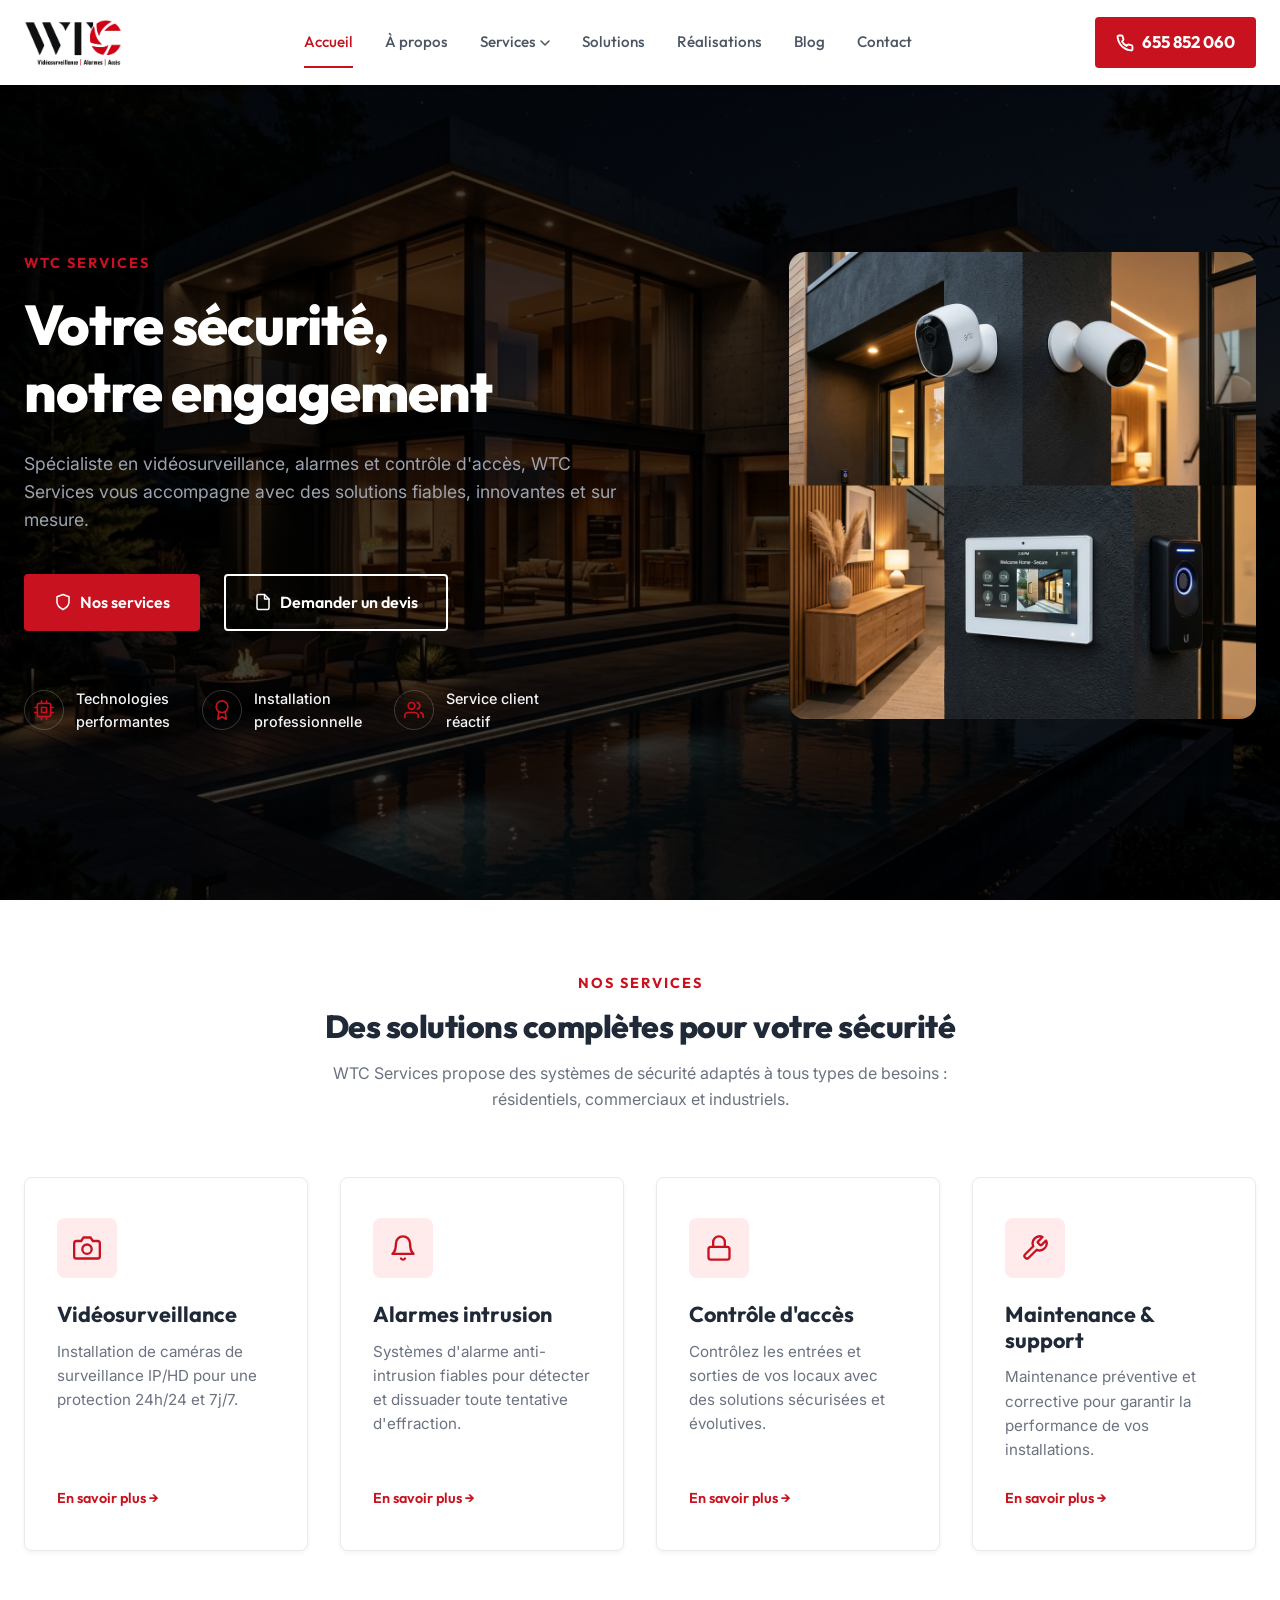
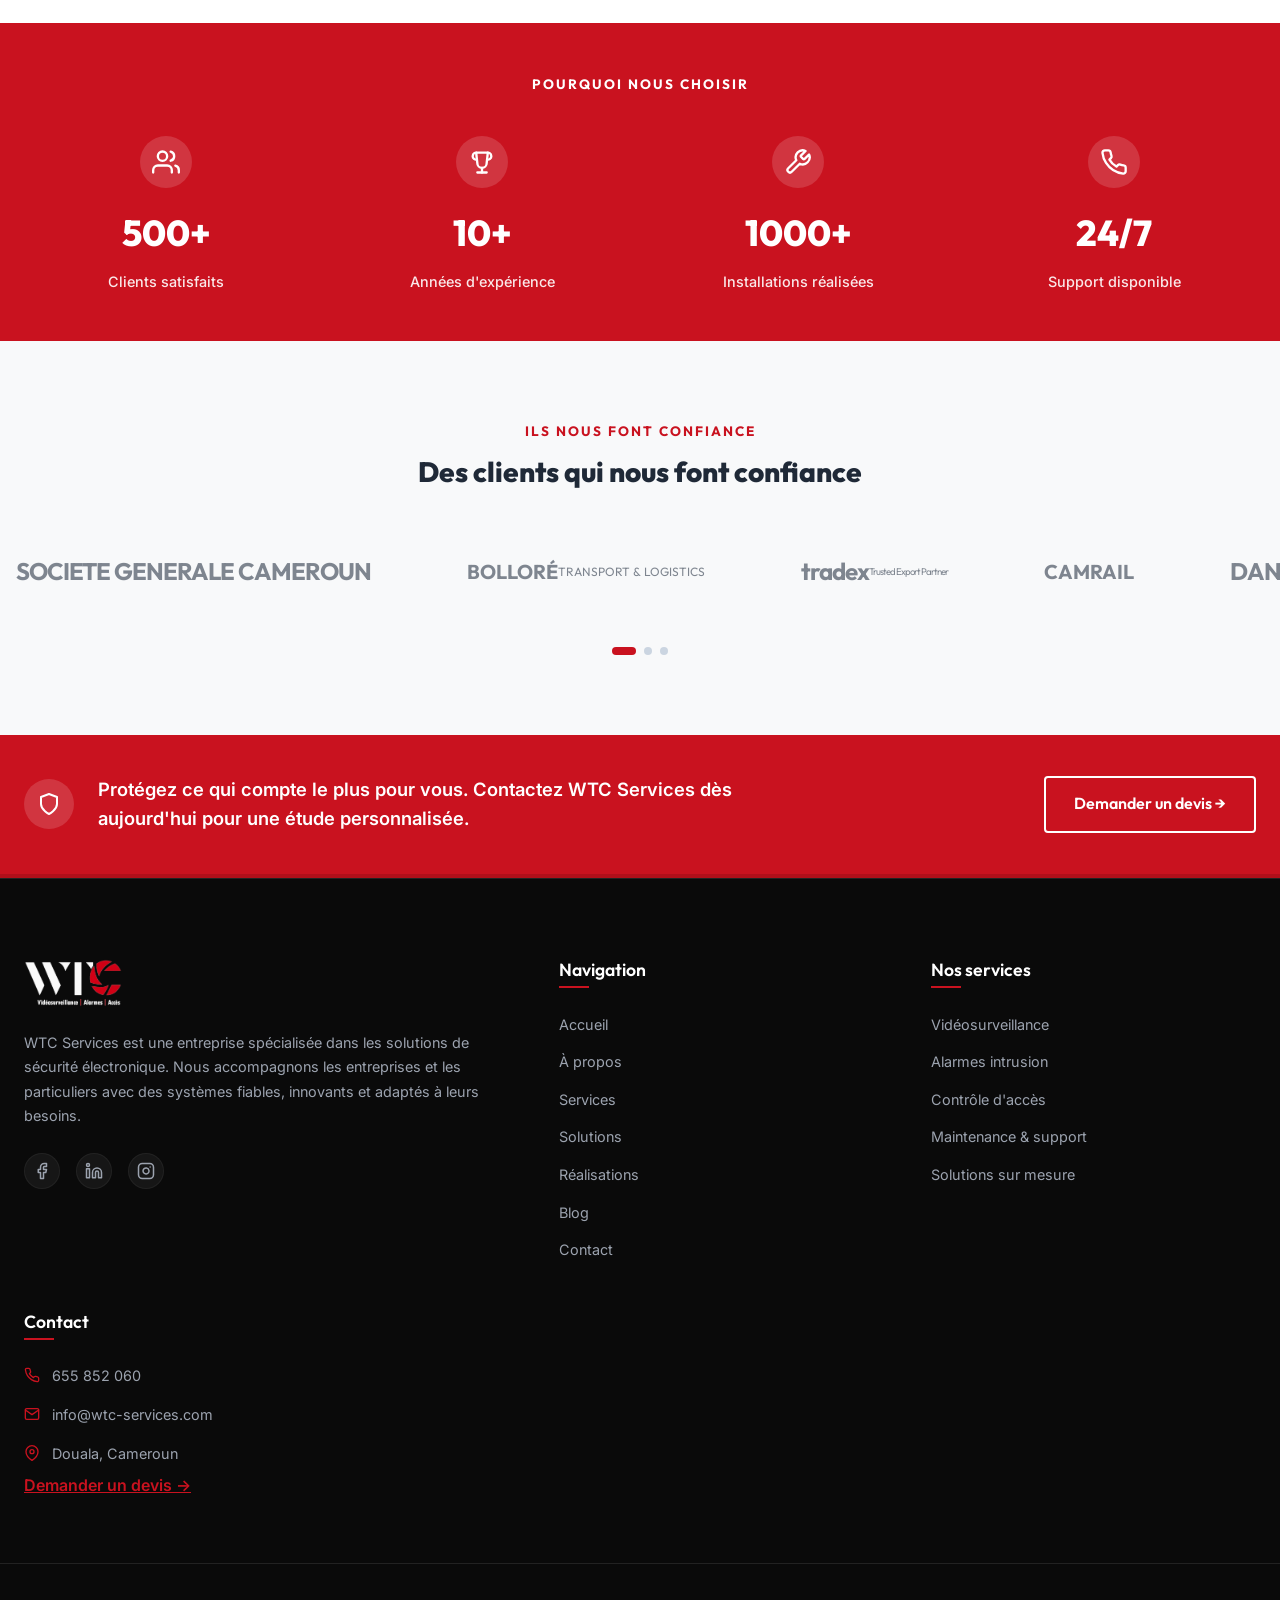
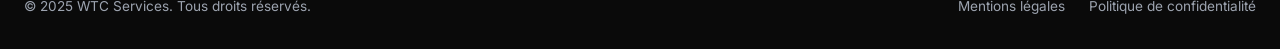
<file: index.html>
<!DOCTYPE html>
<html lang="fr">

<head>
    <meta charset="UTF-8">
    <meta name="viewport" content="width=device-width, initial-scale=1.0">

    <title>WTC Services | Vidéosurveillance, Alarmes et Contrôle d'accès</title>

    <meta name="description"
        content="Spécialiste en vidéosurveillance, alarmes et contrôle d'accès au Cameroun. WTC Services propose des solutions fiables, innovantes et sur mesure.">

    <meta name="keywords"
        content="WTC Services, vidéosurveillance, alarmes, contrôle d'accès, sécurité, caméras, Cameroun, Douala">

    <meta name="author" content="WTC Services">

    <!-- Favicon -->
    <link rel="icon" type="image/png" href="assets/images/logo-dark.png">

    <link rel="stylesheet" href="css/style.css">
</head>

<body>

    <!-- HEADER / NAVIGATION -->
    <header>
        <div class="container nav-container">
            <div class="logo-wrapper">
                <a href="index.html">
                    <!-- Elegant Custom SVG Logo -->
                    <img src="assets/images/logo-dark.png" alt="WTC Services Logo" class="logo-img">
                </a>
            </div>

            <button class="menu-toggle" id="menuToggle" aria-label="Menu principal">
                <span></span>
                <span></span>
                <span></span>
            </button>

            <nav class="nav-menu" id="navMenu">
                <a href="index.html" class="nav-link active">Accueil</a>
                <a href="a-propos.html" class="nav-link">À propos</a>
                <div class="nav-item-dropdown">
                    <a href="services.html" class="nav-link dropdown-toggle">Services <svg width="10" height="6"
                            viewBox="0 0 10 6" fill="none" xmlns="http://www.w3.org/2000/svg">
                            <path d="M1 1L5 5L9 1" stroke="currentColor" stroke-width="1.5" stroke-linecap="round"
                                stroke-linejoin="round" />
                        </svg></a>
                    <div class="dropdown-menu">
                        <a href="services.html#videosurveillance" class="dropdown-item">Vidéosurveillance</a>
                        <a href="services.html#alarmes" class="dropdown-item">Alarmes intrusion</a>
                        <a href="services.html#acces" class="dropdown-item">Contrôle d'accès</a>
                        <a href="services.html#maintenance" class="dropdown-item">Maintenance & support</a>
                    </div>
                </div>
                <a href="solutions.html" class="nav-link">Solutions</a>
                <a href="realisations.html" class="nav-link">Réalisations</a>
                <a href="blog.html" class="nav-link">Blog</a>
                <a href="contact.html" class="nav-link">Contact</a>
            </nav>

            <div class="header-btn">
                <span class="btn btn-phone">
                    <!-- Phone Icon -->
                    <svg width="18" height="18" viewBox="0 0 24 24" fill="none" stroke="currentColor" stroke-width="2.5"
                        stroke-linecap="round" stroke-linejoin="round">
                        <path
                            d="M22 16.92v3a2 2 0 0 1-2.18 2 19.79 19.79 0 0 1-8.63-3.07 19.5 19.5 0 0 1-6-6 19.79 19.79 0 0 1-3.07-8.67A2 2 0 0 1 4.11 2h3a2 2 0 0 1 2 1.72 12.84 12.84 0 0 0 .7 2.81 2 2 0 0 1-.45 2.11L8.09 9.91a16 16 0 0 0 6 6l1.27-1.27a2 2 0 0 1 2.1-.45 12.84 12.84 0 0 0 2.81.7A2 2 0 0 1 22 16.92z" />
                    </svg>
                    655 852 060
                </span>
            </div>
        </div>
    </header>

    <!-- HERO SECTION -->
    <section class="hero">
        <div class="container">
            <div class="hero-grid">
                <div class="hero-content">
                    <div class="hero-tag">WTC SERVICES</div>
                    <h1 class="hero-title">Votre sécurité,<br>notre engagement</h1>
                    <p class="hero-desc">Spécialiste en vidéosurveillance, alarmes et contrôle d'accès, WTC Services
                        vous accompagne avec des solutions fiables, innovantes et sur mesure.</p>

                    <div class="hero-buttons">
                        <a href="services.html" class="btn btn-primary">
                            <!-- Shield Icon -->
                            <svg width="18" height="18" viewBox="0 0 24 24" fill="none" stroke="currentColor"
                                stroke-width="2" stroke-linecap="round" stroke-linejoin="round">
                                <path d="M12 22s8-4 8-10V5l-8-3-8 3v7c0 6 8 10 8 10z" />
                            </svg>
                            Nos services
                        </a>
                        <a href="#" class="btn btn-secondary devis-modal-trigger">
                            <!-- Document Icon -->
                            <svg width="18" height="18" viewBox="0 0 24 24" fill="none" stroke="currentColor"
                                stroke-width="2" stroke-linecap="round" stroke-linejoin="round">
                                <path d="M14 2H6a2 2 0 0 0-2 2v16a2 2 0 0 0 2 2h12a2 2 0 0 0 2-2V8z" />
                                <polyline points="14 2 14 8 20 8" />
                            </svg>
                            Demander un devis
                        </a>
                    </div>

                    <div class="hero-highlights">
                        <div class="highlight-item">
                            <div class="highlight-icon-wrapper">
                                <!-- CPU Icon -->
                                <svg width="20" height="20" viewBox="0 0 24 24" fill="none" stroke="currentColor"
                                    stroke-width="2" stroke-linecap="round" stroke-linejoin="round">
                                    <rect x="4" y="4" width="16" height="16" rx="2" ry="2" />
                                    <rect x="9" y="9" width="6" height="6" />
                                    <line x1="9" y1="1" x2="9" y2="4" />
                                    <line x1="15" y1="1" x2="15" y2="4" />
                                    <line x1="9" y1="20" x2="9" y2="23" />
                                    <line x1="15" y1="20" x2="15" y2="23" />
                                    <line x1="20" y1="9" x2="23" y2="9" />
                                    <line x1="20" y1="15" x2="23" y2="15" />
                                    <line x1="1" y1="9" x2="4" y2="9" />
                                    <line x1="1" y1="15" x2="4" y2="15" />
                                </svg>
                            </div>
                            <span class="highlight-text">Technologies<br>performantes</span>
                        </div>
                        <div class="highlight-item">
                            <div class="highlight-icon-wrapper">
                                <!-- Award Icon -->
                                <svg width="20" height="20" viewBox="0 0 24 24" fill="none" stroke="currentColor"
                                    stroke-width="2" stroke-linecap="round" stroke-linejoin="round">
                                    <circle cx="12" cy="8" r="7" />
                                    <polyline points="8.21 13.89 7 23 12 20 17 23 15.79 13.88" />
                                </svg>
                            </div>
                            <span class="highlight-text">Installation<br>professionnelle</span>
                        </div>
                        <div class="highlight-item">
                            <div class="highlight-icon-wrapper">
                                <!-- Users Icon -->
                                <svg width="20" height="20" viewBox="0 0 24 24" fill="none" stroke="currentColor"
                                    stroke-width="2" stroke-linecap="round" stroke-linejoin="round">
                                    <path d="M17 21v-2a4 4 0 0 0-4-4H5a4 4 0 0 0-4 4v2" />
                                    <circle cx="9" cy="7" r="4" />
                                    <path d="M23 21v-2a4 4 0 0 0-3-3.87" />
                                    <path d="M16 3.13a4 4 0 0 1 0 7.75" />
                                </svg>
                            </div>
                            <span class="highlight-text">Service client<br>réactif</span>
                        </div>
                    </div>
                </div>

                <div class="hero-products">
                    <div class="products-collage">
                        <!-- Central generated composite mockup image representing the high quality security hardware -->
                        <img src="assets/images/security_equipment.png"
                            alt="Systèmes de sécurité professionnels WTC Services"
                            style="width: 100%; border-radius: var(--radius-lg); box-shadow: var(--shadow-lg);">
                    </div>
                </div>
            </div>
        </div>
    </section>

    <!-- SERVICES SECTION -->
    <section class="section">
        <div class="container">
            <div class="section-header">
                <span class="section-tag">Nos Services</span>
                <h2 class="section-title">Des solutions complètes pour votre sécurité</h2>
                <p class="section-desc">WTC Services propose des systèmes de sécurité adaptés à tous types de besoins :
                    résidentiels, commerciaux et industriels.</p>
            </div>

            <div class="services-grid">
                <!-- Card 1 -->
                <div class="service-card">
                    <div class="service-icon-wrapper">
                        <!-- Camera Icon -->
                        <svg width="28" height="28" viewBox="0 0 24 24" fill="none" stroke="currentColor"
                            stroke-width="2" stroke-linecap="round" stroke-linejoin="round">
                            <path
                                d="M23 19a2 2 0 0 1-2 2H3a2 2 0 0 1-2-2V8a2 2 0 0 1 2-2h4l2-3h6l2 3h4a2 2 0 0 1 2 2z" />
                            <circle cx="12" cy="13" r="4" />
                        </svg>
                    </div>
                    <h3 class="service-title">Vidéosurveillance</h3>
                    <p class="service-text">Installation de caméras de surveillance IP/HD pour une protection 24h/24 et
                        7j/7.</p>
                    <a href="services.html#videosurveillance" class="service-link">En savoir plus &rarr;</a>
                </div>

                <!-- Card 2 -->
                <div class="service-card">
                    <div class="service-icon-wrapper">
                        <!-- Bell Icon -->
                        <svg width="28" height="28" viewBox="0 0 24 24" fill="none" stroke="currentColor"
                            stroke-width="2" stroke-linecap="round" stroke-linejoin="round">
                            <path d="M18 8A6 6 0 0 0 6 8c0 7-3 9-3 9h18s-3-2-3-9" />
                            <path d="M13.73 21a2 2 0 0 1-3.46 0" />
                        </svg>
                    </div>
                    <h3 class="service-title">Alarmes intrusion</h3>
                    <p class="service-text">Systèmes d'alarme anti-intrusion fiables pour détecter et dissuader toute
                        tentative d'effraction.</p>
                    <a href="services.html#alarmes" class="service-link">En savoir plus &rarr;</a>
                </div>

                <!-- Card 3 -->
                <div class="service-card">
                    <div class="service-icon-wrapper">
                        <!-- Keypad Lock Icon -->
                        <svg width="28" height="28" viewBox="0 0 24 24" fill="none" stroke="currentColor"
                            stroke-width="2" stroke-linecap="round" stroke-linejoin="round">
                            <rect x="3" y="11" width="18" height="11" rx="2" ry="2" />
                            <path d="M7 11V7a5 5 0 0 1 10 0v4" />
                        </svg>
                    </div>
                    <h3 class="service-title">Contrôle d'accès</h3>
                    <p class="service-text">Contrôlez les entrées et sorties de vos locaux avec des solutions sécurisées
                        et évolutives.</p>
                    <a href="services.html#acces" class="service-link">En savoir plus &rarr;</a>
                </div>

                <!-- Card 4 -->
                <div class="service-card">
                    <div class="service-icon-wrapper">
                        <!-- Wrench Icon -->
                        <svg width="28" height="28" viewBox="0 0 24 24" fill="none" stroke="currentColor"
                            stroke-width="2" stroke-linecap="round" stroke-linejoin="round">
                            <path
                                d="M14.7 6.3a1 1 0 0 0 0 1.4l1.6 1.6a1 1 0 0 0 1.4 0l3.77-3.77a6 6 0 0 1-7.94 7.94l-6.91 6.91a2.12 2.12 0 0 1-3-3l6.91-6.91a6 6 0 0 1 7.94-7.94l-3.76 3.76z" />
                        </svg>
                    </div>
                    <h3 class="service-title">Maintenance & support</h3>
                    <p class="service-text">Maintenance préventive et corrective pour garantir la performance de vos
                        installations.</p>
                    <a href="services.html#maintenance" class="service-link">En savoir plus &rarr;</a>
                </div>
            </div>
        </div>
    </section>

    <!-- STATS / POURQUOI NOUS CHOISIR SECTION -->
    <section class="stats-section">
        <div class="container">
            <div style="text-align: center; margin-bottom: 2.5rem;">
                <span
                    style="text-transform: uppercase; font-family: var(--font-heading); font-weight: 700; font-size: 0.85rem; letter-spacing: 2px;">Pourquoi
                    nous choisir</span>
            </div>

            <div class="stats-grid">
                <div class="stat-item">
                    <span class="stat-icon"><svg width="28" height="28" viewBox="0 0 24 24" fill="none"
                            stroke="currentColor" stroke-width="2" stroke-linecap="round" stroke-linejoin="round">
                            <path d="M17 21v-2a4 4 0 0 0-4-4H5a4 4 0 0 0-4 4v2" />
                            <circle cx="9" cy="7" r="4" />
                            <path d="M23 21v-2a4 4 0 0 0-3-3.87" />
                            <path d="M16 3.13a4 4 0 0 1 0 7.75" />
                        </svg></span>
                    <span class="stat-number">500+</span>
                    <span class="stat-label">Clients satisfaits</span>
                </div>
                <div class="stat-item">
                    <span class="stat-icon"><svg width="28" height="28" viewBox="0 0 24 24" fill="none"
                            stroke="currentColor" stroke-width="2" stroke-linecap="round" stroke-linejoin="round">
                            <polyline points="8 21 12 21 16 21" />
                            <line x1="12" y1="17" x2="12" y2="21" />
                            <path d="M7 4H17L16 13C16 15.2 14.2 17 12 17C9.8 17 8 15.2 8 13Z" />
                            <path d="M7 4C7 4 4 4 4 7C4 9 6 10 7 10" />
                            <path d="M17 4C17 4 20 4 20 7C20 9 18 10 17 10" />
                        </svg></span>
                    <span class="stat-number">10+</span>
                    <span class="stat-label">Années d'expérience</span>
                </div>
                <div class="stat-item">
                    <span class="stat-icon"><svg width="28" height="28" viewBox="0 0 24 24" fill="none"
                            stroke="currentColor" stroke-width="2" stroke-linecap="round" stroke-linejoin="round">
                            <path
                                d="M14.7 6.3a1 1 0 0 0 0 1.4l1.6 1.6a1 1 0 0 0 1.4 0l3.77-3.77a6 6 0 0 1-7.94 7.94l-6.91 6.91a2.12 2.12 0 0 1-3-3l6.91-6.91a6 6 0 0 1 7.94-7.94l-3.76 3.76z" />
                        </svg></span>
                    <span class="stat-number">1000+</span>
                    <span class="stat-label">Installations réalisées</span>
                </div>
                <div class="stat-item">
                    <span class="stat-icon"><svg width="28" height="28" viewBox="0 0 24 24" fill="none"
                            stroke="currentColor" stroke-width="2" stroke-linecap="round" stroke-linejoin="round">
                            <path
                                d="M22 16.92v3a2 2 0 0 1-2.18 2 19.79 19.79 0 0 1-8.63-3.07 19.5 19.5 0 0 1-6-6 19.79 19.79 0 0 1-3.07-8.67A2 2 0 0 1 4.11 2h3a2 2 0 0 1 2 1.72 12.84 12.84 0 0 0 .7 2.81 2 2 0 0 1-.45 2.11L8.09 9.91a16 16 0 0 0 6 6l1.27-1.27a2 2 0 0 1 2.1-.45 12.84 12.84 0 0 0 2.81.7A2 2 0 0 1 22 16.92z" />
                        </svg></span>
                    <span class="stat-number">24/7</span>
                    <span class="stat-label">Support disponible</span>
                </div>
            </div>
        </div>
    </section>

    <!-- CLIENTS LOGO SECTION -->
    <section class="clients-section">
        <div class="container" style="text-align: center; margin-bottom: 3rem;">
            <span class="section-tag" style="font-size: 0.85rem;">Ils nous font confiance</span>
            <h3 style="font-size: 1.75rem; font-weight: 800; font-family: var(--font-heading); margin-top: 0.5rem;">Des
                clients qui nous font confiance</h3>
        </div>

        <div class="slider-container">
            <div class="logos-track">
                <!-- Double items for infinite looping -->
                <div class="logo-item bold">SOCIETE GENERALE CAMEROUN</div>
                <div class="logo-item font-heading">BOLLORÉ <span
                        style="font-size:0.75rem; font-weight:400; display:block;">TRANSPORT & LOGISTICS</span></div>
                <div class="logo-item bold">tradex <span
                        style="font-size:0.6rem; font-weight:400; display:block;">Trusted Export Partner</span></div>
                <div class="logo-item">CAMRAIL</div>
                <div class="logo-item bold">DANGOTE CEMENT</div>
                <div class="logo-item">CIMENCAM <span style="font-size:0.65rem; display:block;">HEIDELBERGCEMENT
                        Group</span></div>

                <!-- Repeat for smooth scroll loop -->
                <div class="logo-item bold">SOCIETE GENERALE CAMEROUN</div>
                <div class="logo-item font-heading">BOLLORÉ <span
                        style="font-size:0.75rem; font-weight:400; display:block;">TRANSPORT & LOGISTICS</span></div>
                <div class="logo-item bold">tradex <span
                        style="font-size:0.6rem; font-weight:400; display:block;">Trusted Export Partner</span></div>
                <div class="logo-item">CAMRAIL</div>
                <div class="logo-item bold">DANGOTE CEMENT</div>
                <div class="logo-item">CIMENCAM <span style="font-size:0.65rem; display:block;">HEIDELBERGCEMENT
                        Group</span></div>
            </div>
        </div>

        <div class="slider-dots">
            <div class="dot active"></div>
            <div class="dot"></div>
            <div class="dot"></div>
        </div>
    </section>

    <!-- CTA BANNER -->
    <section class="cta-banner">
        <div class="container cta-container">
            <div class="cta-content">
                <div class="cta-icon-wrapper">
                    <!-- Shield Icon -->
                    <svg width="24" height="24" viewBox="0 0 24 24" fill="none" stroke="currentColor" stroke-width="2"
                        stroke-linecap="round" stroke-linejoin="round">
                        <path d="M12 22s8-4 8-10V5l-8-3-8 3v7c0 6 8 10 8 10z" />
                    </svg>
                </div>
                <div class="cta-text">
                    Protégez ce qui compte le plus pour vous. Contactez WTC Services dès aujourd'hui pour une étude
                    personnalisée.
                </div>
            </div>
            <div>
                <a href="#" class="btn btn-secondary devis-modal-trigger"
                    style="white-space: nowrap; border-color: var(--light); color: var(--light);">
                    Demander un devis &rarr;
                </a>
            </div>
        </div>
    </section>

    <!-- FOOTER -->
    <footer>
        <div class="container footer-grid">
            <div class="footer-col-about">
                <img src="assets/images/logo-light.png" alt="WTC Services Logo" class="logo-img">
                <p class="footer-about-text">WTC Services est une entreprise spécialisée dans les solutions de sécurité
                    électronique. Nous accompagnons les entreprises et les particuliers avec des systèmes fiables,
                    innovants et adaptés à leurs besoins.</p>
                <div class="social-links">
                    <a href="https://www.facebook.com/share/1FuHMtW9iQ" class="social-link" target="_blank"
                        aria-label="Facebook">
                        <svg width="18" height="18" viewBox="0 0 24 24" fill="none" stroke="currentColor"
                            stroke-width="2" stroke-linecap="round" stroke-linejoin="round">
                            <path d="M18 2h-3a5 5 0 0 0-5 5v3H7v4h3v8h4v-8h3l1-4h-4V7a1 1 0 0 1 1-1h3z" />
                        </svg>
                    </a>
                    <a href="https://www.linkedin.com/company/wtc-services" class="social-link" target="_blank"
                        aria-label="LinkedIn">
                        <svg width="18" height="18" viewBox="0 0 24 24" fill="none" stroke="currentColor"
                            stroke-width="2" stroke-linecap="round" stroke-linejoin="round">
                            <path d="M16 8a6 6 0 0 1 6 6v7h-4v-7a2 2 0 0 0-2-2 2 2 0 0 0-2 2v7h-4v-7a6 6 0 0 1 6-6z" />
                            <rect x="2" y="9" width="4" height="12" />
                            <circle cx="4" cy="4" r="2" />
                        </svg>
                    </a>
                    <a href="https://instagram.com" class="social-link" target="_blank" aria-label="Instagram">
                        <svg width="18" height="18" viewBox="0 0 24 24" fill="none" stroke="currentColor"
                            stroke-width="2" stroke-linecap="round" stroke-linejoin="round">
                            <rect x="2" y="2" width="20" height="20" rx="5" ry="5" />
                            <path d="M16 11.37A4 4 0 1 1 12.63 8 4 4 0 0 1 16 11.37z" />
                            <line x1="17.5" y1="6.5" x2="17.51" y2="6.5" />
                        </svg>
                    </a>
                </div>
            </div>

            <div>
                <h4 class="footer-title">Navigation</h4>
                <ul class="footer-links">
                    <li><a href="index.html" class="footer-link">Accueil</a></li>
                    <li><a href="a-propos.html" class="footer-link">À propos</a></li>
                    <li><a href="services.html" class="footer-link">Services</a></li>
                    <li><a href="solutions.html" class="footer-link">Solutions</a></li>
                    <li><a href="realisations.html" class="footer-link">Réalisations</a></li>
                    <li><a href="blog.html" class="footer-link">Blog</a></li>
                    <li><a href="contact.html" class="footer-link">Contact</a></li>
                </ul>
            </div>

            <div>
                <h4 class="footer-title">Nos services</h4>
                <ul class="footer-links">
                    <li><a href="services.html#videosurveillance" class="footer-link">Vidéosurveillance</a></li>
                    <li><a href="services.html#alarmes" class="footer-link">Alarmes intrusion</a></li>
                    <li><a href="services.html#acces" class="footer-link">Contrôle d'accès</a></li>
                    <li><a href="services.html#maintenance" class="footer-link">Maintenance & support</a></li>
                    <li><a href="solutions.html" class="footer-link">Solutions sur mesure</a></li>
                </ul>
            </div>

            <div class="footer-col-contact">
                <h4 class="footer-title">Contact</h4>
                <ul class="contact-info-list">
                    <li class="contact-info-item">
                        <svg class="contact-info-icon" width="16" height="16" viewBox="0 0 24 24" fill="none"
                            stroke="currentColor" stroke-width="2" stroke-linecap="round" stroke-linejoin="round">
                            <path
                                d="M22 16.92v3a2 2 0 0 1-2.18 2 19.79 19.79 0 0 1-8.63-3.07 19.5 19.5 0 0 1-6-6 19.79 19.79 0 0 1-3.07-8.67A2 2 0 0 1 4.11 2h3a2 2 0 0 1 2 1.72 12.84 12.84 0 0 0 .7 2.81 2 2 0 0 1-.45 2.11L8.09 9.91a16 16 0 0 0 6 6l1.27-1.27a2 2 0 0 1 2.1-.45 12.84 12.84 0 0 0 2.81.7A2 2 0 0 1 22 16.92z" />
                        </svg>
                        <span>655 852 060</span>
                    </li>
                    <li class="contact-info-item">
                        <svg class="contact-info-icon" width="16" height="16" viewBox="0 0 24 24" fill="none"
                            stroke="currentColor" stroke-width="2" stroke-linecap="round" stroke-linejoin="round">
                            <path d="M4 4h16c1.1 0 2 .9 2 2v12c0 1.1-.9 2-2 2H4c-1.1 0-2-.9-2-2V6c0-1.1.9-2 2-2z" />
                            <polyline points="22,6 12,13 2,6" />
                        </svg>
                        <span>info@wtc-services.com</span>
                    </li>
                    <li class="contact-info-item">
                        <svg class="contact-info-icon" width="16" height="16" viewBox="0 0 24 24" fill="none"
                            stroke="currentColor" stroke-width="2" stroke-linecap="round" stroke-linejoin="round">
                            <path d="M21 10c0 7-9 13-9 13s-9-6-9-13a9 9 0 0 1 18 0z" />
                            <circle cx="12" cy="10" r="3" />
                        </svg>
                        <span>Douala, Cameroun</span>
                    </li>
                </ul>
                <a href="#" class="footer-devis-link devis-modal-trigger">Demander un devis &rarr;</a>
            </div>
        </div>

        <div class="container footer-bottom">
            <div>
                &copy; 2025 WTC Services. Tous droits réservés.
            </div>
            <div class="footer-bottom-links">
                <a href="#" class="footer-bottom-link">Mentions légales</a>
                <a href="#" class="footer-bottom-link">Politique de confidentialité</a>
            </div>
        </div>
    </footer>

    <!-- MODAL DEVIS -->
    <div class="modal" id="devisModal">
        <div class="modal-content">
            <button class="modal-close" id="modalClose" aria-label="Fermer la boîte de dialogue">&times;</button>
            <h3 class="modal-title">Demande de devis</h3>
            <p class="modal-desc">Obtenez une étude personnalisée et gratuite pour la sécurisation de vos locaux.</p>

            <form id="devisForm">
                <div class="form-row">
                    <div class="form-group">
                        <label class="form-label" for="devisNom">Nom complet *</label>
                        <input class="form-control" type="text" id="devisNom" required placeholder="Ex: Jean Dupont">
                    </div>
                    <div class="form-group">
                        <label class="form-label" for="devisEntreprise">Entreprise / Organisation</label>
                        <input class="form-control" type="text" id="devisEntreprise" placeholder="Ex: WTC SARL">
                    </div>
                </div>

                <div class="form-row">
                    <div class="form-group">
                        <label class="form-label" for="devisEmail">Email *</label>
                        <input class="form-control" type="email" id="devisEmail" required
                            placeholder="Ex: jean.dupont@mail.com">
                    </div>
                    <div class="form-group">
                        <label class="form-label" for="devisTel">Téléphone *</label>
                        <input class="form-control" type="tel" id="devisTel" required placeholder="Ex: 655 852 060">
                    </div>
                </div>

                <div class="form-group">
                    <label class="form-label" for="devisService">Service principal souhaité *</label>
                    <select class="form-control" id="devisService" required>
                        <option value="">Sélectionnez un service...</option>
                        <option value="videosurveillance">Vidéosurveillance</option>
                        <option value="alarmes">Alarmes anti-intrusion</option>
                        <option value="acces">Contrôle d'accès</option>
                        <option value="maintenance">Maintenance & Support</option>
                        <option value="complet">Solution complète de sécurité</option>
                    </select>
                </div>

                <div class="form-group">
                    <label class="form-label" for="devisMsg">Description du projet (besoins, type de local...) *</label>
                    <textarea class="form-control" id="devisMsg" rows="4" required
                        placeholder="Décrivez votre besoin en quelques lignes..."></textarea>
                </div>

                <button type="submit" class="btn btn-primary" style="width: 100%; margin-top: 1rem;">Envoyer la demande
                    de devis</button>
            </form>
        </div>
    </div>

    <!-- MAIN JS -->
    <script src="js/main.js"></script>
</body>

</html>
</file>
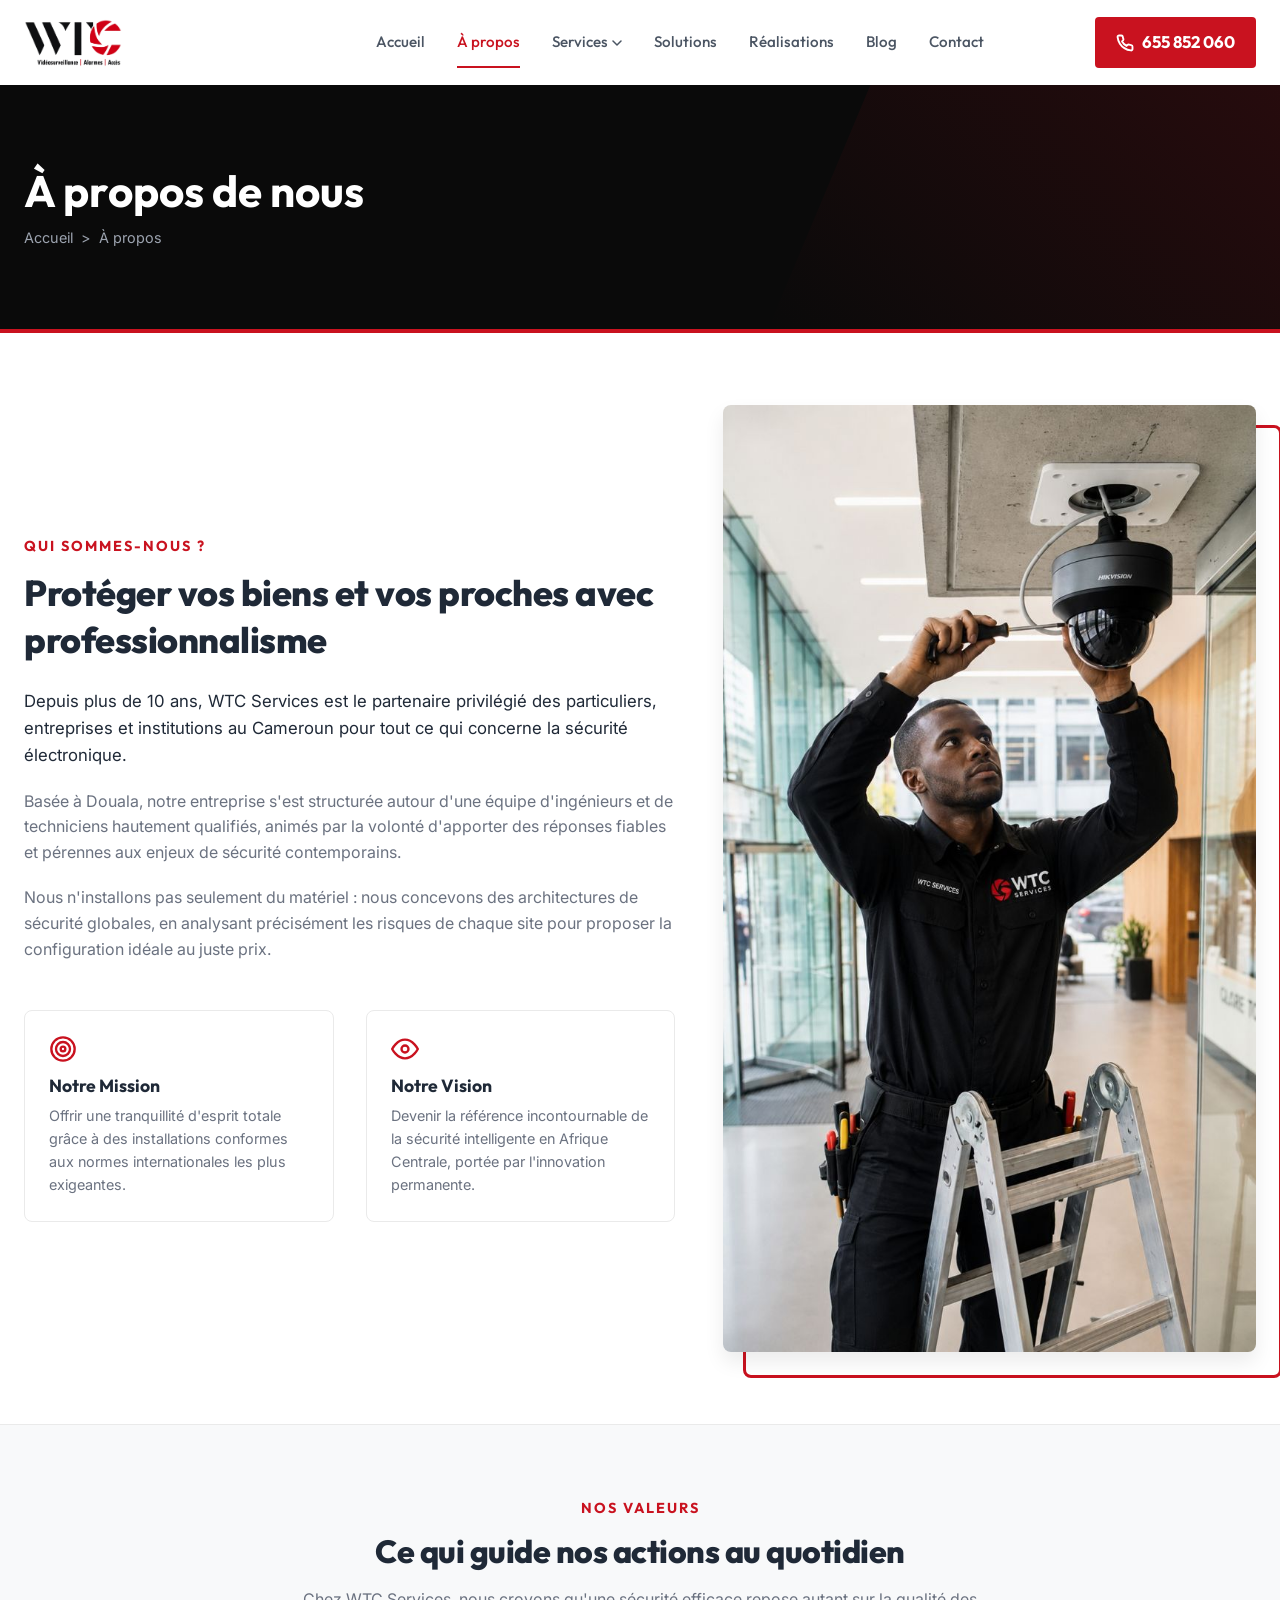
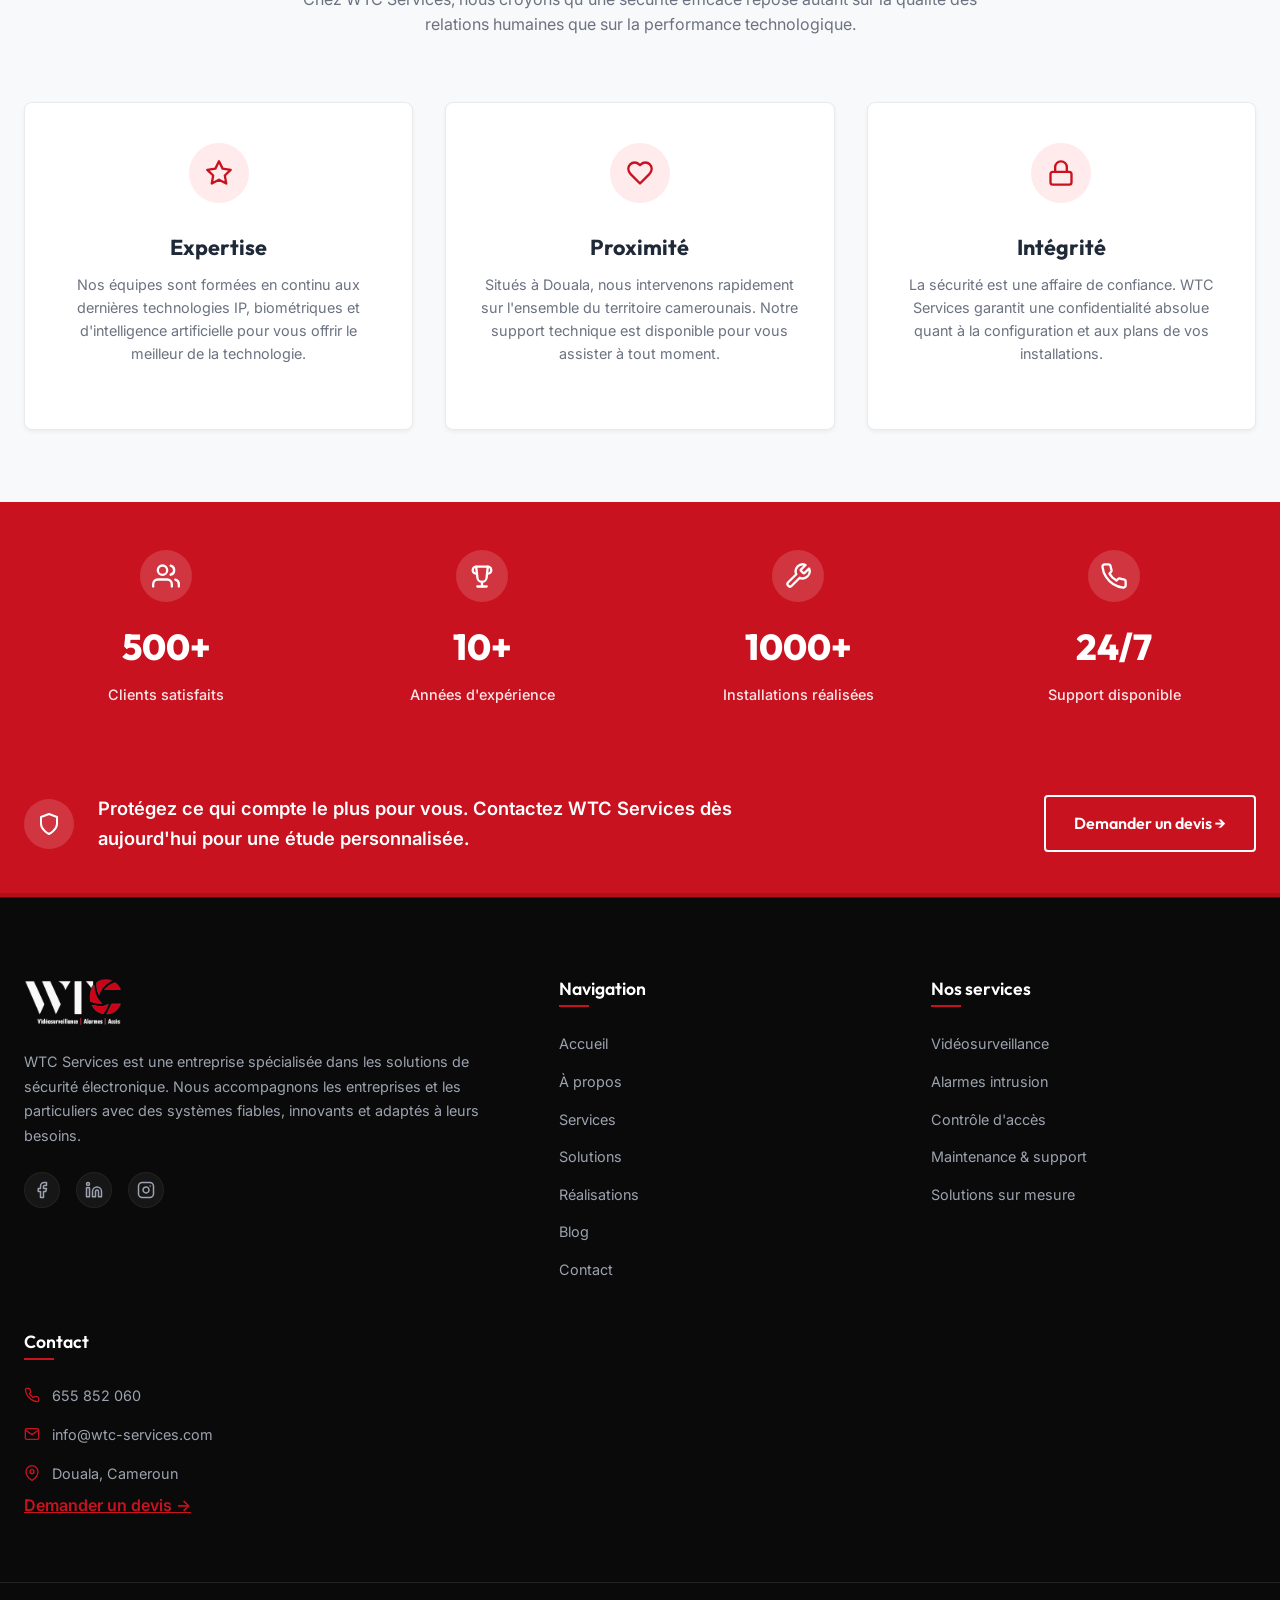
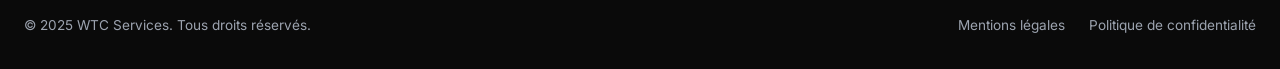
<file: a-propos.html>
<!DOCTYPE html>
<html lang="fr">

<head>
    <meta charset="UTF-8">
    <meta name="viewport" content="width=device-width, initial-scale=1.0">
    <title>À propos | WTC Services - Leader en sécurité électronique</title>
    <meta name="description"
        content="Découvrez WTC Services, votre partenaire de confiance au Cameroun pour la vidéosurveillance, le contrôle d'accès et les systèmes d'alarme.">
    <!-- Favicon -->
    <link rel="icon" type="image/png" href="assets/images/logo-dark.png">
    <link rel="stylesheet" href="css/style.css">
</head>

<body>

    <!-- HEADER / NAVIGATION -->
    <header>
        <div class="container nav-container">
            <div class="logo-wrapper">
                <a href="index.html">
                    <img src="assets/images/logo-dark.png" alt="WTC Services Logo" class="logo-img">
                </span>
            </div>

            <button class="menu-toggle" id="menuToggle" aria-label="Menu principal">
                <span></span>
                <span></span>
                <span></span>
            </button>

            <nav class="nav-menu" id="navMenu">
                <a href="index.html" class="nav-link">Accueil</a>
                <a href="a-propos.html" class="nav-link active">À propos</a>
                <div class="nav-item-dropdown">
                    <a href="services.html" class="nav-link dropdown-toggle">Services <svg width="10" height="6"
                            viewBox="0 0 10 6" fill="none" xmlns="http://www.w3.org/2000/svg">
                            <path d="M1 1L5 5L9 1" stroke="currentColor" stroke-width="1.5" stroke-linecap="round"
                                stroke-linejoin="round" />
                        </svg></a>
                    <div class="dropdown-menu">
                        <a href="services.html#videosurveillance" class="dropdown-item">Vidéosurveillance</a>
                        <a href="services.html#alarmes" class="dropdown-item">Alarmes intrusion</a>
                        <a href="services.html#acces" class="dropdown-item">Contrôle d'accès</a>
                        <a href="services.html#maintenance" class="dropdown-item">Maintenance & support</a>
                    </div>
                </div>
                <a href="solutions.html" class="nav-link">Solutions</a>
                <a href="realisations.html" class="nav-link">Réalisations</a>
                <a href="blog.html" class="nav-link">Blog</a>
                <a href="contact.html" class="nav-link">Contact</a>
            </nav>

            <div class="header-btn">
                <span class="btn btn-phone">
                    <svg width="18" height="18" viewBox="0 0 24 24" fill="none" stroke="currentColor" stroke-width="2.5"
                        stroke-linecap="round" stroke-linejoin="round">
                        <path
                            d="M22 16.92v3a2 2 0 0 1-2.18 2 19.79 19.79 0 0 1-8.63-3.07 19.5 19.5 0 0 1-6-6 19.79 19.79 0 0 1-3.07-8.67A2 2 0 0 1 4.11 2h3a2 2 0 0 1 2 1.72 12.84 12.84 0 0 0 .7 2.81 2 2 0 0 1-.45 2.11L8.09 9.91a16 16 0 0 0 6 6l1.27-1.27a2 2 0 0 1 2.1-.45 12.84 12.84 0 0 0 2.81.7A2 2 0 0 1 22 16.92z" />
                    </svg>
                    655 852 060
                </a>
            </div>
        </div>
    </header>

    <!-- PAGE HERO -->
    <section class="page-hero">
        <div class="container">
            <h1 class="page-title">À propos de nous</h1>
            <div class="breadcrumbs">
                <a href="index.html">Accueil</a>
                <span>&gt;</span>
                <span>À propos</span>
            </div>
        </div>
    </section>

    <!-- ABOUT DETAIL SECTION -->
    <section class="section">
        <div class="container">
            <div class="about-grid">
                <div>
                    <span class="section-tag">Qui sommes-nous ?</span>
                    <h2 class="section-title" style="font-size: 2.25rem; line-height: 1.3; margin-bottom: 1.5rem;">
                        Protéger vos biens et vos proches avec professionnalisme</h2>
                    <p style="font-size: 1.05rem; margin-bottom: 1.25rem; color: var(--text-dark);">
                        Depuis plus de 10 ans, WTC Services est le partenaire privilégié des particuliers, entreprises
                        et institutions au Cameroun pour tout ce qui concerne la sécurité électronique.
                    </p>
                    <p style="margin-bottom: 1.25rem; color: var(--text-muted);">
                        Basée à Douala, notre entreprise s'est structurée autour d'une équipe d'ingénieurs et de
                        techniciens hautement qualifiés, animés par la volonté d'apporter des réponses fiables et
                        pérennes aux enjeux de sécurité contemporains.
                    </p>
                    <p style="margin-bottom: 2rem; color: var(--text-muted);">
                        Nous n'installons pas seulement du matériel : nous concevons des architectures de sécurité
                        globales, en analysant précisément les risques de chaque site pour proposer la configuration
                        idéale au juste prix.
                    </p>

                    <div class="about-features">
                        <div class="about-feat-card">
                            <span class="about-feat-icon"><svg width="28" height="28" viewBox="0 0 24 24" fill="none"
                                    stroke="currentColor" stroke-width="2" stroke-linecap="round"
                                    stroke-linejoin="round">
                                    <circle cx="12" cy="12" r="10" />
                                    <circle cx="12" cy="12" r="6" />
                                    <circle cx="12" cy="12" r="2" />
                                </svg></span>
                            <h4 style="font-size: 1.1rem; margin-bottom: 0.5rem;">Notre Mission</h4>
                            <p style="font-size: 0.9rem; color: var(--text-muted);">Offrir une tranquillité d'esprit
                                totale grâce à des installations conformes aux normes internationales les plus
                                exigeantes.</p>
                        </div>
                        <div class="about-feat-card">
                            <span class="about-feat-icon"><svg width="28" height="28" viewBox="0 0 24 24" fill="none"
                                    stroke="currentColor" stroke-width="2" stroke-linecap="round"
                                    stroke-linejoin="round">
                                    <path d="M1 12s4-8 11-8 11 8 11 8-4 8-11 8-11-8-11-8z" />
                                    <circle cx="12" cy="12" r="3" />
                                </svg></span>
                            <h4 style="font-size: 1.1rem; margin-bottom: 0.5rem;">Notre Vision</h4>
                            <p style="font-size: 0.9rem; color: var(--text-muted);">Devenir la référence incontournable
                                de la sécurité intelligente en Afrique Centrale, portée par l'innovation permanente.</p>
                        </div>
                    </div>
                </div>

                <div class="about-image-wrapper">
                    <img src="assets/images/technicien.jpeg" alt="Technicien WTC Services installant une caméra"
                        class="about-img" style="width: 100%;">
                </div>
            </div>
        </div>
    </section>

    <!-- VALUES SECTION -->
    <section class="section" style="background-color: var(--light-bg); border-top: 1px solid var(--light-border);">
        <div class="container">
            <div class="section-header">
                <span class="section-tag">Nos Valeurs</span>
                <h2 class="section-title">Ce qui guide nos actions au quotidien</h2>
                <p class="section-desc">Chez WTC Services, nous croyons qu'une sécurité efficace repose autant sur la
                    qualité des relations humaines que sur la performance technologique.</p>
            </div>

            <div class="services-grid">
                <div class="service-card" style="text-align: center; align-items: center;">
                    <div class="service-icon-wrapper" style="border-radius: 50%;"><svg width="28" height="28"
                            viewBox="0 0 24 24" fill="none" stroke="currentColor" stroke-width="2"
                            stroke-linecap="round" stroke-linejoin="round">
                            <polygon
                                points="12 2 15.09 8.26 22 9.27 17 14.14 18.18 21.02 12 17.77 5.82 21.02 7 14.14 2 9.27 8.91 8.26 12 2" />
                        </svg></div>
                    <h3 class="service-title" style="margin-top: 0.5rem;">Expertise</h3>
                    <p class="service-text" style="font-size: 0.9rem;">Nos équipes sont formées en continu aux dernières
                        technologies IP, biométriques et d'intelligence artificielle pour vous offrir le meilleur de la
                        technologie.</p>
                </div>
                <div class="service-card" style="text-align: center; align-items: center;">
                    <div class="service-icon-wrapper" style="border-radius: 50%;"><svg width="28" height="28"
                            viewBox="0 0 24 24" fill="none" stroke="currentColor" stroke-width="2"
                            stroke-linecap="round" stroke-linejoin="round">
                            <path
                                d="M20.42 4.58a5.4 5.4 0 0 0-7.65 0l-.77.78-.77-.78a5.4 5.4 0 0 0-7.65 0C1.46 6.7 1.33 10.28 4 13l8 8 8-8c2.67-2.72 2.54-6.3.42-8.42z" />
                        </svg></div>
                    <h3 class="service-title" style="margin-top: 0.5rem;">Proximité</h3>
                    <p class="service-text" style="font-size: 0.9rem;">Situés à Douala, nous intervenons rapidement sur
                        l'ensemble du territoire camerounais. Notre support technique est disponible pour vous assister
                        à tout moment.</p>
                </div>
                <div class="service-card" style="text-align: center; align-items: center;">
                    <div class="service-icon-wrapper" style="border-radius: 50%;"><svg width="28" height="28"
                            viewBox="0 0 24 24" fill="none" stroke="currentColor" stroke-width="2"
                            stroke-linecap="round" stroke-linejoin="round">
                            <rect x="3" y="11" width="18" height="11" rx="2" ry="2" />
                            <path d="M7 11V7a5 5 0 0 1 10 0v4" />
                        </svg></div>
                    <h3 class="service-title" style="margin-top: 0.5rem;">Intégrité</h3>
                    <p class="service-text" style="font-size: 0.9rem;">La sécurité est une affaire de confiance. WTC
                        Services garantit une confidentialité absolue quant à la configuration et aux plans de vos
                        installations.</p>
                </div>
            </div>
        </div>
    </section>

    <!-- STATS SECTION -->
    <section class="stats-section">
        <div class="container">
            <div class="stats-grid">
                <div class="stat-item">
                    <span class="stat-icon"><svg width="28" height="28" viewBox="0 0 24 24" fill="none"
                            stroke="currentColor" stroke-width="2" stroke-linecap="round" stroke-linejoin="round">
                            <path d="M17 21v-2a4 4 0 0 0-4-4H5a4 4 0 0 0-4 4v2" />
                            <circle cx="9" cy="7" r="4" />
                            <path d="M23 21v-2a4 4 0 0 0-3-3.87" />
                            <path d="M16 3.13a4 4 0 0 1 0 7.75" />
                        </svg></span>
                    <span class="stat-number">500+</span>
                    <span class="stat-label">Clients satisfaits</span>
                </div>
                <div class="stat-item">
                    <span class="stat-icon"><svg width="28" height="28" viewBox="0 0 24 24" fill="none"
                            stroke="currentColor" stroke-width="2" stroke-linecap="round" stroke-linejoin="round">
                            <polyline points="8 21 12 21 16 21" />
                            <line x1="12" y1="17" x2="12" y2="21" />
                            <path d="M7 4H17L16 13C16 15.2 14.2 17 12 17C9.8 17 8 15.2 8 13Z" />
                            <path d="M7 4C7 4 4 4 4 7C4 9 6 10 7 10" />
                            <path d="M17 4C17 4 20 4 20 7C20 9 18 10 17 10" />
                        </svg></span>
                    <span class="stat-number">10+</span>
                    <span class="stat-label">Années d'expérience</span>
                </div>
                <div class="stat-item">
                    <span class="stat-icon"><svg width="28" height="28" viewBox="0 0 24 24" fill="none"
                            stroke="currentColor" stroke-width="2" stroke-linecap="round" stroke-linejoin="round">
                            <path
                                d="M14.7 6.3a1 1 0 0 0 0 1.4l1.6 1.6a1 1 0 0 0 1.4 0l3.77-3.77a6 6 0 0 1-7.94 7.94l-6.91 6.91a2.12 2.12 0 0 1-3-3l6.91-6.91a6 6 0 0 1 7.94-7.94l-3.76 3.76z" />
                        </svg></span>
                    <span class="stat-number">1000+</span>
                    <span class="stat-label">Installations réalisées</span>
                </div>
                <div class="stat-item">
                    <span class="stat-icon"><svg width="28" height="28" viewBox="0 0 24 24" fill="none"
                            stroke="currentColor" stroke-width="2" stroke-linecap="round" stroke-linejoin="round">
                            <path
                                d="M22 16.92v3a2 2 0 0 1-2.18 2 19.79 19.79 0 0 1-8.63-3.07 19.5 19.5 0 0 1-6-6 19.79 19.79 0 0 1-3.07-8.67A2 2 0 0 1 4.11 2h3a2 2 0 0 1 2 1.72 12.84 12.84 0 0 0 .7 2.81 2 2 0 0 1-.45 2.11L8.09 9.91a16 16 0 0 0 6 6l1.27-1.27a2 2 0 0 1 2.1-.45 12.84 12.84 0 0 0 2.81.7A2 2 0 0 1 22 16.92z" />
                        </svg></span>
                    <span class="stat-number">24/7</span>
                    <span class="stat-label">Support disponible</span>
                </div>
            </div>
        </div>
    </section>

    <!-- CTA BANNER -->
    <section class="cta-banner">
        <div class="container cta-container">
            <div class="cta-content">
                <div class="cta-icon-wrapper">
                    <svg width="24" height="24" viewBox="0 0 24 24" fill="none" stroke="currentColor" stroke-width="2"
                        stroke-linecap="round" stroke-linejoin="round">
                        <path d="M12 22s8-4 8-10V5l-8-3-8 3v7c0 6 8 10 8 10z" />
                    </svg>
                </div>
                <div class="cta-text">
                    Protégez ce qui compte le plus pour vous. Contactez WTC Services dès aujourd'hui pour une étude
                    personnalisée.
                </div>
            </div>
            <div>
                <a href="#" class="btn btn-secondary devis-modal-trigger"
                    style="white-space: nowrap; border-color: var(--light); color: var(--light);">
                    Demander un devis &rarr;
                </a>
            </div>
        </div>
    </section>

    <!-- FOOTER -->
    <footer>
        <div class="container footer-grid">
            <div class="footer-col-about">
                <img src="assets/images/logo-light.png" alt="WTC Services Logo" class="logo-img">
                <p class="footer-about-text">WTC Services est une entreprise spécialisée dans les solutions de sécurité
                    électronique. Nous accompagnons les entreprises et les particuliers avec des systèmes fiables,
                    innovants et adaptés à leurs besoins.</p>
                <div class="social-links">
                    <a href="https://www.facebook.com/share/1FuHMtW9iQ" class="social-link" target="_blank"
                        aria-label="Facebook">
                        <svg width="18" height="18" viewBox="0 0 24 24" fill="none" stroke="currentColor"
                            stroke-width="2" stroke-linecap="round" stroke-linejoin="round">
                            <path d="M18 2h-3a5 5 0 0 0-5 5v3H7v4h3v8h4v-8h3l1-4h-4V7a1 1 0 0 1 1-1h3z" />
                        </svg>
                    </a>
                    <a href="https://www.linkedin.com/company/wtc-services" class="social-link" target="_blank"
                        aria-label="LinkedIn">
                        <svg width="18" height="18" viewBox="0 0 24 24" fill="none" stroke="currentColor"
                            stroke-width="2" stroke-linecap="round" stroke-linejoin="round">
                            <path d="M16 8a6 6 0 0 1 6 6v7h-4v-7a2 2 0 0 0-2-2 2 2 0 0 0-2 2v7h-4v-7a6 6 0 0 1 6-6z" />
                            <rect x="2" y="9" width="4" height="12" />
                            <circle cx="4" cy="4" r="2" />
                        </svg>
                    </a>
                    <a href="https://instagram.com" class="social-link" target="_blank" aria-label="Instagram">
                        <svg width="18" height="18" viewBox="0 0 24 24" fill="none" stroke="currentColor"
                            stroke-width="2" stroke-linecap="round" stroke-linejoin="round">
                            <rect x="2" y="2" width="20" height="20" rx="5" ry="5" />
                            <path d="M16 11.37A4 4 0 1 1 12.63 8 4 4 0 0 1 16 11.37z" />
                            <line x1="17.5" y1="6.5" x2="17.51" y2="6.5" />
                        </svg>
                    </a>
                </div>
            </div>

            <div>
                <h4 class="footer-title">Navigation</h4>
                <ul class="footer-links">
                    <li><a href="index.html" class="footer-link">Accueil</a></li>
                    <li><a href="a-propos.html" class="footer-link">À propos</a></li>
                    <li><a href="services.html" class="footer-link">Services</a></li>
                    <li><a href="solutions.html" class="footer-link">Solutions</a></li>
                    <li><a href="realisations.html" class="footer-link">Réalisations</a></li>
                    <li><a href="blog.html" class="footer-link">Blog</a></li>
                    <li><a href="contact.html" class="footer-link">Contact</a></li>
                </ul>
            </div>

            <div>
                <h4 class="footer-title">Nos services</h4>
                <ul class="footer-links">
                    <li><a href="services.html#videosurveillance" class="footer-link">Vidéosurveillance</a></li>
                    <li><a href="services.html#alarmes" class="footer-link">Alarmes intrusion</a></li>
                    <li><a href="services.html#acces" class="footer-link">Contrôle d'accès</a></li>
                    <li><a href="services.html#maintenance" class="footer-link">Maintenance & support</a></li>
                    <li><a href="solutions.html" class="footer-link">Solutions sur mesure</a></li>
                </ul>
            </div>

            <div class="footer-col-contact">
                <h4 class="footer-title">Contact</h4>
                <ul class="contact-info-list">
                    <li class="contact-info-item">
                        <svg class="contact-info-icon" width="16" height="16" viewBox="0 0 24 24" fill="none"
                            stroke="currentColor" stroke-width="2" stroke-linecap="round" stroke-linejoin="round">
                            <path
                                d="M22 16.92v3a2 2 0 0 1-2.18 2 19.79 19.79 0 0 1-8.63-3.07 19.5 19.5 0 0 1-6-6 19.79 19.79 0 0 1-3.07-8.67A2 2 0 0 1 4.11 2h3a2 2 0 0 1 2 1.72 12.84 12.84 0 0 0 .7 2.81 2 2 0 0 1-.45 2.11L8.09 9.91a16 16 0 0 0 6 6l1.27-1.27a2 2 0 0 1 2.1-.45 12.84 12.84 0 0 0 2.81.7A2 2 0 0 1 22 16.92z" />
                        </svg>
                        <span>655 852 060</span>
                    </li>
                    <li class="contact-info-item">
                        <svg class="contact-info-icon" width="16" height="16" viewBox="0 0 24 24" fill="none"
                            stroke="currentColor" stroke-width="2" stroke-linecap="round" stroke-linejoin="round">
                            <path d="M4 4h16c1.1 0 2 .9 2 2v12c0 1.1-.9 2-2 2H4c-1.1 0-2-.9-2-2V6c0-1.1.9-2 2-2z" />
                            <polyline points="22,6 12,13 2,6" />
                        </svg>
                        <span>info@wtc-services.com</span>
                    </li>
                    <li class="contact-info-item">
                        <svg class="contact-info-icon" width="16" height="16" viewBox="0 0 24 24" fill="none"
                            stroke="currentColor" stroke-width="2" stroke-linecap="round" stroke-linejoin="round">
                            <path d="M21 10c0 7-9 13-9 13s-9-6-9-13a9 9 0 0 1 18 0z" />
                            <circle cx="12" cy="10" r="3" />
                        </svg>
                        <span>Douala, Cameroun</span>
                    </li>
                </ul>
                <a href="#" class="footer-devis-link devis-modal-trigger">Demander un devis &rarr;</a>
            </div>
        </div>

        <div class="container footer-bottom">
            <div>
                &copy; 2025 WTC Services. Tous droits réservés.
            </div>
            <div class="footer-bottom-links">
                <a href="#" class="footer-bottom-link">Mentions légales</a>
                <a href="#" class="footer-bottom-link">Politique de confidentialité</a>
            </div>
        </div>
    </footer>

    <!-- MODAL DEVIS -->
    <div class="modal" id="devisModal">
        <div class="modal-content">
            <button class="modal-close" id="modalClose" aria-label="Fermer la boîte de dialogue">&times;</button>
            <h3 class="modal-title">Demande de devis</h3>
            <p class="modal-desc">Obtenez une étude personnalisée et gratuite pour la sécurisation de vos locaux.</p>

            <form id="devisForm">
                <div class="form-row">
                    <div class="form-group">
                        <label class="form-label" for="devisNom">Nom complet *</label>
                        <input class="form-control" type="text" id="devisNom" required placeholder="Ex: Jean Dupont">
                    </div>
                    <div class="form-group">
                        <label class="form-label" for="devisEntreprise">Entreprise / Organisation</label>
                        <input class="form-control" type="text" id="devisEntreprise" placeholder="Ex: WTC SARL">
                    </div>
                </div>

                <div class="form-row">
                    <div class="form-group">
                        <label class="form-label" for="devisEmail">Email *</label>
                        <input class="form-control" type="email" id="devisEmail" required
                            placeholder="Ex: jean.dupont@mail.com">
                    </div>
                    <div class="form-group">
                        <label class="form-label" for="devisTel">Téléphone *</label>
                        <input class="form-control" type="tel" id="devisTel" required placeholder="Ex: 655 852 060">
                    </div>
                </div>

                <div class="form-group">
                    <label class="form-label" for="devisService">Service principal souhaité *</label>
                    <select class="form-control" id="devisService" required>
                        <option value="">Sélectionnez un service...</option>
                        <option value="videosurveillance">Vidéosurveillance</option>
                        <option value="alarmes">Alarmes anti-intrusion</option>
                        <option value="acces">Contrôle d'accès</option>
                        <option value="maintenance">Maintenance & Support</option>
                        <option value="complet">Solution complète de sécurité</option>
                    </select>
                </div>

                <div class="form-group">
                    <label class="form-label" for="devisMsg">Description du projet (besoins, type de local...) *</label>
                    <textarea class="form-control" id="devisMsg" rows="4" required
                        placeholder="Décrivez votre besoin en quelques lignes..."></textarea>
                </div>

                <button type="submit" class="btn btn-primary" style="width: 100%; margin-top: 1rem;">Envoyer la demande
                    de devis</button>
            </form>
        </div>
    </div>

    <!-- MAIN JS -->
    <script src="js/main.js"></script>
</body>

</html>
</file>
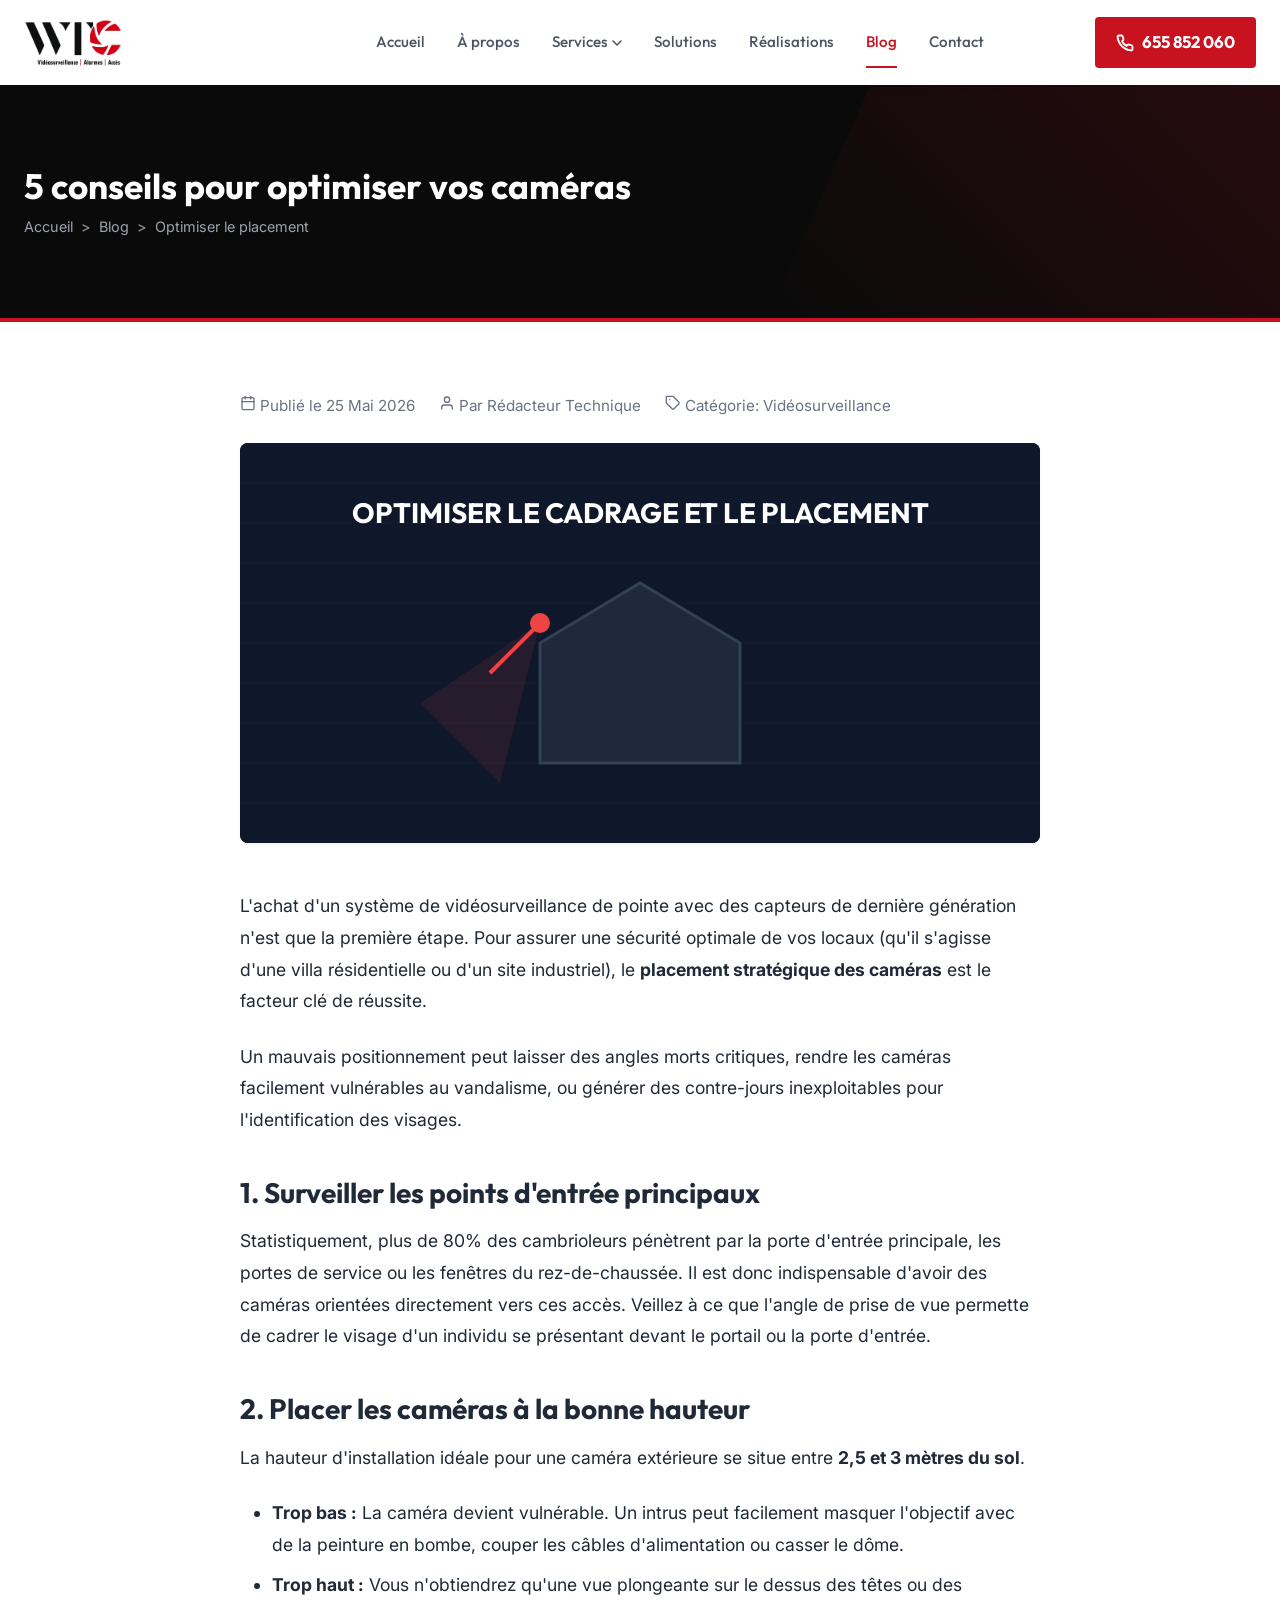
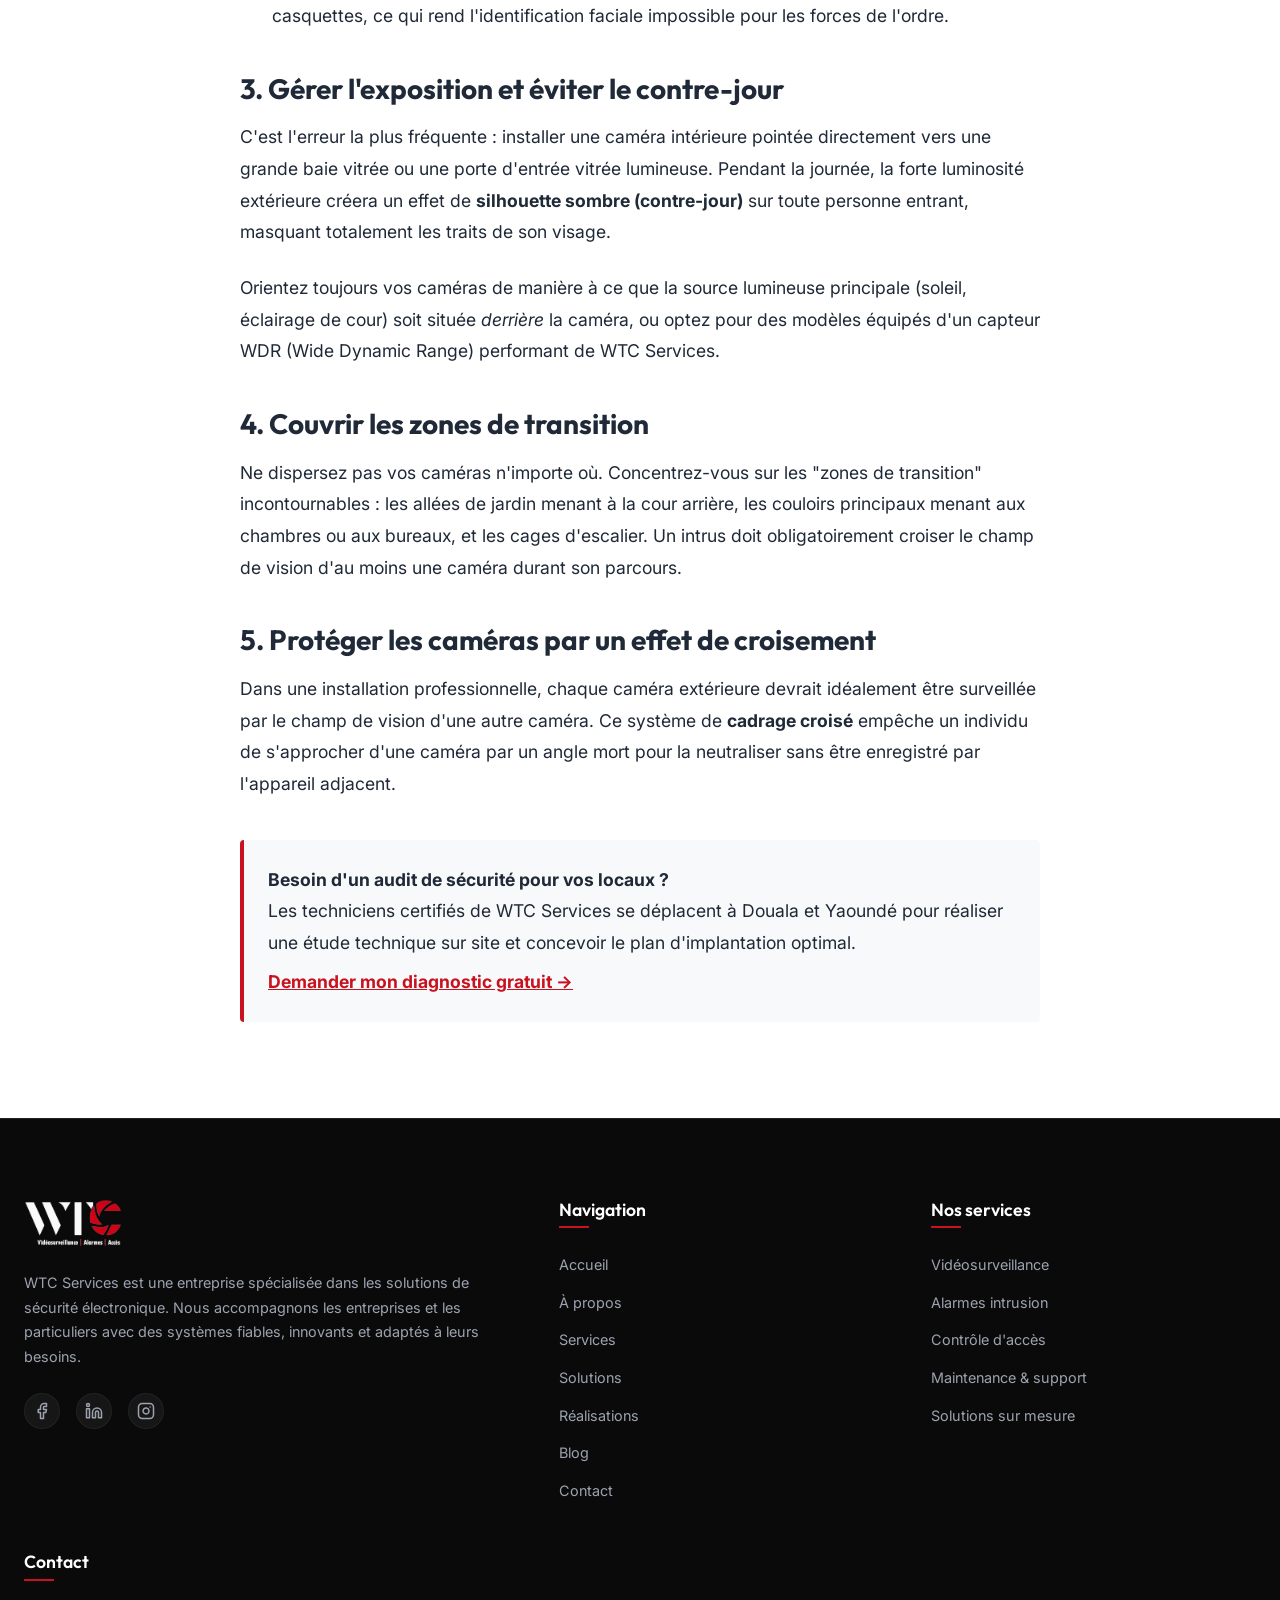
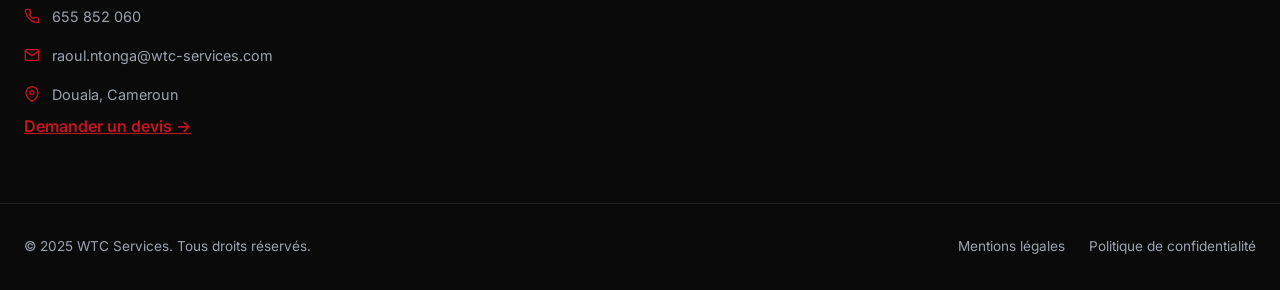
<file: blog-single.html>
<!DOCTYPE html>
<html lang="fr">

<head>
    <meta charset="UTF-8">
    <meta name="viewport" content="width=device-width, initial-scale=1.0">
    <title>5 conseils pour optimiser le placement de vos caméras | Blog WTC Services</title>
    <meta name="description"
        content="Guide pratique sur le placement optimal des caméras de vidéosurveillance : hauteur, angles morts, gestion des contre-jours et points d'entrée stratégiques.">
    <!-- Favicon -->
    <link rel="icon" type="image/png" href="assets/images/logo-dark.png">
    <link rel="stylesheet" href="css/style.css">
</head>

<body>

    <!-- HEADER / NAVIGATION -->
    <header>
        <div class="container nav-container">
            <div class="logo-wrapper">
                <a href="index.html">
                    <img src="assets/images/logo-dark.png" alt="WTC Services Logo" class="logo-img">
                </span>
            </div>

            <button class="menu-toggle" id="menuToggle" aria-label="Menu principal">
                <span></span>
                <span></span>
                <span></span>
            </button>

            <nav class="nav-menu" id="navMenu">
                <a href="index.html" class="nav-link">Accueil</a>
                <a href="a-propos.html" class="nav-link">À propos</a>
                <div class="nav-item-dropdown">
                    <a href="services.html" class="nav-link dropdown-toggle">Services <svg width="10" height="6"
                            viewBox="0 0 10 6" fill="none" xmlns="http://www.w3.org/2000/svg">
                            <path d="M1 1L5 5L9 1" stroke="currentColor" stroke-width="1.5" stroke-linecap="round"
                                stroke-linejoin="round" />
                        </svg></a>
                    <div class="dropdown-menu">
                        <a href="services.html#videosurveillance" class="dropdown-item">Vidéosurveillance</a>
                        <a href="services.html#alarmes" class="dropdown-item">Alarmes intrusion</a>
                        <a href="services.html#acces" class="dropdown-item">Contrôle d'accès</a>
                        <a href="services.html#maintenance" class="dropdown-item">Maintenance & support</a>
                    </div>
                </div>
                <a href="solutions.html" class="nav-link">Solutions</a>
                <a href="realisations.html" class="nav-link">Réalisations</a>
                <a href="blog.html" class="nav-link active">Blog</a>
                <a href="contact.html" class="nav-link">Contact</a>
            </nav>

            <div class="header-btn">
                <span class="btn btn-phone">
                    <svg width="18" height="18" viewBox="0 0 24 24" fill="none" stroke="currentColor" stroke-width="2.5"
                        stroke-linecap="round" stroke-linejoin="round">
                        <path
                            d="M22 16.92v3a2 2 0 0 1-2.18 2 19.79 19.79 0 0 1-8.63-3.07 19.5 19.5 0 0 1-6-6 19.79 19.79 0 0 1-3.07-8.67A2 2 0 0 1 4.11 2h3a2 2 0 0 1 2 1.72 12.84 12.84 0 0 0 .7 2.81 2 2 0 0 1-.45 2.11L8.09 9.91a16 16 0 0 0 6 6l1.27-1.27a2 2 0 0 1 2.1-.45 12.84 12.84 0 0 0 2.81.7A2 2 0 0 1 22 16.92z" />
                    </svg>
                    655 852 060
                </a>
            </div>
        </div>
    </header>

    <!-- PAGE HERO -->
    <section class="page-hero">
        <div class="container">
            <h1 class="page-title" style="font-size: 2.2rem; line-height: 1.2;">5 conseils pour optimiser vos caméras
            </h1>
            <div class="breadcrumbs">
                <a href="index.html">Accueil</a>
                <span>&gt;</span>
                <a href="blog.html">Blog</a>
                <span>&gt;</span>
                <span>Optimiser le placement</span>
            </div>
        </div>
    </section>

    <!-- ARTICLE BODY -->
    <section class="section">
        <div class="container">
            <div class="blog-single-container">
                <div class="blog-single-meta">
                    <span><svg width="16" height="16" viewBox="0 0 24 24" fill="none" stroke="currentColor"
                            stroke-width="2" stroke-linecap="round" stroke-linejoin="round">
                            <rect x="3" y="4" width="18" height="18" rx="2" ry="2" />
                            <line x1="16" y1="2" x2="16" y2="6" />
                            <line x1="8" y1="2" x2="8" y2="6" />
                            <line x1="3" y1="10" x2="21" y2="10" />
                        </svg> Publié le 25 Mai 2026</span>
                    <span><svg width="16" height="16" viewBox="0 0 24 24" fill="none" stroke="currentColor"
                            stroke-width="2" stroke-linecap="round" stroke-linejoin="round">
                            <path d="M20 21v-2a4 4 0 0 0-4-4H8a4 4 0 0 0-4 4v2" />
                            <circle cx="12" cy="7" r="4" />
                        </svg> Par Rédacteur Technique</span>
                    <span><svg width="16" height="16" viewBox="0 0 24 24" fill="none" stroke="currentColor"
                            stroke-width="2" stroke-linecap="round" stroke-linejoin="round">
                            <path d="M20.59 13.41l-7.17 7.17a2 2 0 0 1-2.83 0L2 12V2h10l8.59 8.59a2 2 0 0 1 0 2.82z" />
                            <line x1="7" y1="7" x2="7.01" y2="7" />
                        </svg> Catégorie: Vidéosurveillance</span>
                </div>

                <svg viewBox="0 0 800 400"
                    style="width:100%; border-radius: var(--radius-md); box-shadow: var(--shadow-sm); margin-bottom: 2.5rem; background:#0f172a;">
                    <!-- Stylized Banner Graphic -->
                    <rect width="800" height="400" fill="#0f172a" />
                    <path
                        d="M 0,40 L 800,40 M 0,80 L 800,80 M 0,120 L 800,120 M 0,160 L 800,160 M 0,200 L 800,200 M 0,240 L 800,240 M 0,280 L 800,280 M 0,320 L 800,320 M 0,360 L 800,360"
                        fill="none" stroke="#1e293b" stroke-width="0.5" />
                    <!-- house graphic inside banner -->
                    <polygon points="300,320 300,200 400,140 500,200 500,320" fill="#1e293b" stroke="#334155"
                        stroke-width="3" />
                    <!-- cam visual -->
                    <circle cx="300" cy="180" r="10" fill="#ef4444" />
                    <line x1="300" y1="180" x2="250" y2="230" stroke="#ef4444" stroke-width="4" />
                    <!-- optical cone of vision -->
                    <polygon points="300,180 180,260 260,340" fill="#ef4444" opacity="0.1" />

                    <text x="400" y="80" font-family="'Outfit', sans-serif" font-size="28" fill="#ffffff"
                        font-weight="bold" text-anchor="middle">OPTIMISER LE CADRAGE ET LE PLACEMENT</text>
                </svg>

                <div class="blog-single-content">
                    <p>
                        L'achat d'un système de vidéosurveillance de pointe avec des capteurs de dernière génération
                        n'est que la première étape. Pour assurer une sécurité optimale de vos locaux (qu'il s'agisse
                        d'une villa résidentielle ou d'un site industriel), le <strong>placement stratégique des
                            caméras</strong> est le facteur clé de réussite.
                    </p>
                    <p>
                        Un mauvais positionnement peut laisser des angles morts critiques, rendre les caméras facilement
                        vulnérables au vandalisme, ou générer des contre-jours inexploitables pour l'identification des
                        visages.
                    </p>

                    <h2>1. Surveiller les points d'entrée principaux</h2>
                    <p>
                        Statistiquement, plus de 80% des cambrioleurs pénètrent par la porte d'entrée principale, les
                        portes de service ou les fenêtres du rez-de-chaussée. Il est donc indispensable d'avoir des
                        caméras orientées directement vers ces accès. Veillez à ce que l'angle de prise de vue permette
                        de cadrer le visage d'un individu se présentant devant le portail ou la porte d'entrée.
                    </p>

                    <h2>2. Placer les caméras à la bonne hauteur</h2>
                    <p>
                        La hauteur d'installation idéale pour une caméra extérieure se situe entre <strong>2,5 et 3
                            mètres du sol</strong>.
                    </p>
                    <ul>
                        <li><strong>Trop bas :</strong> La caméra devient vulnérable. Un intrus peut facilement masquer
                            l'objectif avec de la peinture en bombe, couper les câbles d'alimentation ou casser le dôme.
                        </li>
                        <li><strong>Trop haut :</strong> Vous n'obtiendrez qu'une vue plongeante sur le dessus des têtes
                            ou des casquettes, ce qui rend l'identification faciale impossible pour les forces de
                            l'ordre.</li>
                    </ul>

                    <h2>3. Gérer l'exposition et éviter le contre-jour</h2>
                    <p>
                        C'est l'erreur la plus fréquente : installer une caméra intérieure pointée directement vers une
                        grande baie vitrée ou une porte d'entrée vitrée lumineuse. Pendant la journée, la forte
                        luminosité extérieure créera un effet de <strong>silhouette sombre (contre-jour)</strong> sur
                        toute personne entrant, masquant totalement les traits de son visage.
                    </p>
                    <p>
                        Orientez toujours vos caméras de manière à ce que la source lumineuse principale (soleil,
                        éclairage de cour) soit située <em>derrière</em> la caméra, ou optez pour des modèles équipés
                        d'un capteur WDR (Wide Dynamic Range) performant de WTC Services.
                    </p>

                    <h2>4. Couvrir les zones de transition</h2>
                    <p>
                        Ne dispersez pas vos caméras n'importe où. Concentrez-vous sur les "zones de transition"
                        incontournables : les allées de jardin menant à la cour arrière, les couloirs principaux menant
                        aux chambres ou aux bureaux, et les cages d'escalier. Un intrus doit obligatoirement croiser le
                        champ de vision d'au moins une caméra durant son parcours.
                    </p>

                    <h2>5. Protéger les caméras par un effet de croisement</h2>
                    <p>
                        Dans une installation professionnelle, chaque caméra extérieure devrait idéalement être
                        surveillée par le champ de vision d'une autre caméra. Ce système de <strong>cadrage
                            croisé</strong> empêche un individu de s'approcher d'une caméra par un angle mort pour la
                        neutraliser sans être enregistré par l'appareil adjacent.
                    </p>
                    <p
                        style="margin-top: 2.5rem; padding: 1.5rem; background: var(--light-bg); border-left: 4px solid var(--primary); border-radius: var(--radius-sm);">
                        <strong>Besoin d'un audit de sécurité pour vos locaux ?</strong><br>
                        Les techniciens certifiés de WTC Services se déplacent à Douala et Yaoundé pour réaliser une
                        étude technique sur site et concevoir le plan d'implantation optimal.
                        <a href="#" class="devis-modal-trigger"
                            style="color: var(--primary); font-weight: bold; text-decoration: underline; display: block; margin-top: 0.5rem;">Demander
                            mon diagnostic gratuit &rarr;</a>
                    </p>
                </div>
            </div>
        </div>
    </section>

    <!-- FOOTER -->
    <footer>
        <div class="container footer-grid">
            <div class="footer-col-about">
                <img src="assets/images/logo-light.png" alt="WTC Services Logo" class="logo-img">
                <p class="footer-about-text">WTC Services est une entreprise spécialisée dans les solutions de sécurité
                    électronique. Nous accompagnons les entreprises et les particuliers avec des systèmes fiables,
                    innovants et adaptés à leurs besoins.</p>
                <div class="social-links">
                    <a href="https://www.facebook.com/share/1FuHMtW9iQ" class="social-link" target="_blank"
                        aria-label="Facebook">
                        <svg width="18" height="18" viewBox="0 0 24 24" fill="none" stroke="currentColor"
                            stroke-width="2" stroke-linecap="round" stroke-linejoin="round">
                            <path d="M18 2h-3a5 5 0 0 0-5 5v3H7v4h3v8h4v-8h3l1-4h-4V7a1 1 0 0 1 1-1h3z" />
                        </svg>
                    </a>
                    <a href="https://www.linkedin.com/company/wtc-services" class="social-link" target="_blank"
                        aria-label="LinkedIn">
                        <svg width="18" height="18" viewBox="0 0 24 24" fill="none" stroke="currentColor"
                            stroke-width="2" stroke-linecap="round" stroke-linejoin="round">
                            <path d="M16 8a6 6 0 0 1 6 6v7h-4v-7a2 2 0 0 0-2-2 2 2 0 0 0-2 2v7h-4v-7a6 6 0 0 1 6-6z" />
                            <rect x="2" y="9" width="4" height="12" />
                            <circle cx="4" cy="4" r="2" />
                        </svg>
                    </a>
                    <a href="https://instagram.com" class="social-link" target="_blank" aria-label="Instagram">
                        <svg width="18" height="18" viewBox="0 0 24 24" fill="none" stroke="currentColor"
                            stroke-width="2" stroke-linecap="round" stroke-linejoin="round">
                            <rect x="2" y="2" width="20" height="20" rx="5" ry="5" />
                            <path d="M16 11.37A4 4 0 1 1 12.63 8 4 4 0 0 1 16 11.37z" />
                            <line x1="17.5" y1="6.5" x2="17.51" y2="6.5" />
                        </svg>
                    </a>
                </div>
            </div>

            <div>
                <h4 class="footer-title">Navigation</h4>
                <ul class="footer-links">
                    <li><a href="index.html" class="footer-link">Accueil</a></li>
                    <li><a href="a-propos.html" class="footer-link">À propos</a></li>
                    <li><a href="services.html" class="footer-link">Services</a></li>
                    <li><a href="solutions.html" class="footer-link">Solutions</a></li>
                    <li><a href="realisations.html" class="footer-link">Réalisations</a></li>
                    <li><a href="blog.html" class="footer-link">Blog</a></li>
                    <li><a href="contact.html" class="footer-link">Contact</a></li>
                </ul>
            </div>

            <div>
                <h4 class="footer-title">Nos services</h4>
                <ul class="footer-links">
                    <li><a href="services.html#videosurveillance" class="footer-link">Vidéosurveillance</a></li>
                    <li><a href="services.html#alarmes" class="footer-link">Alarmes intrusion</a></li>
                    <li><a href="services.html#acces" class="footer-link">Contrôle d'accès</a></li>
                    <li><a href="services.html#maintenance" class="footer-link">Maintenance & support</a></li>
                    <li><a href="solutions.html" class="footer-link">Solutions sur mesure</a></li>
                </ul>
            </div>

            <div class="footer-col-contact">
                <h4 class="footer-title">Contact</h4>
                <ul class="contact-info-list">
                    <li class="contact-info-item">
                        <svg class="contact-info-icon" width="16" height="16" viewBox="0 0 24 24" fill="none"
                            stroke="currentColor" stroke-width="2" stroke-linecap="round" stroke-linejoin="round">
                            <path
                                d="M22 16.92v3a2 2 0 0 1-2.18 2 19.79 19.79 0 0 1-8.63-3.07 19.5 19.5 0 0 1-6-6 19.79 19.79 0 0 1-3.07-8.67A2 2 0 0 1 4.11 2h3a2 2 0 0 1 2 1.72 12.84 12.84 0 0 0 .7 2.81 2 2 0 0 1-.45 2.11L8.09 9.91a16 16 0 0 0 6 6l1.27-1.27a2 2 0 0 1 2.1-.45 12.84 12.84 0 0 0 2.81.7A2 2 0 0 1 22 16.92z" />
                        </svg>
                        <span>655 852 060</span>
                    </li>
                    <li class="contact-info-item">
                        <svg class="contact-info-icon" width="16" height="16" viewBox="0 0 24 24" fill="none"
                            stroke="currentColor" stroke-width="2" stroke-linecap="round" stroke-linejoin="round">
                            <path d="M4 4h16c1.1 0 2 .9 2 2v12c0 1.1-.9 2-2 2H4c-1.1 0-2-.9-2-2V6c0-1.1.9-2 2-2z" />
                            <polyline points="22,6 12,13 2,6" />
                        </svg>
                        <span>raoul.ntonga@wtc-services.com</span>
                    </li>
                    <li class="contact-info-item">
                        <svg class="contact-info-icon" width="16" height="16" viewBox="0 0 24 24" fill="none"
                            stroke="currentColor" stroke-width="2" stroke-linecap="round" stroke-linejoin="round">
                            <path d="M21 10c0 7-9 13-9 13s-9-6-9-13a9 9 0 0 1 18 0z" />
                            <circle cx="12" cy="10" r="3" />
                        </svg>
                        <span>Douala, Cameroun</span>
                    </li>
                </ul>
                <a href="#" class="footer-devis-link devis-modal-trigger">Demander un devis &rarr;</a>
            </div>
        </div>

        <div class="container footer-bottom">
            <div>
                &copy; 2025 WTC Services. Tous droits réservés.
            </div>
            <div class="footer-bottom-links">
                <a href="#" class="footer-bottom-link">Mentions légales</a>
                <a href="#" class="footer-bottom-link">Politique de confidentialité</a>
            </div>
        </div>
    </footer>

    <!-- MODAL DEVIS -->
    <div class="modal" id="devisModal">
        <div class="modal-content">
            <button class="modal-close" id="modalClose" aria-label="Fermer la boîte de dialogue">&times;</button>
            <h3 class="modal-title">Demande de devis</h3>
            <p class="modal-desc">Obtenez une étude personnalisée et gratuite pour la sécurisation de vos locaux.</p>

            <form id="devisForm">
                <div class="form-row">
                    <div class="form-group">
                        <label class="form-label" for="devisNom">Nom complet *</label>
                        <input class="form-control" type="text" id="devisNom" required placeholder="Ex: Jean Dupont">
                    </div>
                    <div class="form-group">
                        <label class="form-label" for="devisEntreprise">Entreprise / Organisation</label>
                        <input class="form-control" type="text" id="devisEntreprise" placeholder="Ex: WTC SARL">
                    </div>
                </div>

                <div class="form-row">
                    <div class="form-group">
                        <label class="form-label" for="devisEmail">Email *</label>
                        <input class="form-control" type="email" id="devisEmail" required
                            placeholder="Ex: jean.dupont@mail.com">
                    </div>
                    <div class="form-group">
                        <label class="form-label" for="devisTel">Téléphone *</label>
                        <input class="form-control" type="tel" id="devisTel" required placeholder="Ex: 655 852 060">
                    </div>
                </div>

                <div class="form-group">
                    <label class="form-label" for="devisService">Service principal souhaité *</label>
                    <select class="form-control" id="devisService" required>
                        <option value="">Sélectionnez un service...</option>
                        <option value="videosurveillance">Vidéosurveillance</option>
                        <option value="alarmes">Alarmes anti-intrusion</option>
                        <option value="acces">Contrôle d'accès</option>
                        <option value="maintenance">Maintenance & Support</option>
                        <option value="complet">Solution complète de sécurité</option>
                    </select>
                </div>

                <div class="form-group">
                    <label class="form-label" for="devisMsg">Description du projet (besoins, type de local...) *</label>
                    <textarea class="form-control" id="devisMsg" rows="4" required
                        placeholder="Décrivez votre besoin en quelques lignes..."></textarea>
                </div>

                <button type="submit" class="btn btn-primary" style="width: 100%; margin-top: 1rem;">Envoyer la demande
                    de devis</button>
            </form>
        </div>
    </div>

    <!-- MAIN JS -->
    <script src="js/main.js"></script>
</body>

</html>
</file>
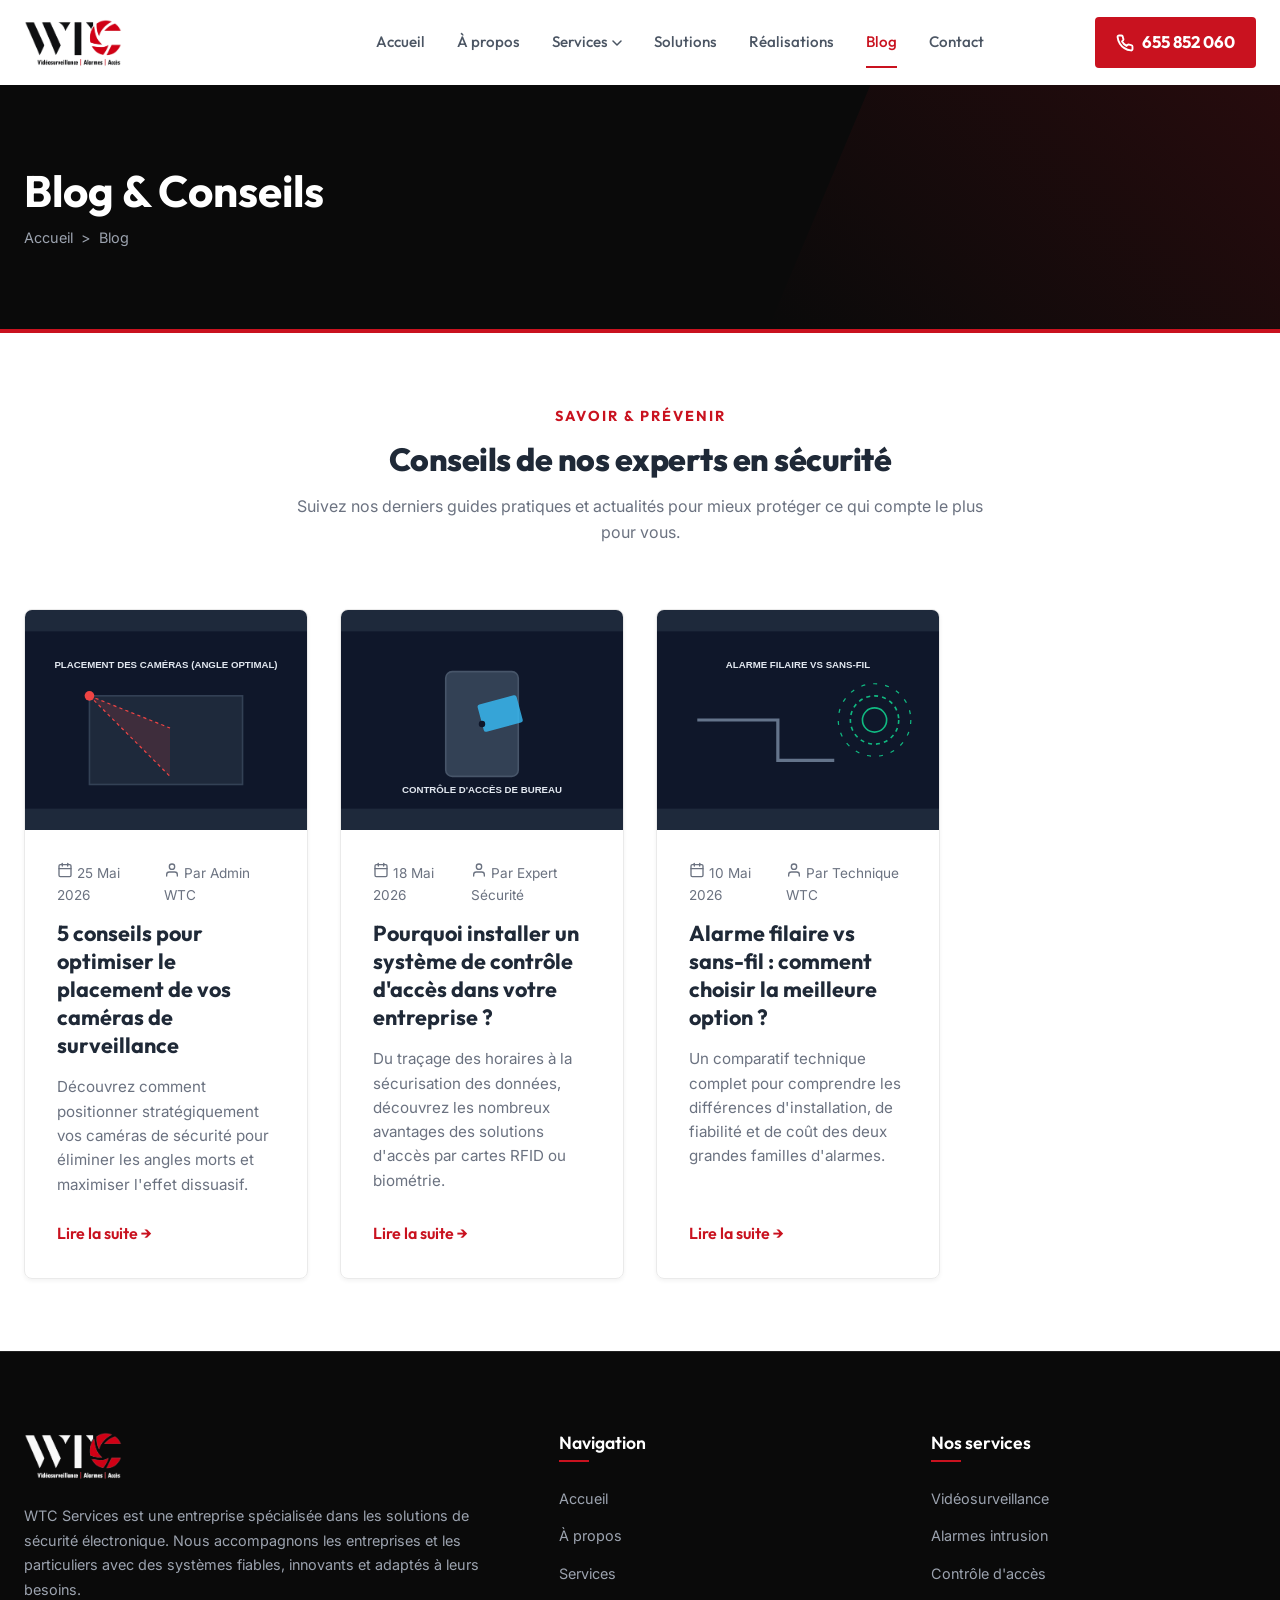
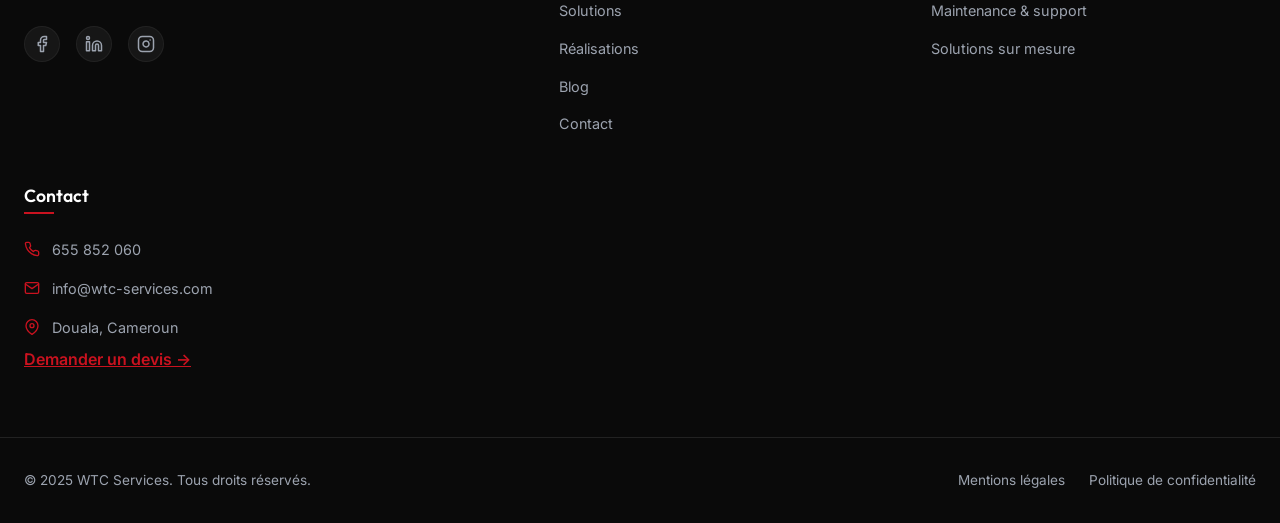
<file: blog.html>
<!DOCTYPE html>
<html lang="fr">

<head>
    <meta charset="UTF-8">
    <meta name="viewport" content="width=device-width, initial-scale=1.0">
    <title>Conseils & Actualités Sécurité | Blog WTC Services</title>
    <meta name="description"
        content="Découvrez notre blog dédié à la sécurité électronique : conseils d'experts sur l'installation de caméras, le contrôle d'accès biométrique et le choix d'alarmes.">
    <!-- Favicon -->
    <link rel="icon" type="image/png" href="assets/images/logo-dark.png">
    <link rel="stylesheet" href="css/style.css">
</head>

<body>

    <!-- HEADER / NAVIGATION -->
    <header>
        <div class="container nav-container">
            <div class="logo-wrapper">
                <a href="index.html">
                    <img src="assets/images/logo-dark.png" alt="WTC Services Logo" class="logo-img">
                </span>
            </div>

            <button class="menu-toggle" id="menuToggle" aria-label="Menu principal">
                <span></span>
                <span></span>
                <span></span>
            </button>

            <nav class="nav-menu" id="navMenu">
                <a href="index.html" class="nav-link">Accueil</a>
                <a href="a-propos.html" class="nav-link">À propos</a>
                <div class="nav-item-dropdown">
                    <a href="services.html" class="nav-link dropdown-toggle">Services <svg width="10" height="6"
                            viewBox="0 0 10 6" fill="none" xmlns="http://www.w3.org/2000/svg">
                            <path d="M1 1L5 5L9 1" stroke="currentColor" stroke-width="1.5" stroke-linecap="round"
                                stroke-linejoin="round" />
                        </svg></a>
                    <div class="dropdown-menu">
                        <a href="services.html#videosurveillance" class="dropdown-item">Vidéosurveillance</a>
                        <a href="services.html#alarmes" class="dropdown-item">Alarmes intrusion</a>
                        <a href="services.html#acces" class="dropdown-item">Contrôle d'accès</a>
                        <a href="services.html#maintenance" class="dropdown-item">Maintenance & support</a>
                    </div>
                </div>
                <a href="solutions.html" class="nav-link">Solutions</a>
                <a href="realisations.html" class="nav-link">Réalisations</a>
                <a href="blog.html" class="nav-link active">Blog</a>
                <a href="contact.html" class="nav-link">Contact</a>
            </nav>

            <div class="header-btn">
                <span class="btn btn-phone">
                    <svg width="18" height="18" viewBox="0 0 24 24" fill="none" stroke="currentColor" stroke-width="2.5"
                        stroke-linecap="round" stroke-linejoin="round">
                        <path
                            d="M22 16.92v3a2 2 0 0 1-2.18 2 19.79 19.79 0 0 1-8.63-3.07 19.5 19.5 0 0 1-6-6 19.79 19.79 0 0 1-3.07-8.67A2 2 0 0 1 4.11 2h3a2 2 0 0 1 2 1.72 12.84 12.84 0 0 0 .7 2.81 2 2 0 0 1-.45 2.11L8.09 9.91a16 16 0 0 0 6 6l1.27-1.27a2 2 0 0 1 2.1-.45 12.84 12.84 0 0 0 2.81.7A2 2 0 0 1 22 16.92z" />
                    </svg>
                    655 852 060
                </a>
            </div>
        </div>
    </header>

    <!-- PAGE HERO -->
    <section class="page-hero">
        <div class="container">
            <h1 class="page-title">Blog & Conseils</h1>
            <div class="breadcrumbs">
                <a href="index.html">Accueil</a>
                <span>&gt;</span>
                <span>Blog</span>
            </div>
        </div>
    </section>

    <!-- BLOG SECTION -->
    <section class="section">
        <div class="container">
            <div class="section-header">
                <span class="section-tag">Savoir & Prévenir</span>
                <h2 class="section-title">Conseils de nos experts en sécurité</h2>
                <p class="section-desc">Suivez nos derniers guides pratiques et actualités pour mieux protéger ce qui
                    compte le plus pour vous.</p>
            </div>

            <div class="blog-grid">
                <!-- Post 1 -->
                <article class="blog-card">
                    <div class="blog-img-wrapper">
                        <!-- Custom vector representations -->
                        <svg viewBox="0 0 350 220" style="width:100%; height:100%; background:#1e293b;">
                            <rect width="350" height="220" fill="#0f172a" />
                            <!-- House diagram with angle grid -->
                            <rect x="80" y="80" width="190" height="110" fill="#1e293b" stroke="#334155"
                                stroke-width="2" />
                            <!-- Camera angle -->
                            <circle cx="80" cy="80" r="6" fill="#ef4444" />
                            <polygon points="80,80 180,120 180,180" fill="#ef4444" opacity="0.15" />
                            <line x1="80" y1="80" x2="180" y2="120" stroke="#ef4444" stroke-width="1.5"
                                stroke-dasharray="4,4" />
                            <line x1="80" y1="80" x2="180" y2="180" stroke="#ef4444" stroke-width="1.5"
                                stroke-dasharray="4,4" />
                            <text x="175" y="45" font-family="sans-serif" font-size="12" fill="#e2e8f0"
                                text-anchor="middle" font-weight="bold">PLACEMENT DES CAMÉRAS (ANGLE OPTIMAL)</text>
                        </svg>
                    </div>
                    <div class="blog-content">
                        <div class="blog-meta">
                            <span><svg width="16" height="16" viewBox="0 0 24 24" fill="none" stroke="currentColor"
                                    stroke-width="2" stroke-linecap="round" stroke-linejoin="round">
                                    <rect x="3" y="4" width="18" height="18" rx="2" ry="2" />
                                    <line x1="16" y1="2" x2="16" y2="6" />
                                    <line x1="8" y1="2" x2="8" y2="6" />
                                    <line x1="3" y1="10" x2="21" y2="10" />
                                </svg> 25 Mai 2026</span>
                            <span><svg width="16" height="16" viewBox="0 0 24 24" fill="none" stroke="currentColor"
                                    stroke-width="2" stroke-linecap="round" stroke-linejoin="round">
                                    <path d="M20 21v-2a4 4 0 0 0-4-4H8a4 4 0 0 0-4 4v2" />
                                    <circle cx="12" cy="7" r="4" />
                                </svg> Par Admin WTC</span>
                        </div>
                        <h3 class="blog-title"><a href="blog-single.html">5 conseils pour optimiser le placement de vos
                                caméras de surveillance</a></h3>
                        <p class="blog-desc">Découvrez comment positionner stratégiquement vos caméras de sécurité pour
                            éliminer les angles morts et maximiser l'effet dissuasif.</p>
                        <a href="blog-single.html" class="blog-link">Lire la suite &rarr;</a>
                    </div>
                </article>

                <!-- Post 2 -->
                <article class="blog-card">
                    <div class="blog-img-wrapper">
                        <svg viewBox="0 0 350 220" style="width:100%; height:100%; background:#1e293b;">
                            <rect width="350" height="220" fill="#0f172a" />
                            <!-- Keypad access reader concept -->
                            <rect x="130" y="50" width="90" height="130" rx="8" fill="#334155" stroke="#475569"
                                stroke-width="2" />
                            <!-- glowing card key -->
                            <rect x="170" y="90" width="50" height="35" rx="3" fill="#38bdf8"
                                transform="rotate(-15, 175, 95)" opacity="0.8" />
                            <circle cx="175" cy="115" r="4" fill="#0f172a" />
                            <text x="175" y="200" font-family="sans-serif" font-size="12" fill="#e2e8f0"
                                text-anchor="middle" font-weight="bold">CONTRÔLE D'ACCÈS DE BUREAU</text>
                        </svg>
                    </div>
                    <div class="blog-content">
                        <div class="blog-meta">
                            <span><svg width="16" height="16" viewBox="0 0 24 24" fill="none" stroke="currentColor"
                                    stroke-width="2" stroke-linecap="round" stroke-linejoin="round">
                                    <rect x="3" y="4" width="18" height="18" rx="2" ry="2" />
                                    <line x1="16" y1="2" x2="16" y2="6" />
                                    <line x1="8" y1="2" x2="8" y2="6" />
                                    <line x1="3" y1="10" x2="21" y2="10" />
                                </svg> 18 Mai 2026</span>
                            <span><svg width="16" height="16" viewBox="0 0 24 24" fill="none" stroke="currentColor"
                                    stroke-width="2" stroke-linecap="round" stroke-linejoin="round">
                                    <path d="M20 21v-2a4 4 0 0 0-4-4H8a4 4 0 0 0-4 4v2" />
                                    <circle cx="12" cy="7" r="4" />
                                </svg> Par Expert Sécurité</span>
                        </div>
                        <h3 class="blog-title"><a href="blog-single.html">Pourquoi installer un système de contrôle
                                d'accès dans votre entreprise ?</a></h3>
                        <p class="blog-desc">Du traçage des horaires à la sécurisation des données, découvrez les
                            nombreux avantages des solutions d'accès par cartes RFID ou biométrie.</p>
                        <a href="blog-single.html" class="blog-link">Lire la suite &rarr;</a>
                    </div>
                </article>

                <!-- Post 3 -->
                <article class="blog-card">
                    <div class="blog-img-wrapper">
                        <svg viewBox="0 0 350 220" style="width:100%; height:100%; background:#1e293b;">
                            <rect width="350" height="220" fill="#0f172a" />
                            <!-- Wired vs Wireless graph -->
                            <!-- Wire line -->
                            <path d="M 50 110 L 150 110 L 150 160 L 220 160" fill="none" stroke="#64748b"
                                stroke-width="4" />
                            <!-- Wireless wave -->
                            <circle cx="270" cy="110" r="15" fill="none" stroke="#10b981" stroke-width="2" />
                            <circle cx="270" cy="110" r="30" fill="none" stroke="#10b981" stroke-width="2"
                                stroke-dasharray="5,5" />
                            <circle cx="270" cy="110" r="45" fill="none" stroke="#10b981" stroke-width="1.5"
                                stroke-dasharray="5,10" />
                            <text x="175" y="45" font-family="sans-serif" font-size="12" fill="#e2e8f0"
                                text-anchor="middle" font-weight="bold">ALARME FILAIRE VS SANS-FIL</text>
                        </svg>
                    </div>
                    <div class="blog-content">
                        <div class="blog-meta">
                            <span><svg width="16" height="16" viewBox="0 0 24 24" fill="none" stroke="currentColor"
                                    stroke-width="2" stroke-linecap="round" stroke-linejoin="round">
                                    <rect x="3" y="4" width="18" height="18" rx="2" ry="2" />
                                    <line x1="16" y1="2" x2="16" y2="6" />
                                    <line x1="8" y1="2" x2="8" y2="6" />
                                    <line x1="3" y1="10" x2="21" y2="10" />
                                </svg> 10 Mai 2026</span>
                            <span><svg width="16" height="16" viewBox="0 0 24 24" fill="none" stroke="currentColor"
                                    stroke-width="2" stroke-linecap="round" stroke-linejoin="round">
                                    <path d="M20 21v-2a4 4 0 0 0-4-4H8a4 4 0 0 0-4 4v2" />
                                    <circle cx="12" cy="7" r="4" />
                                </svg> Par Technique WTC</span>
                        </div>
                        <h3 class="blog-title"><a href="blog-single.html">Alarme filaire vs sans-fil : comment choisir
                                la meilleure option ?</a></h3>
                        <p class="blog-desc">Un comparatif technique complet pour comprendre les différences
                            d'installation, de fiabilité et de coût des deux grandes familles d'alarmes.</p>
                        <a href="blog-single.html" class="blog-link">Lire la suite &rarr;</a>
                    </div>
                </article>
            </div>
        </div>
    </section>

    <!-- FOOTER -->
    <footer>
        <div class="container footer-grid">
            <div class="footer-col-about">
                <img src="assets/images/logo-light.png" alt="WTC Services Logo" class="logo-img">
                <p class="footer-about-text">WTC Services est une entreprise spécialisée dans les solutions de sécurité
                    électronique. Nous accompagnons les entreprises et les particuliers avec des systèmes fiables,
                    innovants et adaptés à leurs besoins.</p>
                <div class="social-links">
                    <a href="https://www.facebook.com/share/1FuHMtW9iQ" class="social-link" target="_blank"
                        aria-label="Facebook">
                        <svg width="18" height="18" viewBox="0 0 24 24" fill="none" stroke="currentColor"
                            stroke-width="2" stroke-linecap="round" stroke-linejoin="round">
                            <path d="M18 2h-3a5 5 0 0 0-5 5v3H7v4h3v8h4v-8h3l1-4h-4V7a1 1 0 0 1 1-1h3z" />
                        </svg>
                    </a>
                    <a href="https://www.linkedin.com/company/wtc-services" class="social-link" target="_blank"
                        aria-label="LinkedIn">
                        <svg width="18" height="18" viewBox="0 0 24 24" fill="none" stroke="currentColor"
                            stroke-width="2" stroke-linecap="round" stroke-linejoin="round">
                            <path d="M16 8a6 6 0 0 1 6 6v7h-4v-7a2 2 0 0 0-2-2 2 2 0 0 0-2 2v7h-4v-7a6 6 0 0 1 6-6z" />
                            <rect x="2" y="9" width="4" height="12" />
                            <circle cx="4" cy="4" r="2" />
                        </svg>
                    </a>
                    <a href="https://instagram.com" class="social-link" target="_blank" aria-label="Instagram">
                        <svg width="18" height="18" viewBox="0 0 24 24" fill="none" stroke="currentColor"
                            stroke-width="2" stroke-linecap="round" stroke-linejoin="round">
                            <rect x="2" y="2" width="20" height="20" rx="5" ry="5" />
                            <path d="M16 11.37A4 4 0 1 1 12.63 8 4 4 0 0 1 16 11.37z" />
                            <line x1="17.5" y1="6.5" x2="17.51" y2="6.5" />
                        </svg>
                    </a>
                </div>
            </div>

            <div>
                <h4 class="footer-title">Navigation</h4>
                <ul class="footer-links">
                    <li><a href="index.html" class="footer-link">Accueil</a></li>
                    <li><a href="a-propos.html" class="footer-link">À propos</a></li>
                    <li><a href="services.html" class="footer-link">Services</a></li>
                    <li><a href="solutions.html" class="footer-link">Solutions</a></li>
                    <li><a href="realisations.html" class="footer-link">Réalisations</a></li>
                    <li><a href="blog.html" class="footer-link">Blog</a></li>
                    <li><a href="contact.html" class="footer-link">Contact</a></li>
                </ul>
            </div>

            <div>
                <h4 class="footer-title">Nos services</h4>
                <ul class="footer-links">
                    <li><a href="services.html#videosurveillance" class="footer-link">Vidéosurveillance</a></li>
                    <li><a href="services.html#alarmes" class="footer-link">Alarmes intrusion</a></li>
                    <li><a href="services.html#acces" class="footer-link">Contrôle d'accès</a></li>
                    <li><a href="services.html#maintenance" class="footer-link">Maintenance & support</a></li>
                    <li><a href="solutions.html" class="footer-link">Solutions sur mesure</a></li>
                </ul>
            </div>

            <div class="footer-col-contact">
                <h4 class="footer-title">Contact</h4>
                <ul class="contact-info-list">
                    <li class="contact-info-item">
                        <svg class="contact-info-icon" width="16" height="16" viewBox="0 0 24 24" fill="none"
                            stroke="currentColor" stroke-width="2" stroke-linecap="round" stroke-linejoin="round">
                            <path
                                d="M22 16.92v3a2 2 0 0 1-2.18 2 19.79 19.79 0 0 1-8.63-3.07 19.5 19.5 0 0 1-6-6 19.79 19.79 0 0 1-3.07-8.67A2 2 0 0 1 4.11 2h3a2 2 0 0 1 2 1.72 12.84 12.84 0 0 0 .7 2.81 2 2 0 0 1-.45 2.11L8.09 9.91a16 16 0 0 0 6 6l1.27-1.27a2 2 0 0 1 2.1-.45 12.84 12.84 0 0 0 2.81.7A2 2 0 0 1 22 16.92z" />
                        </svg>
                        <span>655 852 060</span>
                    </li>
                    <li class="contact-info-item">
                        <svg class="contact-info-icon" width="16" height="16" viewBox="0 0 24 24" fill="none"
                            stroke="currentColor" stroke-width="2" stroke-linecap="round" stroke-linejoin="round">
                            <path d="M4 4h16c1.1 0 2 .9 2 2v12c0 1.1-.9 2-2 2H4c-1.1 0-2-.9-2-2V6c0-1.1.9-2 2-2z" />
                            <polyline points="22,6 12,13 2,6" />
                        </svg>
                        <span>info@wtc-services.com</span>
                    </li>
                    <li class="contact-info-item">
                        <svg class="contact-info-icon" width="16" height="16" viewBox="0 0 24 24" fill="none"
                            stroke="currentColor" stroke-width="2" stroke-linecap="round" stroke-linejoin="round">
                            <path d="M21 10c0 7-9 13-9 13s-9-6-9-13a9 9 0 0 1 18 0z" />
                            <circle cx="12" cy="10" r="3" />
                        </svg>
                        <span>Douala, Cameroun</span>
                    </li>
                </ul>
                <a href="#" class="footer-devis-link devis-modal-trigger">Demander un devis &rarr;</a>
            </div>
        </div>

        <div class="container footer-bottom">
            <div>
                &copy; 2025 WTC Services. Tous droits réservés.
            </div>
            <div class="footer-bottom-links">
                <a href="#" class="footer-bottom-link">Mentions légales</a>
                <a href="#" class="footer-bottom-link">Politique de confidentialité</a>
            </div>
        </div>
    </footer>

    <!-- MODAL DEVIS -->
    <div class="modal" id="devisModal">
        <div class="modal-content">
            <button class="modal-close" id="modalClose" aria-label="Fermer la boîte de dialogue">&times;</button>
            <h3 class="modal-title">Demande de devis</h3>
            <p class="modal-desc">Obtenez une étude personnalisée et gratuite pour la sécurisation de vos locaux.</p>

            <form id="devisForm">
                <div class="form-row">
                    <div class="form-group">
                        <label class="form-label" for="devisNom">Nom complet *</label>
                        <input class="form-control" type="text" id="devisNom" required placeholder="Ex: Jean Dupont">
                    </div>
                    <div class="form-group">
                        <label class="form-label" for="devisEntreprise">Entreprise / Organisation</label>
                        <input class="form-control" type="text" id="devisEntreprise" placeholder="Ex: WTC SARL">
                    </div>
                </div>

                <div class="form-row">
                    <div class="form-group">
                        <label class="form-label" for="devisEmail">Email *</label>
                        <input class="form-control" type="email" id="devisEmail" required
                            placeholder="Ex: jean.dupont@mail.com">
                    </div>
                    <div class="form-group">
                        <label class="form-label" for="devisTel">Téléphone *</label>
                        <input class="form-control" type="tel" id="devisTel" required placeholder="Ex: 655 852 060">
                    </div>
                </div>

                <div class="form-group">
                    <label class="form-label" for="devisService">Service principal souhaité *</label>
                    <select class="form-control" id="devisService" required>
                        <option value="">Sélectionnez un service...</option>
                        <option value="videosurveillance">Vidéosurveillance</option>
                        <option value="alarmes">Alarmes anti-intrusion</option>
                        <option value="acces">Contrôle d'accès</option>
                        <option value="maintenance">Maintenance & Support</option>
                        <option value="complet">Solution complète de sécurité</option>
                    </select>
                </div>

                <div class="form-group">
                    <label class="form-label" for="devisMsg">Description du projet (besoins, type de local...) *</label>
                    <textarea class="form-control" id="devisMsg" rows="4" required
                        placeholder="Décrivez votre besoin en quelques lignes..."></textarea>
                </div>

                <button type="submit" class="btn btn-primary" style="width: 100%; margin-top: 1rem;">Envoyer la demande
                    de devis</button>
            </form>
        </div>
    </div>

    <!-- MAIN JS -->
    <script src="js/main.js"></script>
</body>

</html>
</file>
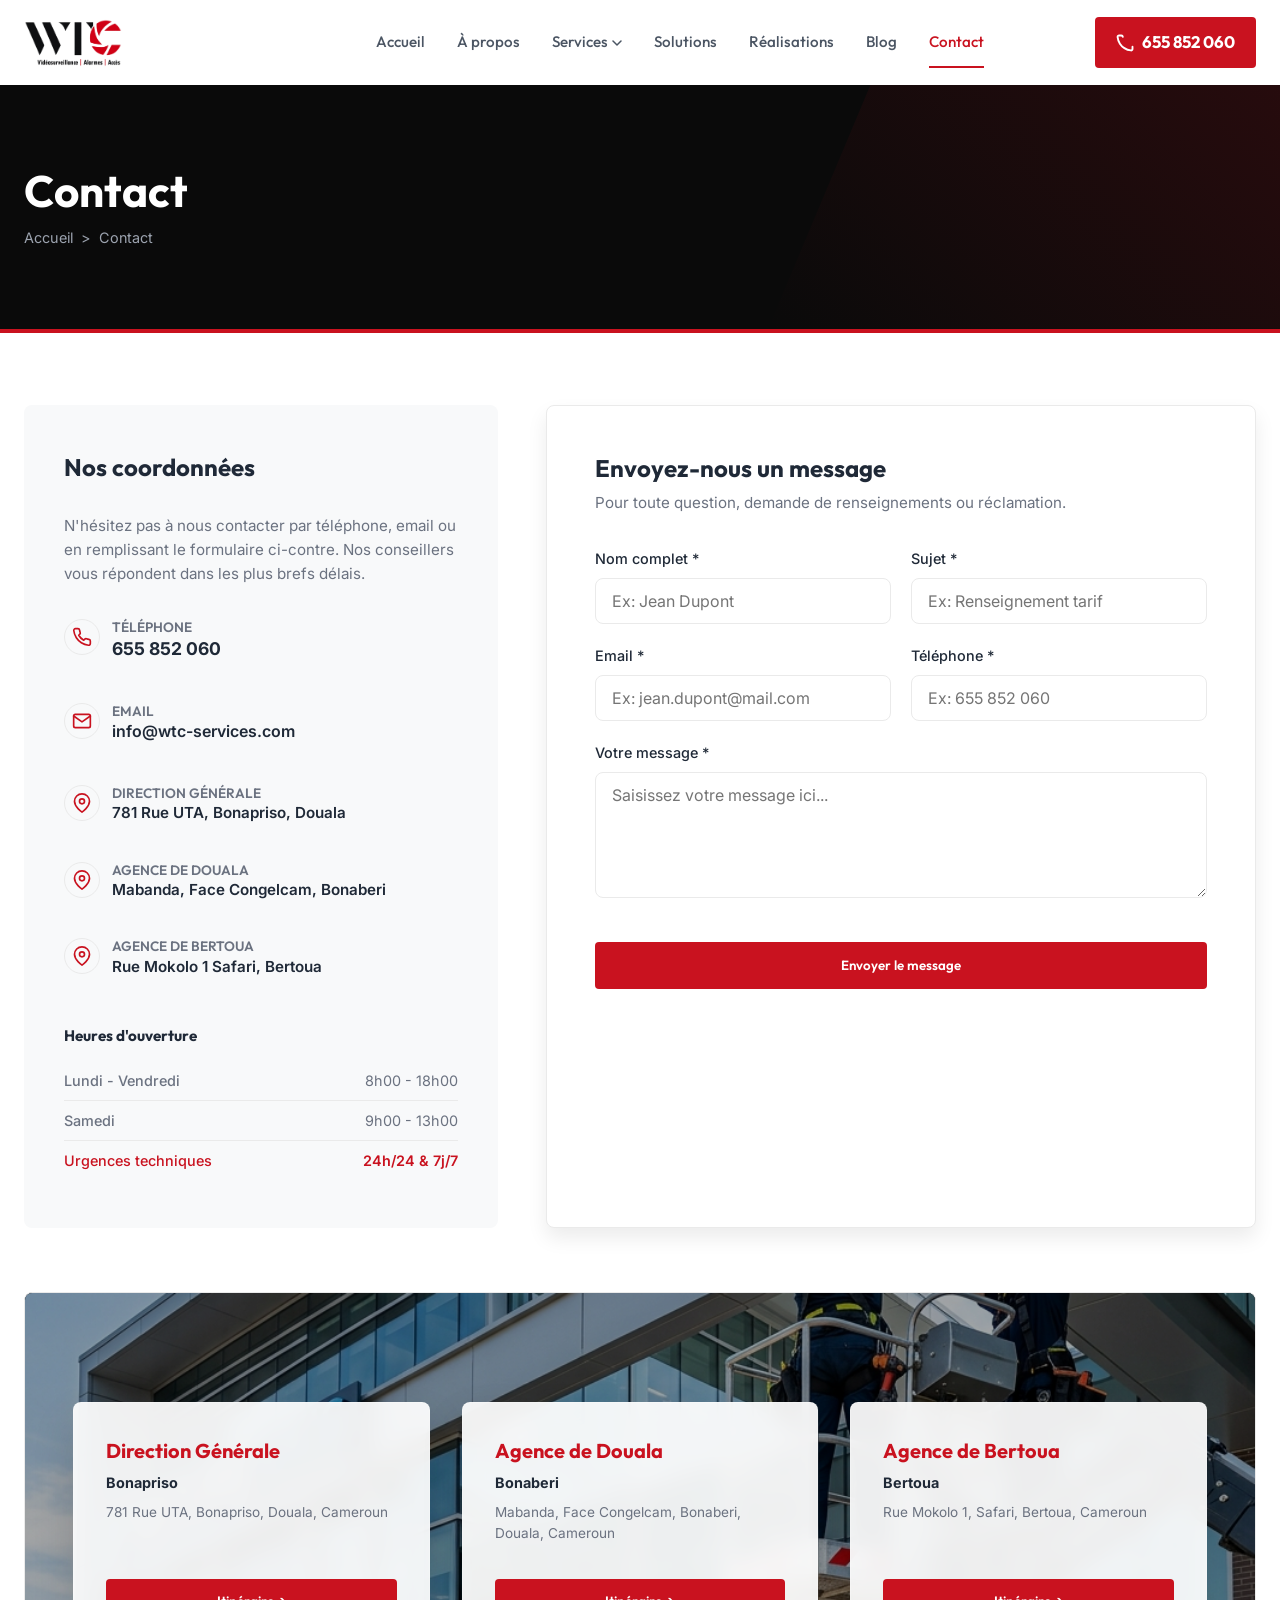
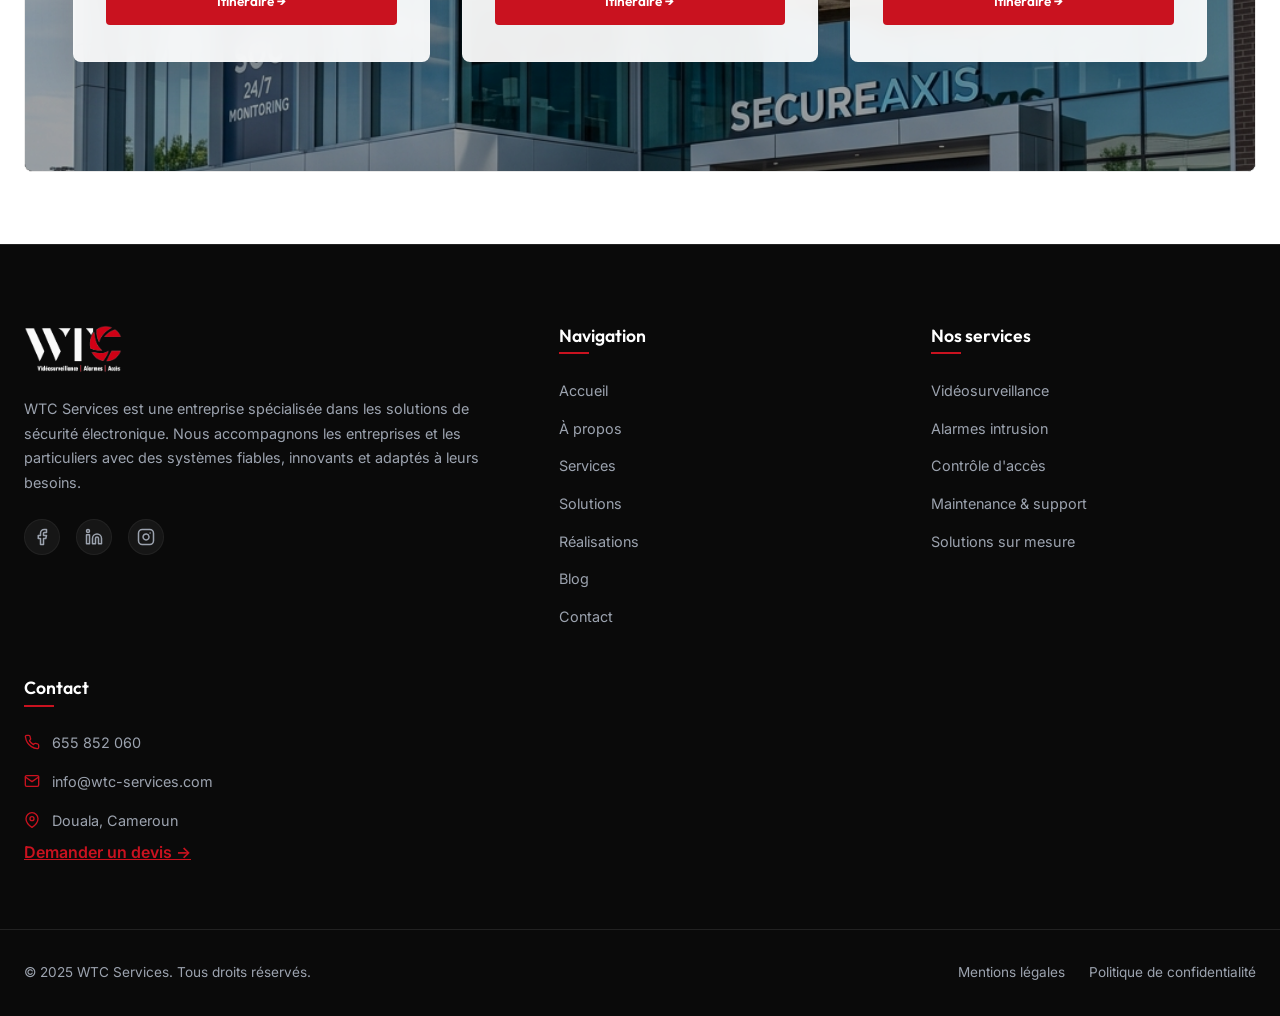
<file: contact.html>
<!DOCTYPE html>
<html lang="fr">

<head>
    <meta charset="UTF-8">
    <meta name="viewport" content="width=device-width, initial-scale=1.0">
    <title>Contactez WTC Services | Expert en sécurité à Douala</title>
    <meta name="description"
        content="Contactez-nous pour toute demande d'installation de caméras, dépannage d'alarmes ou devis de sécurité électronique à Douala et Yaoundé.">
    <!-- Favicon -->
    <link rel="icon" type="image/png" href="assets/images/logo-dark.png">
    <link rel="stylesheet" href="css/style.css">
</head>

<body>

    <!-- HEADER / NAVIGATION -->
    <header>
        <div class="container nav-container">
            <div class="logo-wrapper">
                <a href="index.html">
                    <img src="assets/images/logo-dark.png" alt="WTC Services Logo" class="logo-img">
                </span>
            </div>

            <button class="menu-toggle" id="menuToggle" aria-label="Menu principal">
                <span></span>
                <span></span>
                <span></span>
            </button>

            <nav class="nav-menu" id="navMenu">
                <a href="index.html" class="nav-link">Accueil</a>
                <a href="a-propos.html" class="nav-link">À propos</a>
                <div class="nav-item-dropdown">
                    <a href="services.html" class="nav-link dropdown-toggle">Services <svg width="10" height="6"
                            viewBox="0 0 10 6" fill="none" xmlns="http://www.w3.org/2000/svg">
                            <path d="M1 1L5 5L9 1" stroke="currentColor" stroke-width="1.5" stroke-linecap="round"
                                stroke-linejoin="round" />
                        </svg></a>
                    <div class="dropdown-menu">
                        <a href="services.html#videosurveillance" class="dropdown-item">Vidéosurveillance</a>
                        <a href="services.html#alarmes" class="dropdown-item">Alarmes intrusion</a>
                        <a href="services.html#acces" class="dropdown-item">Contrôle d'accès</a>
                        <a href="services.html#maintenance" class="dropdown-item">Maintenance & support</a>
                    </div>
                </div>
                <a href="solutions.html" class="nav-link">Solutions</a>
                <a href="realisations.html" class="nav-link">Réalisations</a>
                <a href="blog.html" class="nav-link">Blog</a>
                <a href="contact.html" class="nav-link active">Contact</a>
            </nav>

            <div class="header-btn">
                <span class="btn btn-phone">
                    <svg width="18" height="18" viewBox="0 0 24 24" fill="none" stroke="currentColor" stroke-width="2.5"
                        stroke-linecap="round" stroke-linejoin="round">
                        <path
                            d="M22 16.92v3a2 2 0 0 1-2.18 2 19.79 19.79 0 0 1-8.63-3.07 19.5 19.5 0 0 1-6-6 19.79 19.79 0 0 1-3.07-8.67A2 2 0 0 1 4.11 2h3a2 2 0 0 1 2 1.72(12.84 12.84 0 0 0 .7 2.81 2 2 0 0 1-.45 2.11L8.09 9.91a16 16 0 0 0 6 6l1.27-1.27a2 2 0 0 1 2.1-.45 12.84 12.84 0 0 0 2.81.7A2 2 0 0 1 22 16.92z" />
                    </svg>
                    655 852 060
                </a>
            </div>
        </div>
    </header>

    <!-- PAGE HERO -->
    <section class="page-hero">
        <div class="container">
            <h1 class="page-title">Contact</h1>
            <div class="breadcrumbs">
                <a href="index.html">Accueil</a>
                <span>&gt;</span>
                <span>Contact</span>
            </div>
        </div>
    </section>

    <!-- CONTACT FORM & DETAILS -->
    <section class="section">
        <div class="container">
            <div class="contact-grid">
                <!-- Info Column -->
                <div class="contact-card-info">
                    <h3>Nos coordonnées</h3>
                    <p style="margin-bottom: 2rem; color: var(--text-muted); font-size: 0.95rem;">N'hésitez pas à nous
                        contacter par téléphone, email ou en remplissant le formulaire ci-contre. Nos conseillers vous
                        répondent dans les plus brefs délais.</p>

                    <ul class="contact-info-list" style="margin-bottom: 3rem;">
                        <li class="contact-info-item">
                            <div class="highlight-icon-wrapper"
                                style="width: 36px; height: 36px; border-color: var(--light-border);"><svg width="20"
                                    height="20" viewBox="0 0 24 24" fill="none" stroke="currentColor" stroke-width="2"
                                    stroke-linecap="round" stroke-linejoin="round">
                                    <path
                                        d="M22 16.92v3a2 2 0 0 1-2.18 2 19.79 19.79 0 0 1-8.63-3.07 19.5 19.5 0 0 1-6-6 19.79 19.79 0 0 1-3.07-8.67A2 2 0 0 1 4.11 2h3a2 2 0 0 1 2 1.72 12.84 12.84 0 0 0 .7 2.81 2 2 0 0 1-.45 2.11L8.09 9.91a16 16 0 0 0 6 6l1.27-1.27a2 2 0 0 1 2.1-.45 12.84 12.84 0 0 0 2.81.7A2 2 0 0 1 22 16.92z" />
                                </svg></div>
                            <div>
                                <h4
                                    style="font-size: 0.85rem; text-transform: uppercase; color: var(--text-muted); font-weight: 600;">
                                    Téléphone</h4>
                                <span style="font-size: 1.1rem; font-weight: 700; color: var(--text-dark);">655 852
                                    060</span>
                            </div>
                        </li>
                        <li class="contact-info-item" style="margin-top: 1.5rem;">
                            <div class="highlight-icon-wrapper"
                                style="width: 36px; height: 36px; border-color: var(--light-border);"><svg width="20"
                                    height="20" viewBox="0 0 24 24" fill="none" stroke="currentColor" stroke-width="2"
                                    stroke-linecap="round" stroke-linejoin="round">
                                    <path
                                        d="M4 4h16c1.1 0 2 .9 2 2v12c0 1.1-.9 2-2 2H4c-1.1 0-2-.9-2-2V6c0-1.1.9-2 2-2z" />
                                    <polyline points="22,6 12,13 2,6" />
                                </svg></div>
                            <div>
                                <h4
                                    style="font-size: 0.85rem; text-transform: uppercase; color: var(--text-muted); font-weight: 600;">
                                    Email</h4>
                                <span
                                    style="font-size: 1rem; font-weight: 600; color: var(--text-dark);">info@wtc-services.com</span>
                            </div>
                        </li>
                        <li class="contact-info-item" style="margin-top: 1.5rem;">
                            <div class="highlight-icon-wrapper"
                                style="width: 36px; height: 36px; border-color: var(--light-border);"><svg width="20"
                                    height="20" viewBox="0 0 24 24" fill="none" stroke="currentColor" stroke-width="2"
                                    stroke-linecap="round" stroke-linejoin="round">
                                    <path d="M21 10c0 7-9 13-9 13s-9-6-9-13a9 9 0 0 1 18 0z" />
                                    <circle cx="12" cy="10" r="3" />
                                </svg></div>
                            <div>
                                <h4
                                    style="font-size: 0.85rem; text-transform: uppercase; color: var(--text-muted); font-weight: 600;">
                                    Direction Générale</h4>
                                <span style="font-size: 0.95rem; font-weight: 600; color: var(--text-dark);">781 Rue
                                    UTA, Bonapriso, Douala</span>
                            </div>
                        </li>
                        <li class="contact-info-item" style="margin-top: 1.25rem;">
                            <div class="highlight-icon-wrapper"
                                style="width: 36px; height: 36px; border-color: var(--light-border);"><svg width="20"
                                    height="20" viewBox="0 0 24 24" fill="none" stroke="currentColor" stroke-width="2"
                                    stroke-linecap="round" stroke-linejoin="round">
                                    <path d="M21 10c0 7-9 13-9 13s-9-6-9-13a9 9 0 0 1 18 0z" />
                                    <circle cx="12" cy="10" r="3" />
                                </svg></div>
                            <div>
                                <h4
                                    style="font-size: 0.85rem; text-transform: uppercase; color: var(--text-muted); font-weight: 600;">
                                    Agence de Douala</h4>
                                <span style="font-size: 0.95rem; font-weight: 600; color: var(--text-dark);">Mabanda,
                                    Face Congelcam, Bonaberi</span>
                            </div>
                        </li>
                        <li class="contact-info-item" style="margin-top: 1.25rem;">
                            <div class="highlight-icon-wrapper"
                                style="width: 36px; height: 36px; border-color: var(--light-border);"><svg width="20"
                                    height="20" viewBox="0 0 24 24" fill="none" stroke="currentColor" stroke-width="2"
                                    stroke-linecap="round" stroke-linejoin="round">
                                    <path d="M21 10c0 7-9 13-9 13s-9-6-9-13a9 9 0 0 1 18 0z" />
                                    <circle cx="12" cy="10" r="3" />
                                </svg></div>
                            <div>
                                <h4
                                    style="font-size: 0.85rem; text-transform: uppercase; color: var(--text-muted); font-weight: 600;">
                                    Agence de Bertoua</h4>
                                <span style="font-size: 0.95rem; font-weight: 600; color: var(--text-dark);">Rue Mokolo
                                    1 Safari, Bertoua</span>
                            </div>
                        </li>
                    </ul>

                    <div>
                        <h4 style="font-size: 0.95rem; margin-bottom: 1rem; font-weight: 700;">Heures d'ouverture</h4>
                        <table
                            style="width: 100%; font-size: 0.9rem; color: var(--text-muted); border-collapse: collapse;">
                            <tr style="border-bottom: 1px solid var(--light-border);">
                                <td style="padding: 0.5rem 0; font-weight: 500;">Lundi - Vendredi</td>
                                <td style="padding: 0.5rem 0; text-align: right;">8h00 - 18h00</td>
                            </tr>
                            <tr style="border-bottom: 1px solid var(--light-border);">
                                <td style="padding: 0.5rem 0; font-weight: 500;">Samedi</td>
                                <td style="padding: 0.5rem 0; text-align: right;">9h00 - 13h00</td>
                            </tr>
                            <tr>
                                <td style="padding: 0.5rem 0; font-weight: 500; color: var(--primary);">Urgences
                                    techniques</td>
                                <td
                                    style="padding: 0.5rem 0; text-align: right; font-weight: 600; color: var(--primary);">
                                    24h/24 & 7j/7</td>
                            </tr>
                        </table>
                    </div>
                </div>

                <!-- Form Column -->
                <div class="contact-form-wrapper">
                    <h3 style="font-size: 1.5rem; margin-bottom: 0.5rem;">Envoyez-nous un message</h3>
                    <p style="color: var(--text-muted); margin-bottom: 2rem; font-size: 0.95rem;">Pour toute question,
                        demande de renseignements ou réclamation.</p>

                    <form id="contactForm">
                        <div class="form-row">
                            <div class="form-group">
                                <label class="form-label" for="contactNom">Nom complet *</label>
                                <input class="form-control" type="text" id="contactNom" required
                                    placeholder="Ex: Jean Dupont">
                            </div>
                            <div class="form-group">
                                <label class="form-label" for="contactSujet">Sujet *</label>
                                <input class="form-control" type="text" id="contactSujet" required
                                    placeholder="Ex: Renseignement tarif">
                            </div>
                        </div>

                        <div class="form-row">
                            <div class="form-group">
                                <label class="form-label" for="contactEmail">Email *</label>
                                <input class="form-control" type="email" id="contactEmail" required
                                    placeholder="Ex: jean.dupont@mail.com">
                            </div>
                            <div class="form-group">
                                <label class="form-label" for="contactTel">Téléphone *</label>
                                <input class="form-control" type="tel" id="contactTel" required
                                    placeholder="Ex: 655 852 060">
                            </div>
                        </div>

                        <div class="form-group">
                            <label class="form-label" for="contactMsg">Votre message *</label>
                            <textarea class="form-control" id="contactMsg" rows="5" required
                                placeholder="Saisissez votre message ici..."></textarea>
                        </div>

                        <button type="submit" class="btn btn-primary" style="width: 100%; margin-top: 1rem;">Envoyer le
                            message</button>
                    </form>
                </div>
            </div>

            <!-- OFFICE LOCATION SECTION -->
            <div class="map-placeholder">
                <div class="office-cards-container">
                    <!-- Headquarters -->
                    <div class="office-card">
                        <div>
                            <h4
                                style="font-family: var(--font-heading); margin-bottom: 0.5rem; color: var(--primary); font-size: 1.25rem; font-weight: 700;">
                                Direction Générale</h4>
                            <p
                                style="font-size: 0.9rem; font-weight: 700; color: var(--text-dark); margin-bottom: 0.5rem;">
                                Bonapriso</p>
                            <p
                                style="font-size: 0.85rem; color: var(--text-muted); line-height: 1.5; margin-bottom: 1.5rem;">
                                781 Rue UTA, Bonapriso, Douala, Cameroun</p>
                        </div>
                        <a href="https://www.google.com/maps/search/?api=1&query=781+Rue+UTA+Bonapriso+Douala+Cameroun"
                            target="_blank" class="btn btn-primary"
                            style="padding: 0.65rem 1rem; font-size: 0.85rem; text-align: center; width: 100%;">Itinéraire
                            &rarr;</a>
                    </div>

                    <!-- Douala Agency -->
                    <div class="office-card">
                        <div>
                            <h4
                                style="font-family: var(--font-heading); margin-bottom: 0.5rem; color: var(--primary); font-size: 1.25rem; font-weight: 700;">
                                Agence de Douala</h4>
                            <p
                                style="font-size: 0.9rem; font-weight: 700; color: var(--text-dark); margin-bottom: 0.5rem;">
                                Bonaberi</p>
                            <p
                                style="font-size: 0.85rem; color: var(--text-muted); line-height: 1.5; margin-bottom: 1.5rem;">
                                Mabanda, Face Congelcam, Bonaberi, Douala, Cameroun</p>
                        </div>
                        <a href="https://www.google.com/maps/search/?api=1&query=Mabanda+Face+Congelcam+Bonaberi+Douala+Cameroun"
                            target="_blank" class="btn btn-primary"
                            style="padding: 0.65rem 1rem; font-size: 0.85rem; text-align: center; width: 100%;">Itinéraire
                            &rarr;</a>
                    </div>

                    <!-- Bertoua Agency -->
                    <div class="office-card">
                        <div>
                            <h4
                                style="font-family: var(--font-heading); margin-bottom: 0.5rem; color: var(--primary); font-size: 1.25rem; font-weight: 700;">
                                Agence de Bertoua</h4>
                            <p
                                style="font-size: 0.9rem; font-weight: 700; color: var(--text-dark); margin-bottom: 0.5rem;">
                                Bertoua</p>
                            <p
                                style="font-size: 0.85rem; color: var(--text-muted); line-height: 1.5; margin-bottom: 1.5rem;">
                                Rue Mokolo 1, Safari, Bertoua, Cameroun</p>
                        </div>
                        <a href="https://www.google.com/maps/search/?api=1&query=Rue+Mokolo+1+Safari+Bertoua+Cameroun"
                            target="_blank" class="btn btn-primary"
                            style="padding: 0.65rem 1rem; font-size: 0.85rem; text-align: center; width: 100%;">Itinéraire
                            &rarr;</a>
                    </div>
                </div>
                <img src="assets/images/office_facade.png" alt="Bureaux de WTC Services" class="office-bg">
            </div>
        </div>
    </section>

    <!-- FOOTER -->
    <footer>
        <div class="container footer-grid">
            <div class="footer-col-about">
                <img src="assets/images/logo-light.png" alt="WTC Services Logo" class="logo-img">
                <p class="footer-about-text">WTC Services est une entreprise spécialisée dans les solutions de sécurité
                    électronique. Nous accompagnons les entreprises et les particuliers avec des systèmes fiables,
                    innovants et adaptés à leurs besoins.</p>
                <div class="social-links">
                    <a href="https://www.facebook.com/share/1FuHMtW9iQ/" class="social-link" target="_blank"
                        aria-label="Facebook">
                        <svg width="18" height="18" viewBox="0 0 24 24" fill="none" stroke="currentColor"
                            stroke-width="2" stroke-linecap="round" stroke-linejoin="round">
                            <path d="M18 2h-3a5 5 0 0 0-5 5v3H7v4h3v8h4v-8h3l1-4h-4V7a1 1 0 0 1 1-1h3z" />
                        </svg>
                    </a>
                    <a href="https://www.linkedin.com/company/wtc-services" class="social-link" target="_blank"
                        aria-label="LinkedIn">
                        <svg width="18" height="18" viewBox="0 0 24 24" fill="none" stroke="currentColor"
                            stroke-width="2" stroke-linecap="round" stroke-linejoin="round">
                            <path d="M16 8a6 6 0 0 1 6 6v7h-4v-7a2 2 0 0 0-2-2 2 2 0 0 0-2 2v7h-4v-7a6 6 0 0 1 6-6z" />
                            <rect x="2" y="9" width="4" height="12" />
                            <circle cx="4" cy="4" r="2" />
                        </svg>
                    </a>
                    <a href="https://instagram.com" class="social-link" target="_blank" aria-label="Instagram">
                        <svg width="18" height="18" viewBox="0 0 24 24" fill="none" stroke="currentColor"
                            stroke-width="2" stroke-linecap="round" stroke-linejoin="round">
                            <rect x="2" y="2" width="20" height="20" rx="5" ry="5" />
                            <path d="M16 11.37A4 4 0 1 1 12.63 8 4 4 0 0 1 16 11.37z" />
                            <line x1="17.5" y1="6.5" x2="17.51" y2="6.5" />
                        </svg>
                    </a>
                </div>
            </div>

            <div>
                <h4 class="footer-title">Navigation</h4>
                <ul class="footer-links">
                    <li><a href="index.html" class="footer-link">Accueil</a></li>
                    <li><a href="a-propos.html" class="footer-link">À propos</a></li>
                    <li><a href="services.html" class="footer-link">Services</a></li>
                    <li><a href="solutions.html" class="footer-link">Solutions</a></li>
                    <li><a href="realisations.html" class="footer-link">Réalisations</a></li>
                    <li><a href="blog.html" class="footer-link">Blog</a></li>
                    <li><a href="contact.html" class="footer-link">Contact</a></li>
                </ul>
            </div>

            <div>
                <h4 class="footer-title">Nos services</h4>
                <ul class="footer-links">
                    <li><a href="services.html#videosurveillance" class="footer-link">Vidéosurveillance</a></li>
                    <li><a href="services.html#alarmes" class="footer-link">Alarmes intrusion</a></li>
                    <li><a href="services.html#acces" class="footer-link">Contrôle d'accès</a></li>
                    <li><a href="services.html#maintenance" class="footer-link">Maintenance & support</a></li>
                    <li><a href="solutions.html" class="footer-link">Solutions sur mesure</a></li>
                </ul>
            </div>

            <div class="footer-col-contact">
                <h4 class="footer-title">Contact</h4>
                <ul class="contact-info-list">
                    <li class="contact-info-item">
                        <svg class="contact-info-icon" width="16" height="16" viewBox="0 0 24 24" fill="none"
                            stroke="currentColor" stroke-width="2" stroke-linecap="round" stroke-linejoin="round">
                            <path
                                d="M22 16.92v3a2 2 0 0 1-2.18 2 19.79 19.79 0 0 1-8.63-3.07 19.5 19.5 0 0 1-6-6 19.79 19.79 0 0 1-3.07-8.67A2 2 0 0 1 4.11 2h3a2 2 0 0 1 2 1.72 12.84 12.84 0 0 0 .7 2.81 2 2 0 0 1-.45 2.11L8.09 9.91a16 16 0 0 0 6 6l1.27-1.27a2 2 0 0 1 2.1-.45 12.84 12.84 0 0 0 2.81.7A2 2 0 0 1 22 16.92z" />
                        </svg>
                        <span>655 852 060</span>
                    </li>
                    <li class="contact-info-item">
                        <svg class="contact-info-icon" width="16" height="16" viewBox="0 0 24 24" fill="none"
                            stroke="currentColor" stroke-width="2" stroke-linecap="round" stroke-linejoin="round">
                            <path d="M4 4h16c1.1 0 2 .9 2 2v12c0 1.1-.9 2-2 2H4c-1.1 0-2-.9-2-2V6c0-1.1.9-2 2-2z" />
                            <polyline points="22,6 12,13 2,6" />
                        </svg>
                        <span>info@wtc-services.com</span>
                    </li>
                    <li class="contact-info-item">
                        <svg class="contact-info-icon" width="16" height="16" viewBox="0 0 24 24" fill="none"
                            stroke="currentColor" stroke-width="2" stroke-linecap="round" stroke-linejoin="round">
                            <path d="M21 10c0 7-9 13-9 13s-9-6-9-13a9 9 0 0 1 18 0z" />
                            <circle cx="12" cy="10" r="3" />
                        </svg>
                        <span>Douala, Cameroun</span>
                    </li>
                </ul>
                <a href="#" class="footer-devis-link devis-modal-trigger">Demander un devis &rarr;</a>
            </div>
        </div>

        <div class="container footer-bottom">
            <div>
                &copy; 2025 WTC Services. Tous droits réservés.
            </div>
            <div class="footer-bottom-links">
                <a href="#" class="footer-bottom-link">Mentions légales</a>
                <a href="#" class="footer-bottom-link">Politique de confidentialité</a>
            </div>
        </div>
    </footer>

    <!-- MODAL DEVIS -->
    <div class="modal" id="devisModal">
        <div class="modal-content">
            <button class="modal-close" id="modalClose" aria-label="Fermer la boîte de dialogue">&times;</button>
            <h3 class="modal-title">Demande de devis</h3>
            <p class="modal-desc">Obtenez une étude personnalisée et gratuite pour la sécurisation de vos locaux.</p>

            <form id="devisForm">
                <div class="form-row">
                    <div class="form-group">
                        <label class="form-label" for="devisNom">Nom complet *</label>
                        <input class="form-control" type="text" id="devisNom" required placeholder="Ex: Jean Dupont">
                    </div>
                    <div class="form-group">
                        <label class="form-label" for="devisEntreprise">Entreprise / Organisation</label>
                        <input class="form-control" type="text" id="devisEntreprise" placeholder="Ex: WTC SARL">
                    </div>
                </div>

                <div class="form-row">
                    <div class="form-group">
                        <label class="form-label" for="devisEmail">Email *</label>
                        <input class="form-control" type="email" id="devisEmail" required
                            placeholder="Ex: jean.dupont@mail.com">
                    </div>
                    <div class="form-group">
                        <label class="form-label" for="devisTel">Téléphone *</label>
                        <input class="form-control" type="tel" id="devisTel" required placeholder="Ex: 655 852 060">
                    </div>
                </div>

                <div class="form-group">
                    <label class="form-label" for="devisService">Service principal souhaité *</label>
                    <select class="form-control" id="devisService" required>
                        <option value="">Sélectionnez un service...</option>
                        <option value="videosurveillance">Vidéosurveillance</option>
                        <option value="alarmes">Alarmes anti-intrusion</option>
                        <option value="acces">Contrôle d'accès</option>
                        <option value="maintenance">Maintenance & Support</option>
                        <option value="complet">Solution complète de sécurité</option>
                    </select>
                </div>

                <div class="form-group">
                    <label class="form-label" for="devisMsg">Description du projet (besoins, type de local...) *</label>
                    <textarea class="form-control" id="devisMsg" rows="4" required
                        placeholder="Décrivez votre besoin en quelques lignes..."></textarea>
                </div>

                <button type="submit" class="btn btn-primary" style="width: 100%; margin-top: 1rem;">Envoyer la demande
                    de devis</button>
            </form>
        </div>
    </div>

    <!-- MAIN JS -->
    <script src="js/main.js"></script>
</body>

</html>
</file>
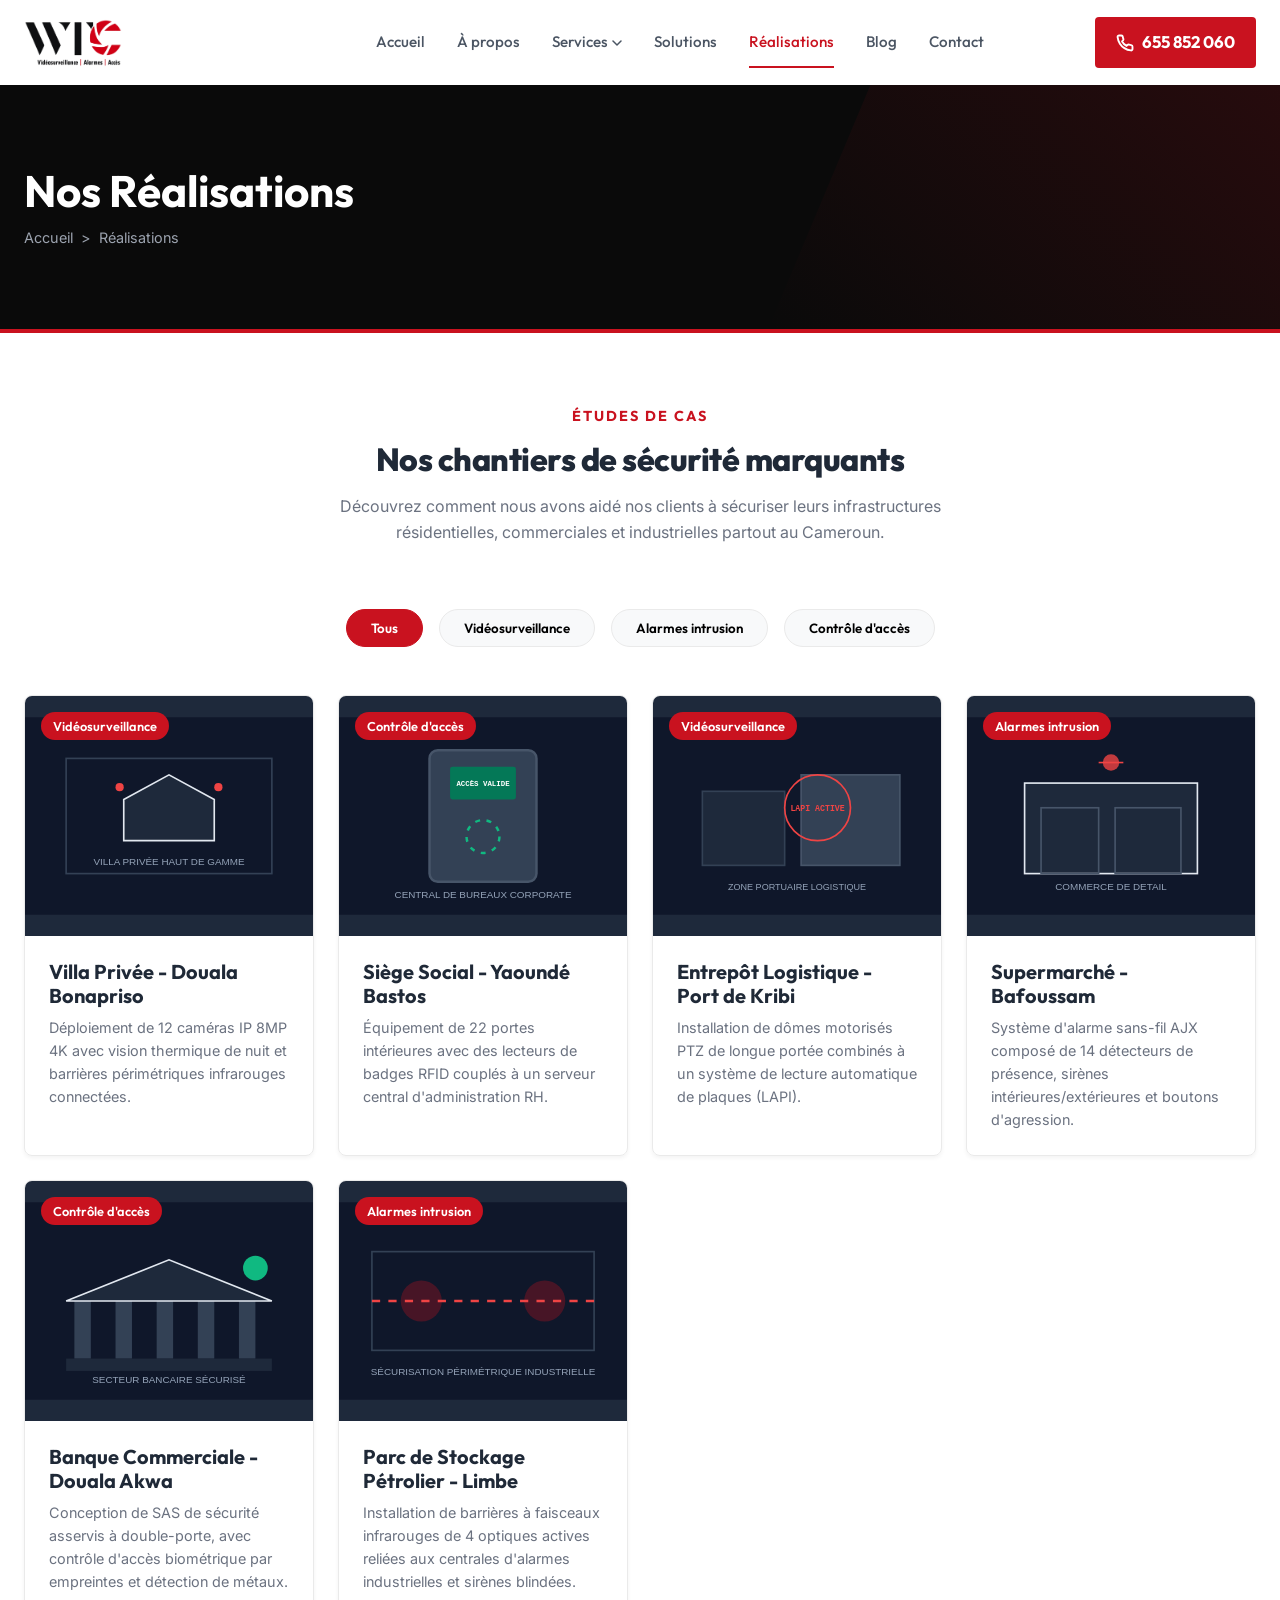
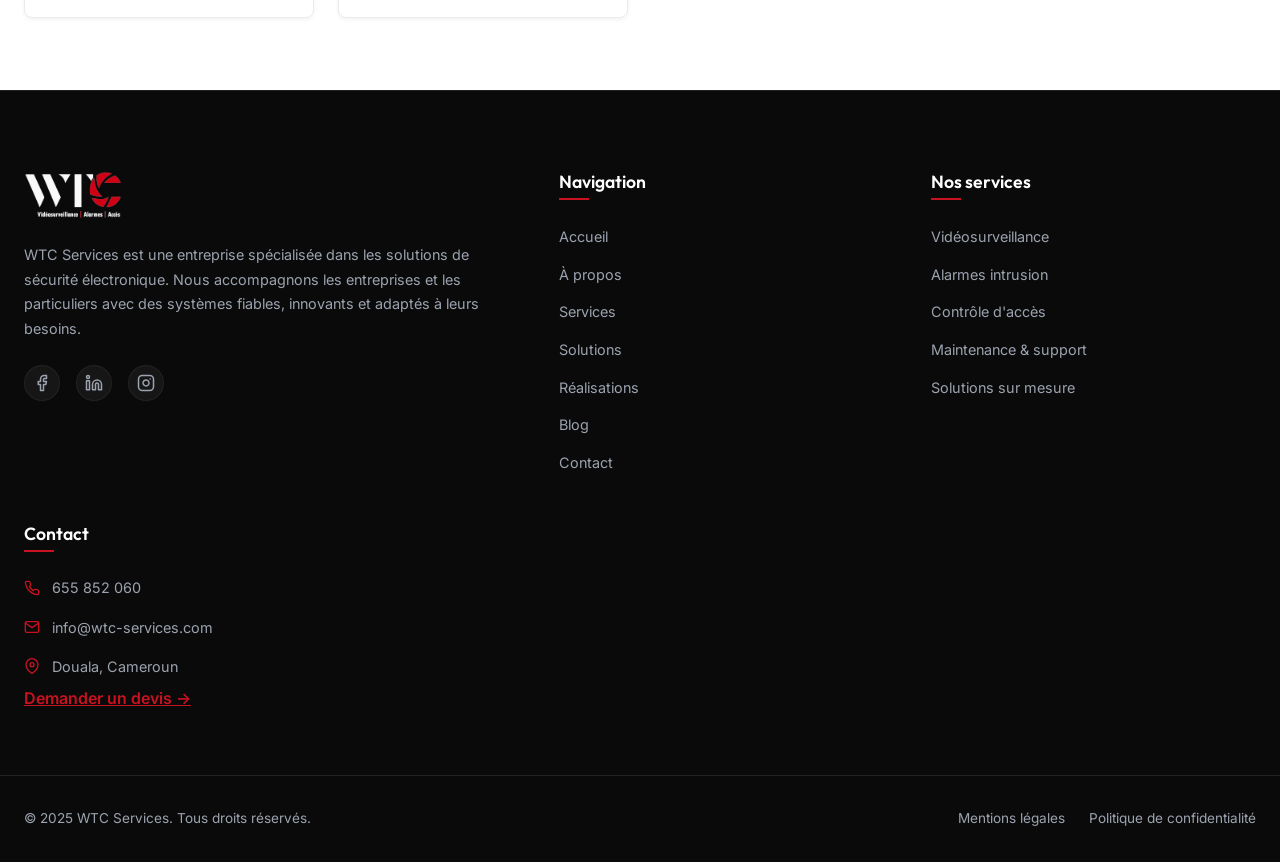
<file: realisations.html>
<!DOCTYPE html>
<html lang="fr">

<head>
    <meta charset="UTF-8">
    <meta name="viewport" content="width=device-width, initial-scale=1.0">
    <title>Nos Réalisations | WTC Services - Projets de sécurité électronique</title>
    <meta name="description"
        content="Découvrez nos projets réussis au Cameroun : installation de sécurité résidentielle, tertiaire et industrielle. Nos cas clients en vidéosurveillance et contrôle d'accès.">
    <!-- Favicon -->
    <link rel="icon" type="image/png" href="assets/images/logo-dark.png">
    <link rel="stylesheet" href="css/style.css">
</head>

<body>

    <!-- HEADER / NAVIGATION -->
    <header>
        <div class="container nav-container">
            <div class="logo-wrapper">
                <a href="index.html">
                    <img src="assets/images/logo-dark.png" alt="WTC Services Logo" class="logo-img">
                </span>
            </div>

            <button class="menu-toggle" id="menuToggle" aria-label="Menu principal">
                <span></span>
                <span></span>
                <span></span>
            </button>

            <nav class="nav-menu" id="navMenu">
                <a href="index.html" class="nav-link">Accueil</a>
                <a href="a-propos.html" class="nav-link">À propos</a>
                <div class="nav-item-dropdown">
                    <a href="services.html" class="nav-link dropdown-toggle">Services <svg width="10" height="6"
                            viewBox="0 0 10 6" fill="none" xmlns="http://www.w3.org/2000/svg">
                            <path d="M1 1L5 5L9 1" stroke="currentColor" stroke-width="1.5" stroke-linecap="round"
                                stroke-linejoin="round" />
                        </svg></a>
                    <div class="dropdown-menu">
                        <a href="services.html#videosurveillance" class="dropdown-item">Vidéosurveillance</a>
                        <a href="services.html#alarmes" class="dropdown-item">Alarmes intrusion</a>
                        <a href="services.html#acces" class="dropdown-item">Contrôle d'accès</a>
                        <a href="services.html#maintenance" class="dropdown-item">Maintenance & support</a>
                    </div>
                </div>
                <a href="solutions.html" class="nav-link">Solutions</a>
                <a href="realisations.html" class="nav-link active">Réalisations</a>
                <a href="blog.html" class="nav-link">Blog</a>
                <a href="contact.html" class="nav-link">Contact</a>
            </nav>

            <div class="header-btn">
                <span class="btn btn-phone">
                    <svg width="18" height="18" viewBox="0 0 24 24" fill="none" stroke="currentColor" stroke-width="2.5"
                        stroke-linecap="round" stroke-linejoin="round">
                        <path
                            d="M22 16.92v3a2 2 0 0 1-2.18 2 19.79 19.79 0 0 1-8.63-3.07 19.5 19.5 0 0 1-6-6 19.79 19.79 0 0 1-3.07-8.67A2 2 0 0 1 4.11 2h3a2 2 0 0 1 2 1.72 12.84 12.84 0 0 0 .7 2.81 2 2 0 0 1-.45 2.11L8.09 9.91a16 16 0 0 0 6 6l1.27-1.27a2 2 0 0 1 2.1-.45 12.84 12.84 0 0 0 2.81.7A2 2 0 0 1 22 16.92z" />
                    </svg>
                    655 852 060
                </a>
            </div>
        </div>
    </header>

    <!-- PAGE HERO -->
    <section class="page-hero">
        <div class="container">
            <h1 class="page-title">Nos Réalisations</h1>
            <div class="breadcrumbs">
                <a href="index.html">Accueil</a>
                <span>&gt;</span>
                <span>Réalisations</span>
            </div>
        </div>
    </section>

    <!-- PORTFOLIO SECTION -->
    <section class="section">
        <div class="container">
            <div class="section-header">
                <span class="section-tag">Études de cas</span>
                <h2 class="section-title">Nos chantiers de sécurité marquants</h2>
                <p class="section-desc">Découvrez comment nous avons aidé nos clients à sécuriser leurs infrastructures
                    résidentielles, commerciales et industrielles partout au Cameroun.</p>
            </div>

            <!-- Category Filters tabs -->
            <div class="filter-tabs">
                <button class="filter-tab active" data-filter="all">Tous</button>
                <button class="filter-tab" data-filter="videosurveillance">Vidéosurveillance</button>
                <button class="filter-tab" data-filter="alarmes">Alarmes intrusion</button>
                <button class="filter-tab" data-filter="acces">Contrôle d'accès</button>
            </div>

            <!-- Portfolio Grid -->
            <div class="portfolio-grid">
                <!-- Project 1 -->
                <div class="portfolio-card" data-category="videosurveillance">
                    <div class="portfolio-img-wrapper">
                        <!-- Custom vector representations -->
                        <svg viewBox="0 0 350 240" style="width:100%; height:100%; background:#1e293b;">
                            <rect width="350" height="240" fill="#0f172a" />
                            <rect x="50" y="50" width="250" height="140" fill="none" stroke="#334155"
                                stroke-width="2" />
                            <!-- Villa shape -->
                            <polygon points="120,150 120,100 175,70 230,100 230,150" fill="#1e293b" stroke="#e2e8f0"
                                stroke-width="2" />
                            <!-- Camera icon overlays -->
                            <circle cx="115" cy="85" r="5" fill="#ef4444" />
                            <circle cx="235" cy="85" r="5" fill="#ef4444" />
                            <text x="175" y="180" font-family="sans-serif" font-size="12" fill="#94a3b8"
                                text-anchor="middle">VILLA PRIVÉE HAUT DE GAMME</text>
                        </svg>
                        <span class="portfolio-tag">Vidéosurveillance</span>
                    </div>
                    <div class="portfolio-content">
                        <h3 class="portfolio-title">Villa Privée - Douala Bonapriso</h3>
                        <p class="portfolio-desc">Déploiement de 12 caméras IP 8MP 4K avec vision thermique de nuit et
                            barrières périmétriques infrarouges connectées.</p>
                    </div>
                </div>

                <!-- Project 2 -->
                <div class="portfolio-card" data-category="acces">
                    <div class="portfolio-img-wrapper">
                        <svg viewBox="0 0 350 240" style="width:100%; height:100%; background:#1e293b;">
                            <rect width="350" height="240" fill="#0f172a" />
                            <rect x="110" y="40" width="130" height="160" rx="10" fill="#334155" stroke="#475569"
                                stroke-width="3" />
                            <!-- fingerprint scanner -->
                            <rect x="135" y="60" width="80" height="40" fill="#047857" rx="3" />
                            <circle cx="175" cy="145" r="20" fill="none" stroke="#10b981" stroke-width="3"
                                stroke-dasharray="6,8" />
                            <text x="175" y="83" font-family="monospace" font-size="9" fill="#ffffff"
                                text-anchor="middle" font-weight="bold">ACCÈS VALIDE</text>
                            <text x="175" y="220" font-family="sans-serif" font-size="12" fill="#94a3b8"
                                text-anchor="middle">CENTRAL DE BUREAUX CORPORATE</text>
                        </svg>
                        <span class="portfolio-tag">Contrôle d'accès</span>
                    </div>
                    <div class="portfolio-content">
                        <h3 class="portfolio-title">Siège Social - Yaoundé Bastos</h3>
                        <p class="portfolio-desc">Équipement de 22 portes intérieures avec des lecteurs de badges RFID
                            couplés à un serveur central d'administration RH.</p>
                    </div>
                </div>

                <!-- Project 3 -->
                <div class="portfolio-card" data-category="videosurveillance">
                    <div class="portfolio-img-wrapper">
                        <svg viewBox="0 0 350 240" style="width:100%; height:100%; background:#1e293b;">
                            <rect width="350" height="240" fill="#0f172a" />
                            <!-- Warehouse shapes -->
                            <rect x="60" y="90" width="100" height="90" fill="#1e293b" stroke="#334155"
                                stroke-width="2" />
                            <rect x="180" y="70" width="120" height="110" fill="#334155" stroke="#475569"
                                stroke-width="2" />
                            <!-- LAPI scanner -->
                            <circle cx="200" cy="110" r="40" fill="none" stroke="#ef4444" stroke-width="2" />
                            <text x="200" y="114" font-family="monospace" font-size="10" fill="#ef4444"
                                text-anchor="middle" font-weight="bold">LAPI ACTIVE</text>
                            <text x="175" y="210" font-family="sans-serif" font-size="11" fill="#94a3b8"
                                text-anchor="middle">ZONE PORTUAIRE LOGISTIQUE</text>
                        </svg>
                        <span class="portfolio-tag">Vidéosurveillance</span>
                    </div>
                    <div class="portfolio-content">
                        <h3 class="portfolio-title">Entrepôt Logistique - Port de Kribi</h3>
                        <p class="portfolio-desc">Installation de dômes motorisés PTZ de longue portée combinés à un
                            système de lecture automatique de plaques (LAPI).</p>
                    </div>
                </div>

                <!-- Project 4 -->
                <div class="portfolio-card" data-category="alarmes">
                    <div class="portfolio-img-wrapper">
                        <svg viewBox="0 0 350 240" style="width:100%; height:100%; background:#1e293b;">
                            <rect width="350" height="240" fill="#0f172a" />
                            <!-- Store front -->
                            <rect x="70" y="80" width="210" height="110" fill="#1e293b" stroke="#e2e8f0"
                                stroke-width="2" />
                            <rect x="90" y="110" width="70" height="80" fill="none" stroke="#475569" stroke-width="2" />
                            <rect x="180" y="110" width="80" height="80" fill="none" stroke="#475569"
                                stroke-width="2" />
                            <!-- Alarm ring light -->
                            <circle cx="175" cy="55" r="10" fill="#ef4444" opacity="0.8" />
                            <path d="M 160 55 L 190 55" stroke="#ef4444" stroke-width="2" />
                            <text x="175" y="210" font-family="sans-serif" font-size="12" fill="#94a3b8"
                                text-anchor="middle">COMMERCE DE DETAIL</text>
                        </svg>
                        <span class="portfolio-tag">Alarmes intrusion</span>
                    </div>
                    <div class="portfolio-content">
                        <h3 class="portfolio-title">Supermarché - Bafoussam</h3>
                        <p class="portfolio-desc">Système d'alarme sans-fil AJX composé de 14 détecteurs de présence,
                            sirènes intérieures/extérieures et boutons d'agression.</p>
                    </div>
                </div>

                <!-- Project 5 -->
                <div class="portfolio-card" data-category="acces">
                    <div class="portfolio-img-wrapper">
                        <svg viewBox="0 0 350 240" style="width:100%; height:100%; background:#1e293b;">
                            <rect width="350" height="240" fill="#0f172a" />
                            <!-- Bank building columns -->
                            <rect x="60" y="120" width="20" height="70" fill="#334155" />
                            <rect x="110" y="120" width="20" height="70" fill="#334155" />
                            <rect x="160" y="120" width="20" height="70" fill="#334155" />
                            <rect x="210" y="120" width="20" height="70" fill="#334155" />
                            <rect x="260" y="120" width="20" height="70" fill="#334155" />
                            <polygon points="50,120 175,70 300,120" fill="#1e293b" stroke="#e2e8f0" stroke-width="2" />
                            <rect x="50" y="190" width="250" height="15" fill="#1e293b" />
                            <!-- Lock overlay -->
                            <circle cx="280" cy="80" r="15" fill="#10b981" />
                            <text x="175" y="220" font-family="sans-serif" font-size="12" fill="#94a3b8"
                                text-anchor="middle">SECTEUR BANCAIRE SÉCURISÉ</text>
                        </svg>
                        <span class="portfolio-tag">Contrôle d'accès</span>
                    </div>
                    <div class="portfolio-content">
                        <h3 class="portfolio-title">Banque Commerciale - Douala Akwa</h3>
                        <p class="portfolio-desc">Conception de SAS de sécurité asservis à double-porte, avec contrôle
                            d'accès biométrique par empreintes et détection de métaux.</p>
                    </div>
                </div>

                <!-- Project 6 -->
                <div class="portfolio-card" data-category="alarmes">
                    <div class="portfolio-img-wrapper">
                        <svg viewBox="0 0 350 240" style="width:100%; height:100%; background:#1e293b;">
                            <rect width="350" height="240" fill="#0f172a" />
                            <rect x="40" y="60" width="270" height="120" fill="none" stroke="#334155"
                                stroke-width="2" />
                            <circle cx="100" cy="120" r="25" fill="#c9121f" opacity="0.3" />
                            <circle cx="250" cy="120" r="25" fill="#c9121f" opacity="0.3" />
                            <line x1="40" y1="120" x2="310" y2="120" stroke="#ef4444" stroke-width="3"
                                stroke-dasharray="10,10" />
                            <text x="175" y="210" font-family="sans-serif" font-size="12" fill="#94a3b8"
                                text-anchor="middle">SÉCURISATION PÉRIMÉTRIQUE INDUSTRIELLE</text>
                        </svg>
                        <span class="portfolio-tag">Alarmes intrusion</span>
                    </div>
                    <div class="portfolio-content">
                        <h3 class="portfolio-title">Parc de Stockage Pétrolier - Limbe</h3>
                        <p class="portfolio-desc">Installation de barrières à faisceaux infrarouges de 4 optiques
                            actives reliées aux centrales d'alarmes industrielles et sirènes blindées.</p>
                    </div>
                </div>
            </div>
        </div>
    </section>

    <!-- FOOTER -->
    <footer>
        <div class="container footer-grid">
            <div class="footer-col-about">
                <img src="assets/images/logo-light.png" alt="WTC Services Logo" class="logo-img">
                <p class="footer-about-text">WTC Services est une entreprise spécialisée dans les solutions de sécurité
                    électronique. Nous accompagnons les entreprises et les particuliers avec des systèmes fiables,
                    innovants et adaptés à leurs besoins.</p>
                <div class="social-links">
                    <a href="https://www.facebook.com/share/1FuHMtW9iQ" class="social-link" target="_blank"
                        aria-label="Facebook">
                        <svg width="18" height="18" viewBox="0 0 24 24" fill="none" stroke="currentColor"
                            stroke-width="2" stroke-linecap="round" stroke-linejoin="round">
                            <path d="M18 2h-3a5 5 0 0 0-5 5v3H7v4h3v8h4v-8h3l1-4h-4V7a1 1 0 0 1 1-1h3z" />
                        </svg>
                    </a>
                    <a href="https://www.linkedin.com/company/wtc-services" class="social-link" target="_blank"
                        aria-label="LinkedIn">
                        <svg width="18" height="18" viewBox="0 0 24 24" fill="none" stroke="currentColor"
                            stroke-width="2" stroke-linecap="round" stroke-linejoin="round">
                            <path d="M16 8a6 6 0 0 1 6 6v7h-4v-7a2 2 0 0 0-2-2 2 2 0 0 0-2 2v7h-4v-7a6 6 0 0 1 6-6z" />
                            <rect x="2" y="9" width="4" height="12" />
                            <circle cx="4" cy="4" r="2" />
                        </svg>
                    </a>
                    <a href="https://instagram.com" class="social-link" target="_blank" aria-label="Instagram">
                        <svg width="18" height="18" viewBox="0 0 24 24" fill="none" stroke="currentColor"
                            stroke-width="2" stroke-linecap="round" stroke-linejoin="round">
                            <rect x="2" y="2" width="20" height="20" rx="5" ry="5" />
                            <path d="M16 11.37A4 4 0 1 1 12.63 8 4 4 0 0 1 16 11.37z" />
                            <line x1="17.5" y1="6.5" x2="17.51" y2="6.5" />
                        </svg>
                    </a>
                </div>
            </div>

            <div>
                <h4 class="footer-title">Navigation</h4>
                <ul class="footer-links">
                    <li><a href="index.html" class="footer-link">Accueil</a></li>
                    <li><a href="a-propos.html" class="footer-link">À propos</a></li>
                    <li><a href="services.html" class="footer-link">Services</a></li>
                    <li><a href="solutions.html" class="footer-link">Solutions</a></li>
                    <li><a href="realisations.html" class="footer-link">Réalisations</a></li>
                    <li><a href="blog.html" class="footer-link">Blog</a></li>
                    <li><a href="contact.html" class="footer-link">Contact</a></li>
                </ul>
            </div>

            <div>
                <h4 class="footer-title">Nos services</h4>
                <ul class="footer-links">
                    <li><a href="services.html#videosurveillance" class="footer-link">Vidéosurveillance</a></li>
                    <li><a href="services.html#alarmes" class="footer-link">Alarmes intrusion</a></li>
                    <li><a href="services.html#acces" class="footer-link">Contrôle d'accès</a></li>
                    <li><a href="services.html#maintenance" class="footer-link">Maintenance & support</a></li>
                    <li><a href="solutions.html" class="footer-link">Solutions sur mesure</a></li>
                </ul>
            </div>

            <div class="footer-col-contact">
                <h4 class="footer-title">Contact</h4>
                <ul class="contact-info-list">
                    <li class="contact-info-item">
                        <svg class="contact-info-icon" width="16" height="16" viewBox="0 0 24 24" fill="none"
                            stroke="currentColor" stroke-width="2" stroke-linecap="round" stroke-linejoin="round">
                            <path
                                d="M22 16.92v3a2 2 0 0 1-2.18 2 19.79 19.79 0 0 1-8.63-3.07 19.5 19.5 0 0 1-6-6 19.79 19.79 0 0 1-3.07-8.67A2 2 0 0 1 4.11 2h3a2 2 0 0 1 2 1.72 12.84 12.84 0 0 0 .7 2.81 2 2 0 0 1-.45 2.11L8.09 9.91a16 16 0 0 0 6 6l1.27-1.27a2 2 0 0 1 2.1-.45 12.84 12.84 0 0 0 2.81.7A2 2 0 0 1 22 16.92z" />
                        </svg>
                        <span>655 852 060</span>
                    </li>
                    <li class="contact-info-item">
                        <svg class="contact-info-icon" width="16" height="16" viewBox="0 0 24 24" fill="none"
                            stroke="currentColor" stroke-width="2" stroke-linecap="round" stroke-linejoin="round">
                            <path d="M4 4h16c1.1 0 2 .9 2 2v12c0 1.1-.9 2-2 2H4c-1.1 0-2-.9-2-2V6c0-1.1.9-2 2-2z" />
                            <polyline points="22,6 12,13 2,6" />
                        </svg>
                        <span>info@wtc-services.com</span>
                    </li>
                    <li class="contact-info-item">
                        <svg class="contact-info-icon" width="16" height="16" viewBox="0 0 24 24" fill="none"
                            stroke="currentColor" stroke-width="2" stroke-linecap="round" stroke-linejoin="round">
                            <path d="M21 10c0 7-9 13-9 13s-9-6-9-13a9 9 0 0 1 18 0z" />
                            <circle cx="12" cy="10" r="3" />
                        </svg>
                        <span>Douala, Cameroun</span>
                    </li>
                </ul>
                <a href="#" class="footer-devis-link devis-modal-trigger">Demander un devis &rarr;</a>
            </div>
        </div>

        <div class="container footer-bottom">
            <div>
                &copy; 2025 WTC Services. Tous droits réservés.
            </div>
            <div class="footer-bottom-links">
                <a href="#" class="footer-bottom-link">Mentions légales</a>
                <a href="#" class="footer-bottom-link">Politique de confidentialité</a>
            </div>
        </div>
    </footer>

    <!-- MODAL DEVIS -->
    <div class="modal" id="devisModal">
        <div class="modal-content">
            <button class="modal-close" id="modalClose" aria-label="Fermer la boîte de dialogue">&times;</button>
            <h3 class="modal-title">Demande de devis</h3>
            <p class="modal-desc">Obtenez une étude personnalisée et gratuite pour la sécurisation de vos locaux.</p>

            <form id="devisForm">
                <div class="form-row">
                    <div class="form-group">
                        <label class="form-label" for="devisNom">Nom complet *</label>
                        <input class="form-control" type="text" id="devisNom" required placeholder="Ex: Jean Dupont">
                    </div>
                    <div class="form-group">
                        <label class="form-label" for="devisEntreprise">Entreprise / Organisation</label>
                        <input class="form-control" type="text" id="devisEntreprise" placeholder="Ex: WTC SARL">
                    </div>
                </div>

                <div class="form-row">
                    <div class="form-group">
                        <label class="form-label" for="devisEmail">Email *</label>
                        <input class="form-control" type="email" id="devisEmail" required
                            placeholder="Ex: jean.dupont@mail.com">
                    </div>
                    <div class="form-group">
                        <label class="form-label" for="devisTel">Téléphone *</label>
                        <input class="form-control" type="tel" id="devisTel" required placeholder="Ex: 655 852 060">
                    </div>
                </div>

                <div class="form-group">
                    <label class="form-label" for="devisService">Service principal souhaité *</label>
                    <select class="form-control" id="devisService" required>
                        <option value="">Sélectionnez un service...</option>
                        <option value="videosurveillance">Vidéosurveillance</option>
                        <option value="alarmes">Alarmes anti-intrusion</option>
                        <option value="acces">Contrôle d'accès</option>
                        <option value="maintenance">Maintenance & Support</option>
                        <option value="complet">Solution complète de sécurité</option>
                    </select>
                </div>

                <div class="form-group">
                    <label class="form-label" for="devisMsg">Description du projet (besoins, type de local...) *</label>
                    <textarea class="form-control" id="devisMsg" rows="4" required
                        placeholder="Décrivez votre besoin en quelques lignes..."></textarea>
                </div>

                <button type="submit" class="btn btn-primary" style="width: 100%; margin-top: 1rem;">Envoyer la demande
                    de devis</button>
            </form>
        </div>
    </div>

    <!-- MAIN JS -->
    <script src="js/main.js"></script>
</body>

</html>
</file>
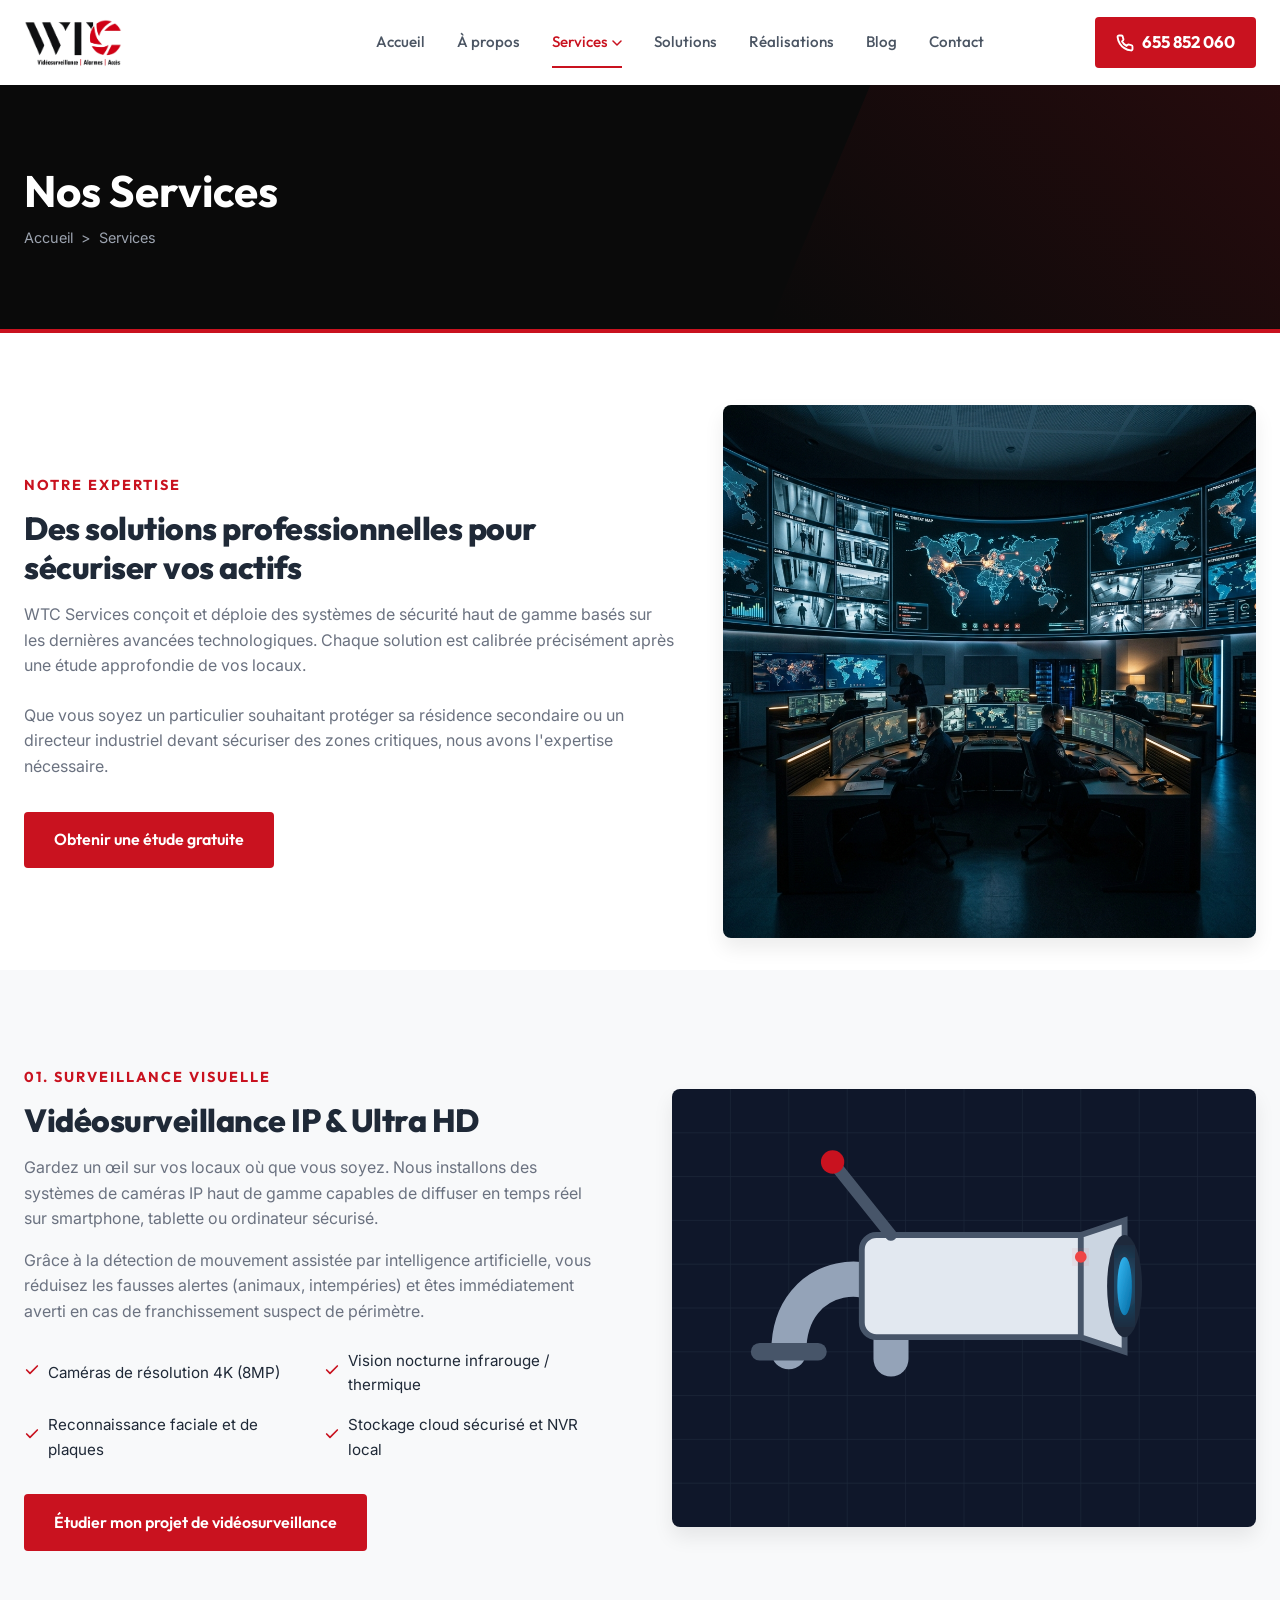
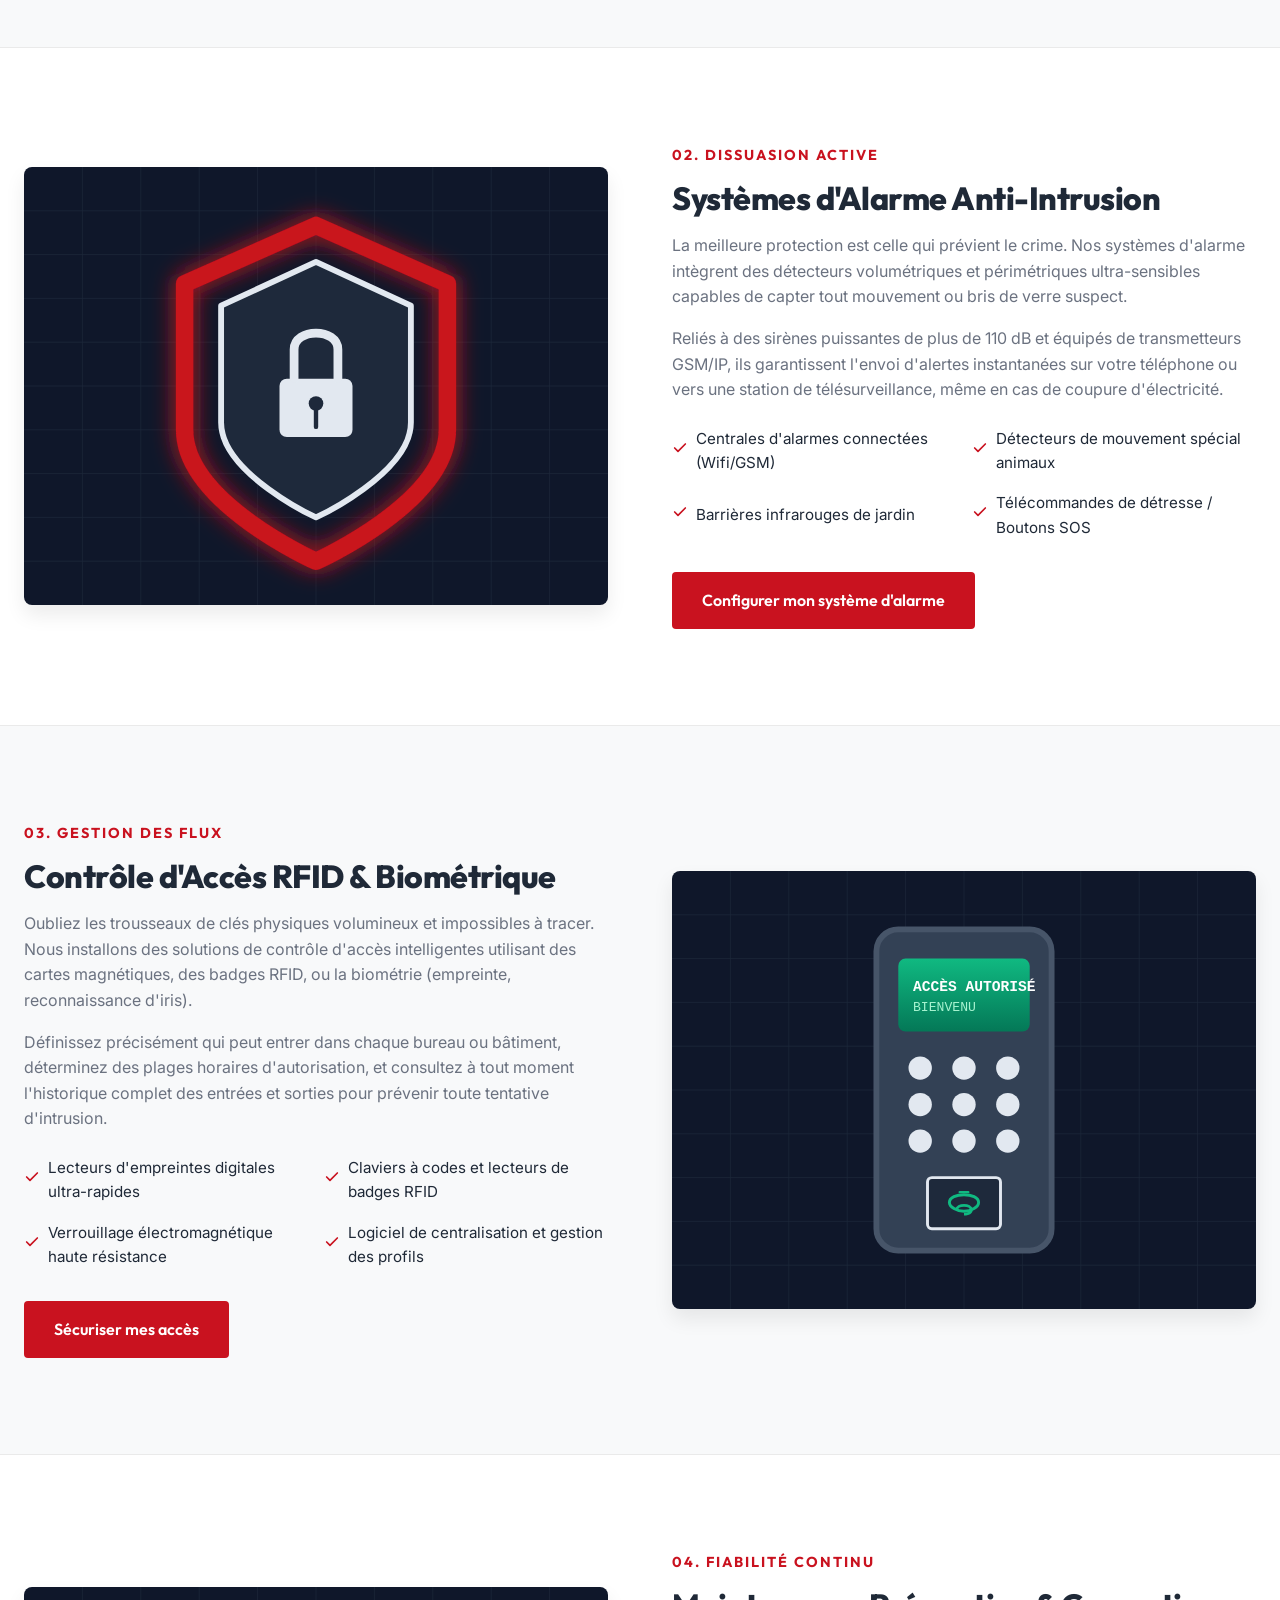
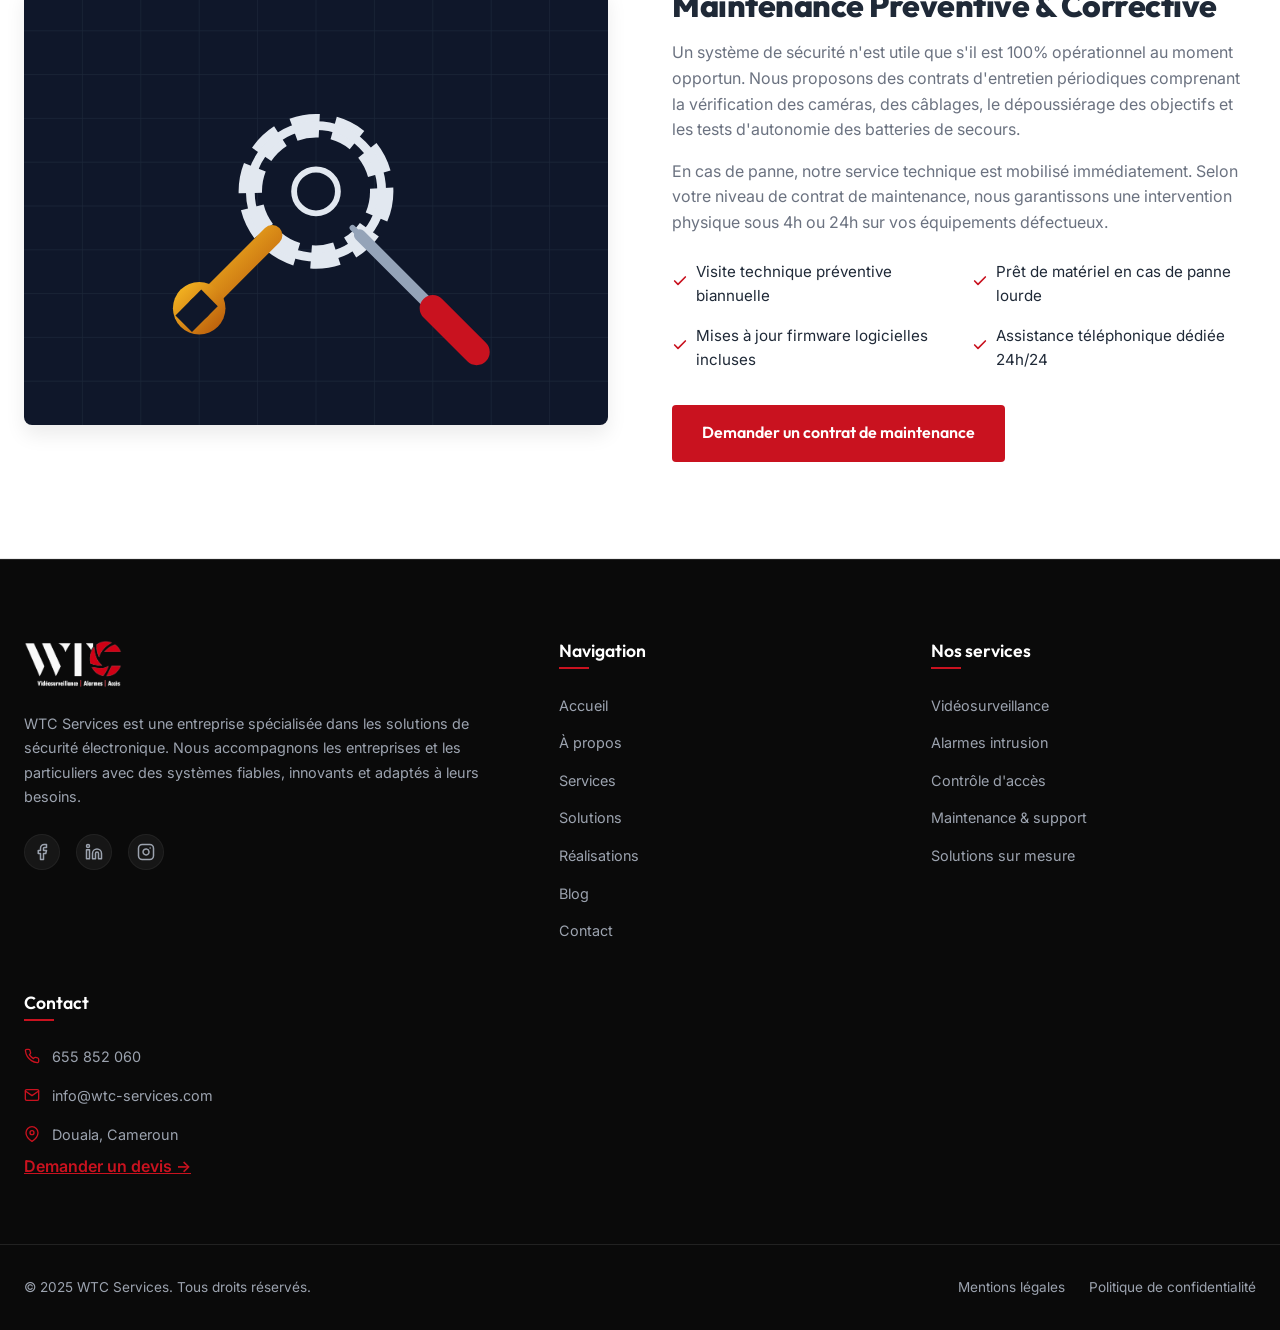
<file: services.html>
<!DOCTYPE html>
<html lang="fr">

<head>
    <meta charset="UTF-8">
    <meta name="viewport" content="width=device-width, initial-scale=1.0">
    <title>Nos Services | WTC Services - Vidéosurveillance, Alarme, Contrôle d'accès</title>
    <meta name="description"
        content="Découvrez nos prestations de sécurité : caméras de surveillance, systèmes d'alarme sans-fil ou filaire, terminaux de contrôle d'accès et contrats de maintenance.">
    <!-- Favicon -->
    <link rel="icon" type="image/png" href="assets/images/logo-dark.png">
    <link rel="stylesheet" href="css/style.css">
    <style>
        .service-detail-section {
            padding: 6rem 0;
            border-bottom: 1px solid var(--light-border);
        }

        .service-detail-section:nth-child(even) {
            background-color: var(--light-bg);
        }

        .service-detail-grid {
            display: grid;
            grid-template-columns: 1fr 1fr;
            gap: 4rem;
            align-items: center;
        }

        .service-detail-grid.reverse {
            grid-template-columns: 1fr 1fr;
        }

        .service-detail-grid.reverse>div:first-child {
            order: 2;
        }

        .feature-list {
            margin: 1.5rem 0 2rem;
            display: grid;
            grid-template-columns: 1fr 1fr;
            gap: 1rem;
        }

        .feature-list-item {
            display: flex;
            align-items: center;
            gap: 0.5rem;
            font-size: 0.95rem;
        }

        .feature-list-icon {
            color: var(--primary);
            flex-shrink: 0;
        }

        .service-detail-img {
            border-radius: var(--radius-md);
            box-shadow: var(--shadow-md);
        }

        @media (max-width: 768px) {

            .service-detail-grid,
            .service-detail-grid.reverse {
                grid-template-columns: 1fr;
                gap: 2.5rem;
            }

            .service-detail-grid.reverse>div:first-child {
                order: 0;
            }

            .feature-list {
                grid-template-columns: 1fr;
            }
        }
    </style>
</head>

<body>

    <!-- HEADER / NAVIGATION -->
    <header>
        <div class="container nav-container">
            <div class="logo-wrapper">
                <a href="index.html">
                    <img src="assets/images/logo-dark.png" alt="WTC Services Logo" class="logo-img">
                </span>
            </div>

            <button class="menu-toggle" id="menuToggle" aria-label="Menu principal">
                <span></span>
                <span></span>
                <span></span>
            </button>

            <nav class="nav-menu" id="navMenu">
                <a href="index.html" class="nav-link">Accueil</a>
                <a href="a-propos.html" class="nav-link">À propos</a>
                <div class="nav-item-dropdown">
                    <a href="services.html" class="nav-link dropdown-toggle active">Services <svg width="10" height="6"
                            viewBox="0 0 10 6" fill="none" xmlns="http://www.w3.org/2000/svg">
                            <path d="M1 1L5 5L9 1" stroke="currentColor" stroke-width="1.5" stroke-linecap="round"
                                stroke-linejoin="round" />
                        </svg></a>
                    <div class="dropdown-menu">
                        <a href="services.html#videosurveillance" class="dropdown-item">Vidéosurveillance</a>
                        <a href="services.html#alarmes" class="dropdown-item">Alarmes intrusion</a>
                        <a href="services.html#acces" class="dropdown-item">Contrôle d'accès</a>
                        <a href="services.html#maintenance" class="dropdown-item">Maintenance & support</a>
                    </div>
                </div>
                <a href="solutions.html" class="nav-link">Solutions</a>
                <a href="realisations.html" class="nav-link">Réalisations</a>
                <a href="blog.html" class="nav-link">Blog</a>
                <a href="contact.html" class="nav-link">Contact</a>
            </nav>

            <div class="header-btn">
                <span class="btn btn-phone">
                    <svg width="18" height="18" viewBox="0 0 24 24" fill="none" stroke="currentColor" stroke-width="2.5"
                        stroke-linecap="round" stroke-linejoin="round">
                        <path
                            d="M22 16.92v3a2 2 0 0 1-2.18 2 19.79 19.79 0 0 1-8.63-3.07 19.5 19.5 0 0 1-6-6 19.79 19.79 0 0 1-3.07-8.67A2 2 0 0 1 4.11 2h3a2 2 0 0 1 2 1.72 12.84 12.84 0 0 0 .7 2.81 2 2 0 0 1-.45 2.11L8.09 9.91a16 16 0 0 0 6 6l1.27-1.27a2 2 0 0 1 2.1-.45 12.84 12.84 0 0 0 2.81.7A2 2 0 0 1 22 16.92z" />
                    </svg>
                    655 852 060
                </a>
            </div>
        </div>
    </header>

    <!-- PAGE HERO -->
    <section class="page-hero">
        <div class="container">
            <h1 class="page-title">Nos Services</h1>
            <div class="breadcrumbs">
                <a href="index.html">Accueil</a>
                <span>&gt;</span>
                <span>Services</span>
            </div>
        </div>
    </section>

    <!-- INTRO SECTION -->
    <section class="section" style="padding-bottom: 2rem;">
        <div class="container">
            <div class="about-grid">
                <div>
                    <span class="section-tag">Notre expertise</span>
                    <h2 class="section-title">Des solutions professionnelles pour sécuriser vos actifs</h2>
                    <p style="margin-bottom: 1.5rem; color: var(--text-muted);">
                        WTC Services conçoit et déploie des systèmes de sécurité haut de gamme basés sur les dernières
                        avancées technologiques. Chaque solution est calibrée précisément après une étude approfondie de
                        vos locaux.
                    </p>
                    <p style="margin-bottom: 2rem; color: var(--text-muted);">
                        Que vous soyez un particulier souhaitant protéger sa résidence secondaire ou un directeur
                        industriel devant sécuriser des zones critiques, nous avons l'expertise nécessaire.
                    </p>
                    <a href="#" class="btn btn-primary devis-modal-trigger">Obtenir une étude gratuite</a>
                </div>
                <div>
                    <img src="assets/images/security_dashboard.png" alt="Centre de contrôle de sécurité moderne"
                        class="service-detail-img" style="width: 100%;">
                </div>
            </div>
        </div>
    </section>

    <!-- DETAILED SERVICE 1: VIDEOSURVEILLANCE -->
    <section class="service-detail-section" id="videosurveillance">
        <div class="container">
            <div class="service-detail-grid">
                <div>
                    <span class="section-tag">01. Surveillance Visuelle</span>
                    <h2 class="section-title">Vidéosurveillance IP & Ultra HD</h2>
                    <p style="color: var(--text-muted); margin-bottom: 1rem;">
                        Gardez un œil sur vos locaux où que vous soyez. Nous installons des systèmes de caméras IP haut
                        de gamme capables de diffuser en temps réel sur smartphone, tablette ou ordinateur sécurisé.
                    </p>
                    <p style="color: var(--text-muted); margin-bottom: 1.5rem;">
                        Grâce à la détection de mouvement assistée par intelligence artificielle, vous réduisez les
                        fausses alertes (animaux, intempéries) et êtes immédiatement averti en cas de franchissement
                        suspect de périmètre.
                    </p>

                    <div class="feature-list">
                        <div class="feature-list-item">
                            <span class="feature-list-icon"><svg width="16" height="16" viewBox="0 0 24 24" fill="none"
                                    stroke="currentColor" stroke-width="2.5" stroke-linecap="round"
                                    stroke-linejoin="round">
                                    <polyline points="20 6 9 17 4 12" />
                                </svg></span>
                            <span>Caméras de résolution 4K (8MP)</span>
                        </div>
                        <div class="feature-list-item">
                            <span class="feature-list-icon"><svg width="16" height="16" viewBox="0 0 24 24" fill="none"
                                    stroke="currentColor" stroke-width="2.5" stroke-linecap="round"
                                    stroke-linejoin="round">
                                    <polyline points="20 6 9 17 4 12" />
                                </svg></span>
                            <span>Vision nocturne infrarouge / thermique</span>
                        </div>
                        <div class="feature-list-item">
                            <span class="feature-list-icon"><svg width="16" height="16" viewBox="0 0 24 24" fill="none"
                                    stroke="currentColor" stroke-width="2.5" stroke-linecap="round"
                                    stroke-linejoin="round">
                                    <polyline points="20 6 9 17 4 12" />
                                </svg></span>
                            <span>Reconnaissance faciale et de plaques</span>
                        </div>
                        <div class="feature-list-item">
                            <span class="feature-list-icon"><svg width="16" height="16" viewBox="0 0 24 24" fill="none"
                                    stroke="currentColor" stroke-width="2.5" stroke-linecap="round"
                                    stroke-linejoin="round">
                                    <polyline points="20 6 9 17 4 12" />
                                </svg></span>
                            <span>Stockage cloud sécurisé et NVR local</span>
                        </div>
                    </div>

                    <a href="#" class="btn btn-primary devis-modal-trigger">Étudier mon projet de vidéosurveillance</a>
                </div>
                <div>
                    <!-- Pure styled SVG illustration of a bullet security camera -->
                    <svg viewBox="0 0 400 300" xmlns="http://www.w3.org/2000/svg" class="service-detail-img"
                        style="width: 100%; background: #0f172a; border-radius: var(--radius-md);">
                        <defs>
                            <linearGradient id="camGrad" x1="0%" y1="0%" x2="100%" y2="100%">
                                <stop offset="0%" stop-color="#38bdf8" />
                                <stop offset="100%" stop-color="#0369a1" />
                            </linearGradient>
                            <filter id="glow" x="-20%" y="-20%" width="140%" height="140%">
                                <feGaussianBlur stdDeviation="10" result="blur" />
                                <feComposite in="SourceGraphic" in2="blur" operator="over" />
                            </filter>
                        </defs>
                        <!-- Grid Background -->
                        <path
                            d="M 0,30 L 400,30 M 0,60 L 400,60 M 0,90 L 400,90 M 0,120 L 400,120 M 0,150 L 400,150 M 0,180 L 400,180 M 0,210 L 400,210 M 0,240 L 400,240 M 0,270 L 400,270"
                            fill="none" stroke="#1e293b" stroke-width="0.5" />
                        <path
                            d="M 40,0 L 40,300 M 80,0 L 80,300 M 120,0 L 120,300 M 160,0 L 160,300 M 200,0 L 200,300 M 240,0 L 240,300 M 280,0 L 280,300 M 320,0 L 320,300 M 360,0 L 360,300"
                            fill="none" stroke="#1e293b" stroke-width="0.5" />

                        <!-- Camera Stand / Mount -->
                        <path d="M 80 180 C 80 120, 150 120, 150 150 L 150 185" fill="none" stroke="#94a3b8"
                            stroke-width="24" stroke-linecap="round" />
                        <path d="M 60 180 L 100 180" fill="none" stroke="#475569" stroke-width="12"
                            stroke-linecap="round" />

                        <!-- Camera Body -->
                        <rect x="130" y="100" width="180" height="70" rx="10" fill="#e2e8f0" stroke="#475569"
                            stroke-width="4" />
                        <path d="M 280 100 L 310 90 L 310 180 L 280 170 Z" fill="#cbd5e1" stroke="#475569"
                            stroke-width="4" />

                        <!-- Camera Lens Ring -->
                        <ellipse cx="310" cy="135" rx="12" ry="35" fill="#1e293b" />
                        <ellipse cx="310" cy="135" rx="5" ry="20" fill="url(#camGrad)" filter="url(#glow)" />

                        <!-- Antenna -->
                        <line x1="150" y1="100" x2="110" y2="50" stroke="#475569" stroke-width="8"
                            stroke-linecap="round" />
                        <circle cx="110" cy="50" r="8" fill="#c9121f" />

                        <!-- Glowing Status LED -->
                        <circle cx="280" cy="115" r="4" fill="#ef4444" filter="url(#glow)" />
                    </svg>
                </div>
            </div>
        </div>
    </section>

    <!-- DETAILED SERVICE 2: ALARMES INTRUSION -->
    <section class="service-detail-section" id="alarmes">
        <div class="container">
            <div class="service-detail-grid reverse">
                <div>
                    <span class="section-tag">02. Dissuasion Active</span>
                    <h2 class="section-title">Systèmes d'Alarme Anti-Intrusion</h2>
                    <p style="color: var(--text-muted); margin-bottom: 1rem;">
                        La meilleure protection est celle qui prévient le crime. Nos systèmes d'alarme intègrent des
                        détecteurs volumétriques et périmétriques ultra-sensibles capables de capter tout mouvement ou
                        bris de verre suspect.
                    </p>
                    <p style="color: var(--text-muted); margin-bottom: 1.5rem;">
                        Reliés à des sirènes puissantes de plus de 110 dB et équipés de transmetteurs GSM/IP, ils
                        garantissent l'envoi d'alertes instantanées sur votre téléphone ou vers une station de
                        télésurveillance, même en cas de coupure d'électricité.
                    </p>

                    <div class="feature-list">
                        <div class="feature-list-item">
                            <span class="feature-list-icon"><svg width="16" height="16" viewBox="0 0 24 24" fill="none"
                                    stroke="currentColor" stroke-width="2.5" stroke-linecap="round"
                                    stroke-linejoin="round">
                                    <polyline points="20 6 9 17 4 12" />
                                </svg></span>
                            <span>Centrales d'alarmes connectées (Wifi/GSM)</span>
                        </div>
                        <div class="feature-list-item">
                            <span class="feature-list-icon"><svg width="16" height="16" viewBox="0 0 24 24" fill="none"
                                    stroke="currentColor" stroke-width="2.5" stroke-linecap="round"
                                    stroke-linejoin="round">
                                    <polyline points="20 6 9 17 4 12" />
                                </svg></span>
                            <span>Détecteurs de mouvement spécial animaux</span>
                        </div>
                        <div class="feature-list-item">
                            <span class="feature-list-icon"><svg width="16" height="16" viewBox="0 0 24 24" fill="none"
                                    stroke="currentColor" stroke-width="2.5" stroke-linecap="round"
                                    stroke-linejoin="round">
                                    <polyline points="20 6 9 17 4 12" />
                                </svg></span>
                            <span>Barrières infrarouges de jardin</span>
                        </div>
                        <div class="feature-list-item">
                            <span class="feature-list-icon"><svg width="16" height="16" viewBox="0 0 24 24" fill="none"
                                    stroke="currentColor" stroke-width="2.5" stroke-linecap="round"
                                    stroke-linejoin="round">
                                    <polyline points="20 6 9 17 4 12" />
                                </svg></span>
                            <span>Télécommandes de détresse / Boutons SOS</span>
                        </div>
                    </div>

                    <a href="#" class="btn btn-primary devis-modal-trigger">Configurer mon système d'alarme</a>
                </div>
                <div>
                    <!-- Pure styled SVG illustration of a security shield/alarm device -->
                    <svg viewBox="0 0 400 300" xmlns="http://www.w3.org/2000/svg" class="service-detail-img"
                        style="width: 100%; background: #0f172a; border-radius: var(--radius-md);">
                        <defs>
                            <filter id="redGlow" x="-20%" y="-20%" width="140%" height="140%">
                                <feGaussianBlur stdDeviation="8" result="blur" />
                                <feComposite in="SourceGraphic" in2="blur" operator="over" />
                            </filter>
                        </defs>
                        <!-- Grid Background -->
                        <path
                            d="M 0,30 L 400,30 M 0,60 L 400,60 M 0,90 L 400,90 M 0,120 L 400,120 M 0,150 L 400,150 M 0,180 L 400,180 M 0,210 L 400,210 M 0,240 L 400,240 M 0,270 L 400,270"
                            fill="none" stroke="#1e293b" stroke-width="0.5" />
                        <path
                            d="M 40,0 L 40,300 M 80,0 L 80,300 M 120,0 L 120,300 M 160,0 L 160,300 M 200,0 L 200,300 M 240,0 L 240,300 M 280,0 L 280,300 M 320,0 L 320,300 M 360,0 L 360,300"
                            fill="none" stroke="#1e293b" stroke-width="0.5" />

                        <!-- Outer Shield -->
                        <path
                            d="M 200 40 L 290 80 L 290 180 C 290 230, 200 270, 200 270 C 200 270, 110 230, 110 180 L 110 80 Z"
                            fill="none" stroke="#c9121f" stroke-width="12" stroke-linejoin="round"
                            filter="url(#redGlow)" />

                        <!-- Inner Shield -->
                        <path
                            d="M 200 65 L 265 95 L 265 175 C 265 210, 200 240, 200 240 C 200 240, 135 210, 135 175 L 135 95 Z"
                            fill="#1e293b" stroke="#e2e8f0" stroke-width="4" stroke-linejoin="round" />

                        <!-- Lock Icon inside shield -->
                        <rect x="175" y="145" width="50" height="40" rx="5" fill="#e2e8f0" />
                        <path d="M 185 145 L 185 125 C 185 110, 215 110, 215 125 L 215 145" fill="none" stroke="#e2e8f0"
                            stroke-width="6" stroke-linecap="round" />
                        <circle cx="200" cy="162" r="5" fill="#1e293b" />
                        <path d="M 200 167 L 200 178" stroke="#1e293b" stroke-width="3" stroke-linecap="round" />
                    </svg>
                </div>
            </div>
        </div>
    </section>

    <!-- DETAILED SERVICE 3: CONTROLE D'ACCES -->
    <section class="service-detail-section" id="acces">
        <div class="container">
            <div class="service-detail-grid">
                <div>
                    <span class="section-tag">03. Gestion des Flux</span>
                    <h2 class="section-title">Contrôle d'Accès RFID & Biométrique</h2>
                    <p style="color: var(--text-muted); margin-bottom: 1rem;">
                        Oubliez les trousseaux de clés physiques volumineux et impossibles à tracer. Nous installons des
                        solutions de contrôle d'accès intelligentes utilisant des cartes magnétiques, des badges RFID,
                        ou la biométrie (empreinte, reconnaissance d'iris).
                    </p>
                    <p style="color: var(--text-muted); margin-bottom: 1.5rem;">
                        Définissez précisément qui peut entrer dans chaque bureau ou bâtiment, déterminez des plages
                        horaires d'autorisation, et consultez à tout moment l'historique complet des entrées et sorties
                        pour prévenir toute tentative d'intrusion.
                    </p>

                    <div class="feature-list">
                        <div class="feature-list-item">
                            <span class="feature-list-icon"><svg width="16" height="16" viewBox="0 0 24 24" fill="none"
                                    stroke="currentColor" stroke-width="2.5" stroke-linecap="round"
                                    stroke-linejoin="round">
                                    <polyline points="20 6 9 17 4 12" />
                                </svg></span>
                            <span>Lecteurs d'empreintes digitales ultra-rapides</span>
                        </div>
                        <div class="feature-list-item">
                            <span class="feature-list-icon"><svg width="16" height="16" viewBox="0 0 24 24" fill="none"
                                    stroke="currentColor" stroke-width="2.5" stroke-linecap="round"
                                    stroke-linejoin="round">
                                    <polyline points="20 6 9 17 4 12" />
                                </svg></span>
                            <span>Claviers à codes et lecteurs de badges RFID</span>
                        </div>
                        <div class="feature-list-item">
                            <span class="feature-list-icon"><svg width="16" height="16" viewBox="0 0 24 24" fill="none"
                                    stroke="currentColor" stroke-width="2.5" stroke-linecap="round"
                                    stroke-linejoin="round">
                                    <polyline points="20 6 9 17 4 12" />
                                </svg></span>
                            <span>Verrouillage électromagnétique haute résistance</span>
                        </div>
                        <div class="feature-list-item">
                            <span class="feature-list-icon"><svg width="16" height="16" viewBox="0 0 24 24" fill="none"
                                    stroke="currentColor" stroke-width="2.5" stroke-linecap="round"
                                    stroke-linejoin="round">
                                    <polyline points="20 6 9 17 4 12" />
                                </svg></span>
                            <span>Logiciel de centralisation et gestion des profils</span>
                        </div>
                    </div>

                    <a href="#" class="btn btn-primary devis-modal-trigger">Sécuriser mes accès</a>
                </div>
                <div>
                    <!-- Pure styled SVG illustration of a biometric keypad -->
                    <svg viewBox="0 0 400 300" xmlns="http://www.w3.org/2000/svg" class="service-detail-img"
                        style="width: 100%; background: #0f172a; border-radius: var(--radius-md);">
                        <defs>
                            <linearGradient id="screenGrad" x1="0%" y1="0%" x2="0%" y2="100%">
                                <stop offset="0%" stop-color="#10b981" />
                                <stop offset="100%" stop-color="#047857" />
                            </linearGradient>
                        </defs>
                        <!-- Grid Background -->
                        <path
                            d="M 0,30 L 400,30 M 0,60 L 400,60 M 0,90 L 400,90 M 0,120 L 400,120 M 0,150 L 400,150 M 0,180 L 400,180 M 0,210 L 400,210 M 0,240 L 400,240 M 0,270 L 400,270"
                            fill="none" stroke="#1e293b" stroke-width="0.5" />
                        <path
                            d="M 40,0 L 40,300 M 80,0 L 80,300 M 120,0 L 120,300 M 160,0 L 160,300 M 200,0 L 200,300 M 240,0 L 240,300 M 280,0 L 280,300 M 320,0 L 320,300 M 360,0 L 360,300"
                            fill="none" stroke="#1e293b" stroke-width="0.5" />

                        <!-- Device Box -->
                        <rect x="140" y="40" width="120" height="220" rx="15" fill="#334155" stroke="#475569"
                            stroke-width="4" />

                        <!-- LCD Screen -->
                        <rect x="155" y="60" width="90" height="50" rx="5" fill="url(#screenGrad)" />
                        <!-- Text placeholder on LCD Screen -->
                        <text x="165" y="82" font-family="monospace" font-size="10" fill="#ffffff"
                            font-weight="bold">ACCÈS AUTORISÉ</text>
                        <text x="165" y="96" font-family="monospace" font-size="9" fill="#a7f3d0">BIENVENU</text>

                        <!-- Keyboard Numeric Buttons Grid -->
                        <circle cx="170" cy="135" r="8" fill="#e2e8f0" />
                        <circle cx="200" cy="135" r="8" fill="#e2e8f0" />
                        <circle cx="230" cy="135" r="8" fill="#e2e8f0" />

                        <circle cx="170" cy="160" r="8" fill="#e2e8f0" />
                        <circle cx="200" cy="160" r="8" fill="#e2e8f0" />
                        <circle cx="230" cy="160" r="8" fill="#e2e8f0" />

                        <circle cx="170" cy="185" r="8" fill="#e2e8f0" />
                        <circle cx="200" cy="185" r="8" fill="#e2e8f0" />
                        <circle cx="230" cy="185" r="8" fill="#e2e8f0" />

                        <!-- Biometric Scanner Window -->
                        <rect x="175" y="210" width="50" height="35" rx="3" fill="#1e293b" stroke="#e2e8f0"
                            stroke-width="2" />
                        <!-- Fingerprint icon shape -->
                        <path
                            d="M 190 227 C 190 220, 210 220, 210 227 C 210 230, 205 233, 200 233 C 195 233, 190 230, 190 227 Z"
                            fill="none" stroke="#10b981" stroke-width="2" />
                        <path d="M 195 232 C 195 228, 205 228, 205 232 C 205 235, 200 235, 200 235" fill="none"
                            stroke="#10b981" stroke-width="2" />
                        <path d="M 197 220 L 203 220" stroke="#10b981" stroke-width="1.5" stroke-linecap="round" />
                    </svg>
                </div>
            </div>
        </div>
    </section>

    <!-- DETAILED SERVICE 4: MAINTENANCE & SUPPORT -->
    <section class="service-detail-section" id="maintenance">
        <div class="container">
            <div class="service-detail-grid reverse">
                <div>
                    <span class="section-tag">04. Fiabilité Continu</span>
                    <h2 class="section-title">Maintenance Préventive & Corrective</h2>
                    <p style="color: var(--text-muted); margin-bottom: 1rem;">
                        Un système de sécurité n'est utile que s'il est 100% opérationnel au moment opportun. Nous
                        proposons des contrats d'entretien périodiques comprenant la vérification des caméras, des
                        câblages, le dépoussiérage des objectifs et les tests d'autonomie des batteries de secours.
                    </p>
                    <p style="color: var(--text-muted); margin-bottom: 1.5rem;">
                        En cas de panne, notre service technique est mobilisé immédiatement. Selon votre niveau de
                        contrat de maintenance, nous garantissons une intervention physique sous 4h ou 24h sur vos
                        équipements défectueux.
                    </p>

                    <div class="feature-list">
                        <div class="feature-list-item">
                            <span class="feature-list-icon"><svg width="16" height="16" viewBox="0 0 24 24" fill="none"
                                    stroke="currentColor" stroke-width="2.5" stroke-linecap="round"
                                    stroke-linejoin="round">
                                    <polyline points="20 6 9 17 4 12" />
                                </svg></span>
                            <span>Visite technique préventive biannuelle</span>
                        </div>
                        <div class="feature-list-item">
                            <span class="feature-list-icon"><svg width="16" height="16" viewBox="0 0 24 24" fill="none"
                                    stroke="currentColor" stroke-width="2.5" stroke-linecap="round"
                                    stroke-linejoin="round">
                                    <polyline points="20 6 9 17 4 12" />
                                </svg></span>
                            <span>Prêt de matériel en cas de panne lourde</span>
                        </div>
                        <div class="feature-list-item">
                            <span class="feature-list-icon"><svg width="16" height="16" viewBox="0 0 24 24" fill="none"
                                    stroke="currentColor" stroke-width="2.5" stroke-linecap="round"
                                    stroke-linejoin="round">
                                    <polyline points="20 6 9 17 4 12" />
                                </svg></span>
                            <span>Mises à jour firmware logicielles incluses</span>
                        </div>
                        <div class="feature-list-item">
                            <span class="feature-list-icon"><svg width="16" height="16" viewBox="0 0 24 24" fill="none"
                                    stroke="currentColor" stroke-width="2.5" stroke-linecap="round"
                                    stroke-linejoin="round">
                                    <polyline points="20 6 9 17 4 12" />
                                </svg></span>
                            <span>Assistance téléphonique dédiée 24h/24</span>
                        </div>
                    </div>

                    <a href="#" class="btn btn-primary devis-modal-trigger">Demander un contrat de maintenance</a>
                </div>
                <div>
                    <!-- Pure styled SVG illustration of technical tools / cog / shield -->
                    <svg viewBox="0 0 400 300" xmlns="http://www.w3.org/2000/svg" class="service-detail-img"
                        style="width: 100%; background: #0f172a; border-radius: var(--radius-md);">
                        <defs>
                            <linearGradient id="goldGrad" x1="0%" y1="0%" x2="100%" y2="100%">
                                <stop offset="0%" stop-color="#fbbf24" />
                                <stop offset="100%" stop-color="#b45309" />
                            </linearGradient>
                        </defs>
                        <!-- Grid Background -->
                        <path
                            d="M 0,30 L 400,30 M 0,60 L 400,60 M 0,90 L 400,90 M 0,120 L 400,120 M 0,150 L 400,150 M 0,180 L 400,180 M 0,210 L 400,210 M 0,240 L 400,240 M 0,270 L 400,270"
                            fill="none" stroke="#1e293b" stroke-width="0.5" />
                        <path
                            d="M 40,0 L 40,300 M 80,0 L 80,300 M 120,0 L 120,300 M 160,0 L 160,300 M 200,0 L 200,300 M 240,0 L 240,300 M 280,0 L 280,300 M 320,0 L 320,300 M 360,0 L 360,300"
                            fill="none" stroke="#1e293b" stroke-width="0.5" />

                        <!-- Big Cog Wheel -->
                        <circle cx="200" cy="140" r="45" fill="none" stroke="#e2e8f0" stroke-width="16"
                            stroke-dasharray="18,10" />
                        <circle cx="200" cy="140" r="45" fill="none" stroke="#e2e8f0" stroke-width="6" />
                        <circle cx="200" cy="140" r="15" fill="#0f172a" stroke="#e2e8f0" stroke-width="4" />

                        <!-- Wrench -->
                        <path d="M 120 220 L 170 170" stroke="url(#goldGrad)" stroke-width="14"
                            stroke-linecap="round" />
                        <!-- Wrench head -->
                        <circle cx="120" cy="220" r="18" fill="url(#goldGrad)" />
                        <circle cx="120" cy="220" r="8" fill="#0f172a" />
                        <!-- cutout -->
                        <rect x="112" y="210" width="16" height="25" fill="#0f172a" transform="rotate(45, 120, 220)" />

                        <!-- Screwdriver -->
                        <path d="M 280 220 L 230 170" stroke="#94a3b8" stroke-width="8" stroke-linecap="round" />
                        <!-- Screwdriver handle -->
                        <path d="M 280 220 L 310 250" stroke="#c9121f" stroke-width="18" stroke-linecap="round" />
                        <!-- tip -->
                        <line x1="230" y1="170" x2="225" y2="165" stroke="#94a3b8" stroke-width="4"
                            stroke-linecap="round" />
                    </svg>
                </div>
            </div>
        </div>
    </section>

    <!-- FOOTER -->
    <footer>
        <div class="container footer-grid">
            <div class="footer-col-about">
                <img src="assets/images/logo-light.png" alt="WTC Services Logo" class="logo-img">
                <p class="footer-about-text">WTC Services est une entreprise spécialisée dans les solutions de sécurité
                    électronique. Nous accompagnons les entreprises et les particuliers avec des systèmes fiables,
                    innovants et adaptés à leurs besoins.</p>
                <div class="social-links">
                    <a href="https://www.facebook.com/share/1FuHMtW9iQ" class="social-link" target="_blank"
                        aria-label="Facebook">
                        <svg width="18" height="18" viewBox="0 0 24 24" fill="none" stroke="currentColor"
                            stroke-width="2" stroke-linecap="round" stroke-linejoin="round">
                            <path d="M18 2h-3a5 5 0 0 0-5 5v3H7v4h3v8h4v-8h3l1-4h-4V7a1 1 0 0 1 1-1h3z" />
                        </svg>
                    </a>
                    <a href="https://www.linkedin.com/company/wtc-services" class="social-link" target="_blank"
                        aria-label="LinkedIn">
                        <svg width="18" height="18" viewBox="0 0 24 24" fill="none" stroke="currentColor"
                            stroke-width="2" stroke-linecap="round" stroke-linejoin="round">
                            <path d="M16 8a6 6 0 0 1 6 6v7h-4v-7a2 2 0 0 0-2-2 2 2 0 0 0-2 2v7h-4v-7a6 6 0 0 1 6-6z" />
                            <rect x="2" y="9" width="4" height="12" />
                            <circle cx="4" cy="4" r="2" />
                        </svg>
                    </a>
                    <a href="https://instagram.com" class="social-link" target="_blank" aria-label="Instagram">
                        <svg width="18" height="18" viewBox="0 0 24 24" fill="none" stroke="currentColor"
                            stroke-width="2" stroke-linecap="round" stroke-linejoin="round">
                            <rect x="2" y="2" width="20" height="20" rx="5" ry="5" />
                            <path d="M16 11.37A4 4 0 1 1 12.63 8 4 4 0 0 1 16 11.37z" />
                            <line x1="17.5" y1="6.5" x2="17.51" y2="6.5" />
                        </svg>
                    </a>
                </div>
            </div>

            <div>
                <h4 class="footer-title">Navigation</h4>
                <ul class="footer-links">
                    <li><a href="index.html" class="footer-link">Accueil</a></li>
                    <li><a href="a-propos.html" class="footer-link">À propos</a></li>
                    <li><a href="services.html" class="footer-link">Services</a></li>
                    <li><a href="solutions.html" class="footer-link">Solutions</a></li>
                    <li><a href="realisations.html" class="footer-link">Réalisations</a></li>
                    <li><a href="blog.html" class="footer-link">Blog</a></li>
                    <li><a href="contact.html" class="footer-link">Contact</a></li>
                </ul>
            </div>

            <div>
                <h4 class="footer-title">Nos services</h4>
                <ul class="footer-links">
                    <li><a href="services.html#videosurveillance" class="footer-link">Vidéosurveillance</a></li>
                    <li><a href="services.html#alarmes" class="footer-link">Alarmes intrusion</a></li>
                    <li><a href="services.html#acces" class="footer-link">Contrôle d'accès</a></li>
                    <li><a href="services.html#maintenance" class="footer-link">Maintenance & support</a></li>
                    <li><a href="solutions.html" class="footer-link">Solutions sur mesure</a></li>
                </ul>
            </div>

            <div class="footer-col-contact">
                <h4 class="footer-title">Contact</h4>
                <ul class="contact-info-list">
                    <li class="contact-info-item">
                        <svg class="contact-info-icon" width="16" height="16" viewBox="0 0 24 24" fill="none"
                            stroke="currentColor" stroke-width="2" stroke-linecap="round" stroke-linejoin="round">
                            <path
                                d="M22 16.92v3a2 2 0 0 1-2.18 2 19.79 19.79 0 0 1-8.63-3.07 19.5 19.5 0 0 1-6-6 19.79 19.79 0 0 1-3.07-8.67A2 2 0 0 1 4.11 2h3a2 2 0 0 1 2 1.72 12.84 12.84 0 0 0 .7 2.81 2 2 0 0 1-.45 2.11L8.09 9.91a16 16 0 0 0 6 6l1.27-1.27a2 2 0 0 1 2.1-.45 12.84 12.84 0 0 0 2.81.7A2 2 0 0 1 22 16.92z" />
                        </svg>
                        <span>655 852 060</span>
                    </li>
                    <li class="contact-info-item">
                        <svg class="contact-info-icon" width="16" height="16" viewBox="0 0 24 24" fill="none"
                            stroke="currentColor" stroke-width="2" stroke-linecap="round" stroke-linejoin="round">
                            <path d="M4 4h16c1.1 0 2 .9 2 2v12c0 1.1-.9 2-2 2H4c-1.1 0-2-.9-2-2V6c0-1.1.9-2 2-2z" />
                            <polyline points="22,6 12,13 2,6" />
                        </svg>
                        <span>info@wtc-services.com</span>
                    </li>
                    <li class="contact-info-item">
                        <svg class="contact-info-icon" width="16" height="16" viewBox="0 0 24 24" fill="none"
                            stroke="currentColor" stroke-width="2" stroke-linecap="round" stroke-linejoin="round">
                            <path d="M21 10c0 7-9 13-9 13s-9-6-9-13a9 9 0 0 1 18 0z" />
                            <circle cx="12" cy="10" r="3" />
                        </svg>
                        <span>Douala, Cameroun</span>
                    </li>
                </ul>
                <a href="#" class="footer-devis-link devis-modal-trigger">Demander un devis &rarr;</a>
            </div>
        </div>

        <div class="container footer-bottom">
            <div>
                &copy; 2025 WTC Services. Tous droits réservés.
            </div>
            <div class="footer-bottom-links">
                <a href="#" class="footer-bottom-link">Mentions légales</a>
                <a href="#" class="footer-bottom-link">Politique de confidentialité</a>
            </div>
        </div>
    </footer>

    <!-- MODAL DEVIS -->
    <div class="modal" id="devisModal">
        <div class="modal-content">
            <button class="modal-close" id="modalClose" aria-label="Fermer la boîte de dialogue">&times;</button>
            <h3 class="modal-title">Demande de devis</h3>
            <p class="modal-desc">Obtenez une étude personnalisée et gratuite pour la sécurisation de vos locaux.</p>

            <form id="devisForm">
                <div class="form-row">
                    <div class="form-group">
                        <label class="form-label" for="devisNom">Nom complet *</label>
                        <input class="form-control" type="text" id="devisNom" required placeholder="Ex: Jean Dupont">
                    </div>
                    <div class="form-group">
                        <label class="form-label" for="devisEntreprise">Entreprise / Organisation</label>
                        <input class="form-control" type="text" id="devisEntreprise" placeholder="Ex: WTC SARL">
                    </div>
                </div>

                <div class="form-row">
                    <div class="form-group">
                        <label class="form-label" for="devisEmail">Email *</label>
                        <input class="form-control" type="email" id="devisEmail" required
                            placeholder="Ex: jean.dupont@mail.com">
                    </div>
                    <div class="form-group">
                        <label class="form-label" for="devisTel">Téléphone *</label>
                        <input class="form-control" type="tel" id="devisTel" required placeholder="Ex: 655 852 060">
                    </div>
                </div>

                <div class="form-group">
                    <label class="form-label" for="devisService">Service principal souhaité *</label>
                    <select class="form-control" id="devisService" required>
                        <option value="">Sélectionnez un service...</option>
                        <option value="videosurveillance">Vidéosurveillance</option>
                        <option value="alarmes">Alarmes anti-intrusion</option>
                        <option value="acces">Contrôle d'accès</option>
                        <option value="maintenance">Maintenance & Support</option>
                        <option value="complet">Solution complète de sécurité</option>
                    </select>
                </div>

                <div class="form-group">
                    <label class="form-label" for="devisMsg">Description du projet (besoins, type de local...) *</label>
                    <textarea class="form-control" id="devisMsg" rows="4" required
                        placeholder="Décrivez votre besoin en quelques lignes..."></textarea>
                </div>

                <button type="submit" class="btn btn-primary" style="width: 100%; margin-top: 1rem;">Envoyer la demande
                    de devis</button>
            </form>
        </div>
    </div>

    <!-- MAIN JS -->
    <script src="js/main.js"></script>
</body>

</html>
</file>
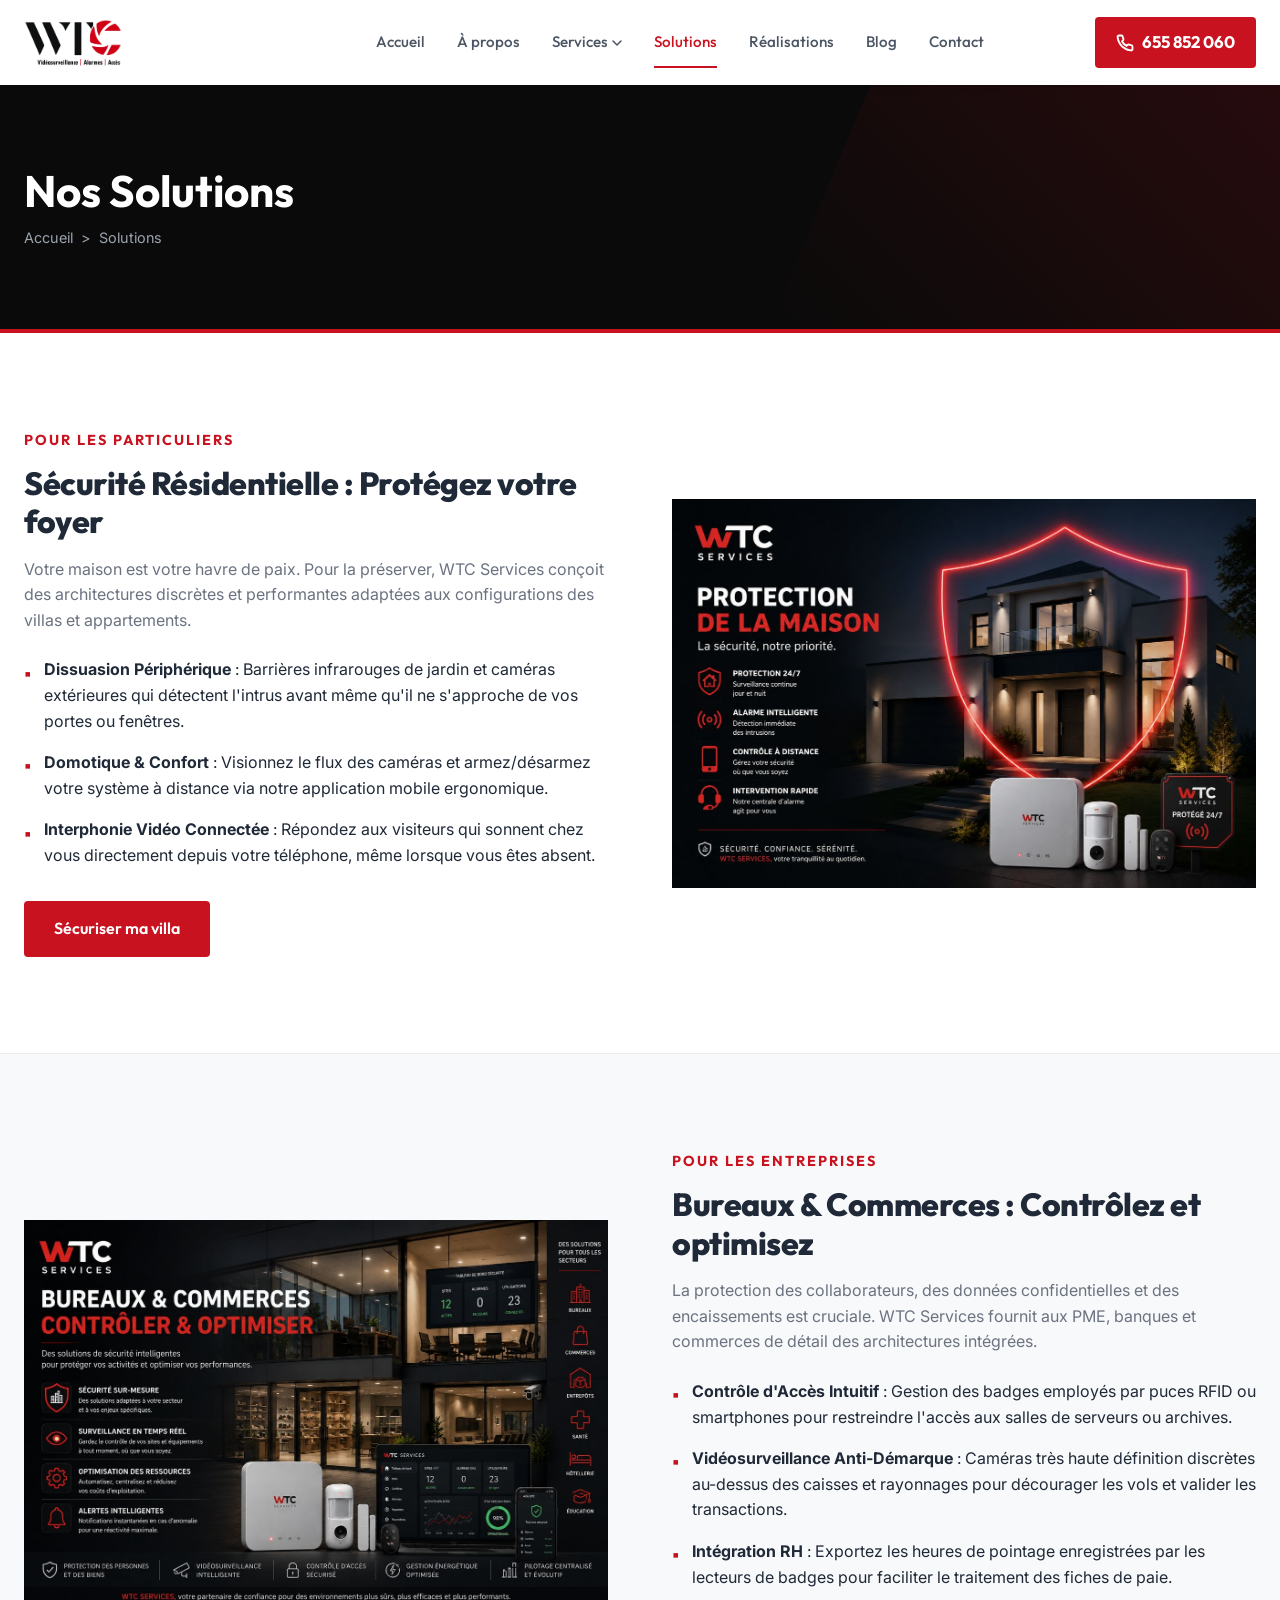
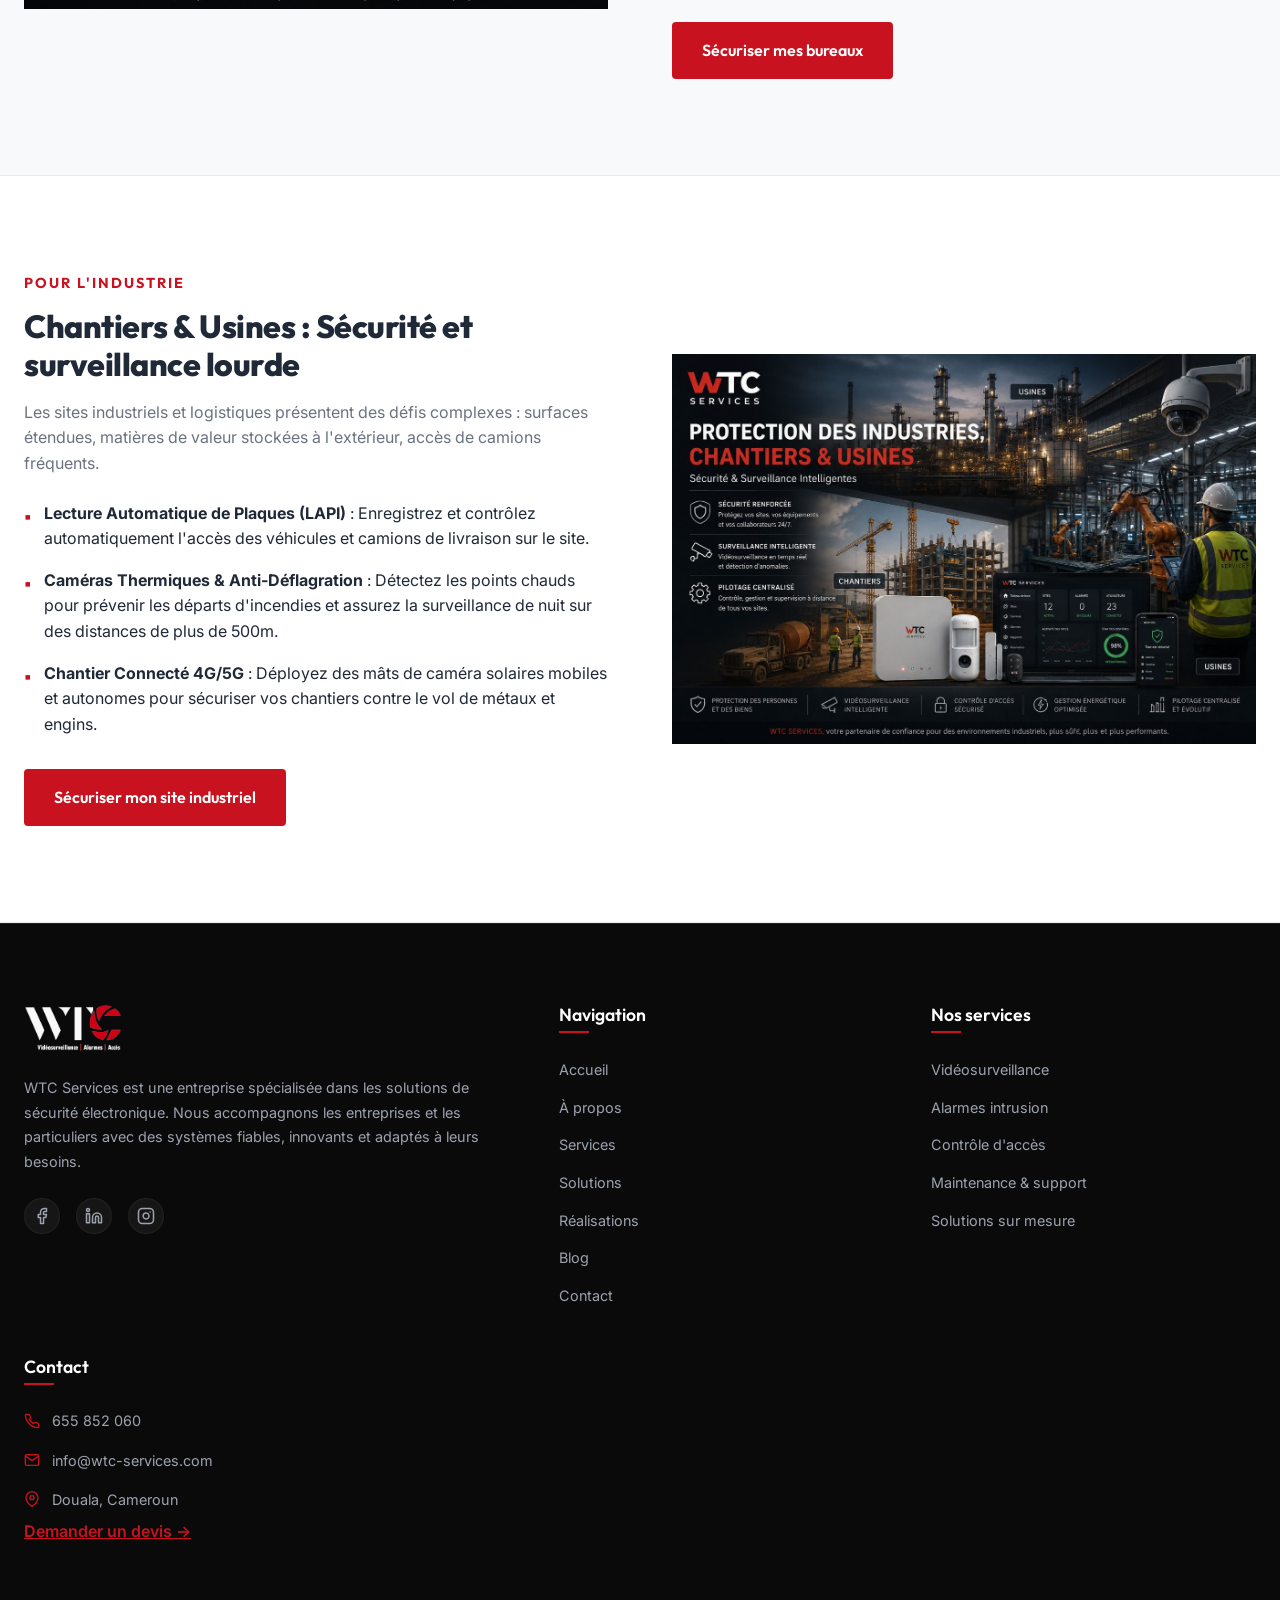
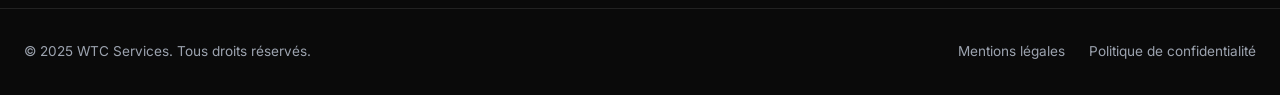
<file: solutions.html>
<!DOCTYPE html>
<html lang="fr">

<head>
    <meta charset="UTF-8">
    <meta name="viewport" content="width=device-width, initial-scale=1.0">
    <title>Nos Solutions | WTC Services - Résidentiel, Commercial, Industriel</title>
    <meta name="description"
        content="Découvrez nos architectures de sécurité adaptées par secteur : protection résidentielle de villas, gestion de bureaux et commerces, et sécurité lourde industrielle.">
    <!-- Favicon -->
    <link rel="icon" type="image/png" href="assets/images/logo-dark.png">
    <link rel="stylesheet" href="css/style.css">
    <style>
        .solution-section {
            padding: 6rem 0;
            border-bottom: 1px solid var(--light-border);
        }

        .solution-section:nth-child(even) {
            background-color: var(--light-bg);
        }

        .solution-grid {
            display: grid;
            grid-template-columns: 1fr 1fr;
            gap: 4rem;
            align-items: center;
        }

        .solution-grid.reverse>div:first-child {
            order: 2;
        }

        .solutions-list {
            margin: 1.5rem 0 2rem;
        }

        .solutions-list-item {
            margin-bottom: 1rem;
            display: flex;
            align-items: flex-start;
            gap: 0.75rem;
        }

        .solutions-list-icon {
            color: var(--primary);
            font-weight: bold;
            margin-top: 0.2rem;
        }

        .solution-img-wrapper {
            position: relative;
            background: #141414;
            border-radius: var(--radius-md);
            overflow: hidden;
            box-shadow: var(--shadow-md);
        }

        @media (max-width: 768px) {

            .solution-grid,
            .solution-grid.reverse {
                grid-template-columns: 1fr;
                gap: 2.5rem;
            }

            .solution-grid.reverse>div:first-child {
                order: 0;
            }
        }
    </style>
</head>

<body>

    <!-- HEADER / NAVIGATION -->
    <header>
        <div class="container nav-container">
            <div class="logo-wrapper">
                <a href="index.html">
                    <img src="assets/images/logo-dark.png" alt="WTC Services Logo" class="logo-img">
                </span>
            </div>

            <button class="menu-toggle" id="menuToggle" aria-label="Menu principal">
                <span></span>
                <span></span>
                <span></span>
            </button>

            <nav class="nav-menu" id="navMenu">
                <a href="index.html" class="nav-link">Accueil</a>
                <a href="a-propos.html" class="nav-link">À propos</a>
                <div class="nav-item-dropdown">
                    <a href="services.html" class="nav-link dropdown-toggle">Services <svg width="10" height="6"
                            viewBox="0 0 10 6" fill="none" xmlns="http://www.w3.org/2000/svg">
                            <path d="M1 1L5 5L9 1" stroke="currentColor" stroke-width="1.5" stroke-linecap="round"
                                stroke-linejoin="round" />
                        </svg></a>
                    <div class="dropdown-menu">
                        <a href="services.html#videosurveillance" class="dropdown-item">Vidéosurveillance</a>
                        <a href="services.html#alarmes" class="dropdown-item">Alarmes intrusion</a>
                        <a href="services.html#acces" class="dropdown-item">Contrôle d'accès</a>
                        <a href="services.html#maintenance" class="dropdown-item">Maintenance & support</a>
                    </div>
                </div>
                <a href="solutions.html" class="nav-link active">Solutions</a>
                <a href="realisations.html" class="nav-link">Réalisations</a>
                <a href="blog.html" class="nav-link">Blog</a>
                <a href="contact.html" class="nav-link">Contact</a>
            </nav>

            <div class="header-btn">
                <span class="btn btn-phone">
                    <svg width="18" height="18" viewBox="0 0 24 24" fill="none" stroke="currentColor" stroke-width="2.5"
                        stroke-linecap="round" stroke-linejoin="round">
                        <path
                            d="M22 16.92v3a2 2 0 0 1-2.18 2 19.79 19.79 0 0 1-8.63-3.07 19.5 19.5 0 0 1-6-6 19.79 19.79 0 0 1-3.07-8.67A2 2 0 0 1 4.11 2h3a2 2 0 0 1 2 1.72 12.84 12.84 0 0 0 .7 2.81 2 2 0 0 1-.45 2.11L8.09 9.91a16 16 0 0 0 6 6l1.27-1.27a2 2 0 0 1 2.1-.45 12.84 12.84 0 0 0 2.81.7A2 2 0 0 1 22 16.92z" />
                    </svg>
                    655 852 060
                </a>
            </div>
        </div>
    </header>

    <!-- PAGE HERO -->
    <section class="page-hero">
        <div class="container">
            <h1 class="page-title">Nos Solutions</h1>
            <div class="breadcrumbs">
                <a href="index.html">Accueil</a>
                <span>&gt;</span>
                <span>Solutions</span>
            </div>
        </div>
    </section>

    <!-- RESIDENTIEL SOLUTION -->
    <section class="solution-section">
        <div class="container">
            <div class="solution-grid">
                <div>
                    <span class="section-tag">Pour les Particuliers</span>
                    <h2 class="section-title" style="font-size: 2rem;">Sécurité Résidentielle : Protégez votre foyer
                    </h2>
                    <p style="color: var(--text-muted); margin-bottom: 1rem;">
                        Votre maison est votre havre de paix. Pour la préserver, WTC Services conçoit des architectures
                        discrètes et performantes adaptées aux configurations des villas et appartements.
                    </p>
                    <div class="solutions-list">
                        <div class="solutions-list-item">
                            <span class="solutions-list-icon">▪</span>
                            <div>
                                <strong>Dissuasion Périphérique</strong> : Barrières infrarouges de jardin et caméras
                                extérieures qui détectent l'intrus avant même qu'il ne s'approche de vos portes ou
                                fenêtres.
                            </div>
                        </div>
                        <div class="solutions-list-item">
                            <span class="solutions-list-icon">▪</span>
                            <div>
                                <strong>Domotique & Confort</strong> : Visionnez le flux des caméras et armez/désarmez
                                votre système à distance via notre application mobile ergonomique.
                            </div>
                        </div>
                        <div class="solutions-list-item">
                            <span class="solutions-list-icon">▪</span>
                            <div>
                                <strong>Interphonie Vidéo Connectée</strong> : Répondez aux visiteurs qui sonnent chez
                                vous directement depuis votre téléphone, même lorsque vous êtes absent.
                            </div>
                        </div>
                    </div>
                    <a href="#" class="btn btn-primary devis-modal-trigger">Sécuriser ma villa</a>
                </div>
                <img src="assets/images/imgs.jpeg" style="width: 600%;">

    </section>

    <!-- TERTIAIRE SOLUTION -->
    <section class="solution-section">
        <div class="container">
            <div class="solution-grid reverse">
                <div>
                    <span class="section-tag">Pour les Entreprises</span>
                    <h2 class="section-title" style="font-size: 2rem;">Bureaux & Commerces : Contrôlez et optimisez</h2>
                    <p style="color: var(--text-muted); margin-bottom: 1rem;">
                        La protection des collaborateurs, des données confidentielles et des encaissements est cruciale.
                        WTC Services fournit aux PME, banques et commerces de détail des architectures intégrées.
                    </p>
                    <div class="solutions-list">
                        <div class="solutions-list-item">
                            <span class="solutions-list-icon">▪</span>
                            <div>
                                <strong>Contrôle d'Accès Intuitif</strong> : Gestion des badges employés par puces RFID
                                ou smartphones pour restreindre l'accès aux salles de serveurs ou archives.
                            </div>
                        </div>
                        <div class="solutions-list-item">
                            <span class="solutions-list-icon">▪</span>
                            <div>
                                <strong>Vidéosurveillance Anti-Démarque</strong> : Caméras très haute définition
                                discrètes au-dessus des caisses et rayonnages pour décourager les vols et valider les
                                transactions.
                            </div>
                        </div>
                        <div class="solutions-list-item">
                            <span class="solutions-list-icon">▪</span>
                            <div>
                                <strong>Intégration RH</strong> : Exportez les heures de pointage enregistrées par les
                                lecteurs de badges pour faciliter le traitement des fiches de paie.
                            </div>
                        </div>
                    </div>
                    <a href="#" class="btn btn-primary devis-modal-trigger">Sécuriser mes bureaux</a>
                </div>
                <img src="assets/images/to.jpeg" style="width: 600%;">

    </section>

    <!-- INDUSTRIEL SOLUTION -->
    <section class="solution-section">
        <div class="container">
            <div class="solution-grid">
                <div>
                    <span class="section-tag">Pour l'Industrie</span>
                    <h2 class="section-title" style="font-size: 2rem;">Chantiers & Usines : Sécurité et surveillance
                        lourde</h2>
                    <p style="color: var(--text-muted); margin-bottom: 1rem;">
                        Les sites industriels et logistiques présentent des défis complexes : surfaces étendues,
                        matières de valeur stockées à l'extérieur, accès de camions fréquents.
                    </p>
                    <div class="solutions-list">
                        <div class="solutions-list-item">
                            <span class="solutions-list-icon">▪</span>
                            <div>
                                <strong>Lecture Automatique de Plaques (LAPI)</strong> : Enregistrez et contrôlez
                                automatiquement l'accès des véhicules et camions de livraison sur le site.
                            </div>
                        </div>
                        <div class="solutions-list-item">
                            <span class="solutions-list-icon">▪</span>
                            <div>
                                <strong>Caméras Thermiques & Anti-Déflagration</strong> : Détectez les points chauds
                                pour prévenir les départs d'incendies et assurez la surveillance de nuit sur des
                                distances de plus de 500m.
                            </div>
                        </div>
                        <div class="solutions-list-item">
                            <span class="solutions-list-icon">▪</span>
                            <div>
                                <strong>Chantier Connecté 4G/5G</strong> : Déployez des mâts de caméra solaires mobiles
                                et autonomes pour sécuriser vos chantiers contre le vol de métaux et engins.
                            </div>
                        </div>
                    </div>
                    <a href="#" class="btn btn-primary devis-modal-trigger">Sécuriser mon site industriel</a>
                </div>

                <img src="assets/images/ty.jpeg" style="width: 600%;">
    </section>

    <!-- FOOTER -->
    <footer>
        <div class="container footer-grid">
            <div class="footer-col-about">
                <img src="assets/images/logo-light.png" alt="WTC Services Logo" class="logo-img">
                <p class="footer-about-text">WTC Services est une entreprise spécialisée dans les solutions de sécurité
                    électronique. Nous accompagnons les entreprises et les particuliers avec des systèmes fiables,
                    innovants et adaptés à leurs besoins.</p>
                <div class="social-links">
                    <a href="https://www.facebook.com/share/1FuHMtW9iQ" class="social-link" target="_blank"
                        aria-label="Facebook">
                        <svg width="18" height="18" viewBox="0 0 24 24" fill="none" stroke="currentColor"
                            stroke-width="2" stroke-linecap="round" stroke-linejoin="round">
                            <path d="M18 2h-3a5 5 0 0 0-5 5v3H7v4h3v8h4v-8h3l1-4h-4V7a1 1 0 0 1 1-1h3z" />
                        </svg>
                    </a>
                    <a href="https://www.linkedin.com/company/wtc-services" class="social-link" target="_blank"
                        aria-label="LinkedIn">
                        <svg width="18" height="18" viewBox="0 0 24 24" fill="none" stroke="currentColor"
                            stroke-width="2" stroke-linecap="round" stroke-linejoin="round">
                            <path d="M16 8a6 6 0 0 1 6 6v7h-4v-7a2 2 0 0 0-2-2 2 2 0 0 0-2 2v7h-4v-7a6 6 0 0 1 6-6z" />
                            <rect x="2" y="9" width="4" height="12" />
                            <circle cx="4" cy="4" r="2" />
                        </svg>
                    </a>
                    <a href="https://instagram.com" class="social-link" target="_blank" aria-label="Instagram">
                        <svg width="18" height="18" viewBox="0 0 24 24" fill="none" stroke="currentColor"
                            stroke-width="2" stroke-linecap="round" stroke-linejoin="round">
                            <rect x="2" y="2" width="20" height="20" rx="5" ry="5" />
                            <path d="M16 11.37A4 4 0 1 1 12.63 8 4 4 0 0 1 16 11.37z" />
                            <line x1="17.5" y1="6.5" x2="17.51" y2="6.5" />
                        </svg>
                    </a>
                </div>
            </div>

            <div>
                <h4 class="footer-title">Navigation</h4>
                <ul class="footer-links">
                    <li><a href="index.html" class="footer-link">Accueil</a></li>
                    <li><a href="a-propos.html" class="footer-link">À propos</a></li>
                    <li><a href="services.html" class="footer-link">Services</a></li>
                    <li><a href="solutions.html" class="footer-link">Solutions</a></li>
                    <li><a href="realisations.html" class="footer-link">Réalisations</a></li>
                    <li><a href="blog.html" class="footer-link">Blog</a></li>
                    <li><a href="contact.html" class="footer-link">Contact</a></li>
                </ul>
            </div>

            <div>
                <h4 class="footer-title">Nos services</h4>
                <ul class="footer-links">
                    <li><a href="services.html#videosurveillance" class="footer-link">Vidéosurveillance</a></li>
                    <li><a href="services.html#alarmes" class="footer-link">Alarmes intrusion</a></li>
                    <li><a href="services.html#acces" class="footer-link">Contrôle d'accès</a></li>
                    <li><a href="services.html#maintenance" class="footer-link">Maintenance & support</a></li>
                    <li><a href="solutions.html" class="footer-link">Solutions sur mesure</a></li>
                </ul>
            </div>

            <div class="footer-col-contact">
                <h4 class="footer-title">Contact</h4>
                <ul class="contact-info-list">
                    <li class="contact-info-item">
                        <svg class="contact-info-icon" width="16" height="16" viewBox="0 0 24 24" fill="none"
                            stroke="currentColor" stroke-width="2" stroke-linecap="round" stroke-linejoin="round">
                            <path
                                d="M22 16.92v3a2 2 0 0 1-2.18 2 19.79 19.79 0 0 1-8.63-3.07 19.5 19.5 0 0 1-6-6 19.79 19.79 0 0 1-3.07-8.67A2 2 0 0 1 4.11 2h3a2 2 0 0 1 2 1.72 12.84 12.84 0 0 0 .7 2.81 2 2 0 0 1-.45 2.11L8.09 9.91a16 16 0 0 0 6 6l1.27-1.27a2 2 0 0 1 2.1-.45 12.84 12.84 0 0 0 2.81.7A2 2 0 0 1 22 16.92z" />
                        </svg>
                        <span>655 852 060</span>
                    </li>
                    <li class="contact-info-item">
                        <svg class="contact-info-icon" width="16" height="16" viewBox="0 0 24 24" fill="none"
                            stroke="currentColor" stroke-width="2" stroke-linecap="round" stroke-linejoin="round">
                            <path d="M4 4h16c1.1 0 2 .9 2 2v12c0 1.1-.9 2-2 2H4c-1.1 0-2-.9-2-2V6c0-1.1.9-2 2-2z" />
                            <polyline points="22,6 12,13 2,6" />
                        </svg>
                        <span>info@wtc-services.com</span>
                    </li>
                    <li class="contact-info-item">
                        <svg class="contact-info-icon" width="16" height="16" viewBox="0 0 24 24" fill="none"
                            stroke="currentColor" stroke-width="2" stroke-linecap="round" stroke-linejoin="round">
                            <path d="M21 10c0 7-9 13-9 13s-9-6-9-13a9 9 0 0 1 18 0z" />
                            <circle cx="12" cy="10" r="3" />
                        </svg>
                        <span>Douala, Cameroun</span>
                    </li>
                </ul>
                <a href="#" class="footer-devis-link devis-modal-trigger">Demander un devis &rarr;</a>
            </div>
        </div>

        <div class="container footer-bottom">
            <div>
                &copy; 2025 WTC Services. Tous droits réservés.
            </div>
            <div class="footer-bottom-links">
                <a href="#" class="footer-bottom-link">Mentions légales</a>
                <a href="#" class="footer-bottom-link">Politique de confidentialité</a>
            </div>
        </div>
    </footer>

    <!-- MODAL DEVIS -->
    <div class="modal" id="devisModal">
        <div class="modal-content">
            <button class="modal-close" id="modalClose" aria-label="Fermer la boîte de dialogue">&times;</button>
            <h3 class="modal-title">Demande de devis</h3>
            <p class="modal-desc">Obtenez une étude personnalisée et gratuite pour la sécurisation de vos locaux.</p>

            <form id="devisForm">
                <div class="form-row">
                    <div class="form-group">
                        <label class="form-label" for="devisNom">Nom complet *</label>
                        <input class="form-control" type="text" id="devisNom" required placeholder="Ex: Jean Dupont">
                    </div>
                    <div class="form-group">
                        <label class="form-label" for="devisEntreprise">Entreprise / Organisation</label>
                        <input class="form-control" type="text" id="devisEntreprise" placeholder="Ex: WTC SARL">
                    </div>
                </div>

                <div class="form-row">
                    <div class="form-group">
                        <label class="form-label" for="devisEmail">Email *</label>
                        <input class="form-control" type="email" id="devisEmail" required
                            placeholder="Ex: jean.dupont@mail.com">
                    </div>
                    <div class="form-group">
                        <label class="form-label" for="devisTel">Téléphone *</label>
                        <input class="form-control" type="tel" id="devisTel" required placeholder="Ex: 655 852 060">
                    </div>
                </div>

                <div class="form-group">
                    <label class="form-label" for="devisService">Service principal souhaité *</label>
                    <select class="form-control" id="devisService" required>
                        <option value="">Sélectionnez un service...</option>
                        <option value="videosurveillance">Vidéosurveillance</option>
                        <option value="alarmes">Alarmes anti-intrusion</option>
                        <option value="acces">Contrôle d'accès</option>
                        <option value="maintenance">Maintenance & Support</option>
                        <option value="complet">Solution complète de sécurité</option>
                    </select>
                </div>

                <div class="form-group">
                    <label class="form-label" for="devisMsg">Description du projet (besoins, type de local...) *</label>
                    <textarea class="form-control" id="devisMsg" rows="4" required
                        placeholder="Décrivez votre besoin en quelques lignes..."></textarea>
                </div>

                <button type="submit" class="btn btn-primary" style="width: 100%; margin-top: 1rem;">Envoyer la demande
                    de devis</button>
            </form>
        </div>
    </div>

    <!-- MAIN JS -->
    <script src="js/main.js"></script>
</body>

</html>
</file>
<file: css/style.css>
@import url('https://fonts.googleapis.com/css2?family=Inter:wght@300;400;500;600;700&family=Outfit:wght@400;500;600;700;800&display=swap');

/* --- CUSTOM PROPERTIES (DESIGN SYSTEM) --- */
:root {
    /* Colors */
    --primary: #c9121f;
    --primary-hover: #b00f1a;
    --primary-light: #ffeaec;
    --dark: #0a0a0a;
    --dark-card: #141414;
    --dark-border: #222222;
    --light: #ffffff;
    --light-bg: #f8f9fa;
    --light-border: #eaeaea;

    /* Text Colors */
    --text-dark: #1f2937;
    --text-muted: #6b7280;
    --text-light: #f3f4f6;
    --text-light-muted: #9ca3af;

    /* Typography */
    --font-heading: 'Outfit', sans-serif;
    --font-body: 'Inter', sans-serif;

    /* Shadows */
    --shadow-sm: 0 2px 4px rgba(0, 0, 0, 0.05);
    --shadow-md: 0 10px 20px rgba(0, 0, 0, 0.08);
    --shadow-lg: 0 20px 40px rgba(0, 0, 0, 0.15);

    /* Transitions */
    --transition: all 0.3s cubic-bezier(0.4, 0, 0.2, 1);

    /* Borders */
    --radius-sm: 4px;
    --radius-md: 8px;
    --radius-lg: 16px;
}

/* --- BASE STYLES --- */
* {
    margin: 0;
    padding: 0;
    box-sizing: border-box;
}

html {
    scroll-behavior: smooth;
}

body {
    font-family: var(--font-body);
    color: var(--text-dark);
    background-color: var(--light);
    line-height: 1.6;
    overflow-x: hidden;
}

h1,
h2,
h3,
h4,
h5,
h6 {
    font-family: var(--font-heading);
    font-weight: 700;
    line-height: 1.2;
}

a {
    text-decoration: none;
    color: inherit;
    transition: var(--transition);
}

ul {
    list-style: none;
}

img {
    max-width: 100%;
    height: auto;
    display: block;
}

input,
textarea,
select {
    font-family: var(--font-body);
    font-size: 1rem;
    border: 1px solid var(--light-border);
    border-radius: var(--radius-md);
    padding: 0.75rem 1rem;
    outline: none;
    transition: var(--transition);
}

input:focus,
textarea:focus,
select:focus {
    border-color: var(--primary);
    box-shadow: 0 0 0 3px rgba(201, 18, 31, 0.1);
}

/* --- BUTTONS --- */
.btn {
    display: inline-flex;
    align-items: center;
    justify-content: center;
    gap: 0.5rem;
    font-family: var(--font-heading);
    font-weight: 600;
    padding: 0.85rem 1.75rem;
    border-radius: var(--radius-sm);
    cursor: pointer;
    transition: var(--transition);
    border: 2px solid transparent;
}

.btn-primary {
    background-color: var(--primary);
    color: var(--light);
}

.btn-primary:hover {
    background-color: var(--primary-hover);
    transform: translateY(-2px);
}

.btn-secondary {
    background-color: transparent;
    border-color: var(--light);
    color: var(--light);
}

.btn-secondary:hover {
    background-color: var(--light);
    color: var(--dark);
    transform: translateY(-2px);
}

.btn-phone {
    background-color: var(--primary);
    color: var(--light);
    border-radius: var(--radius-sm);
    padding: 0.6rem 1.2rem;
    font-size: 1.05rem;
    font-weight: 700;
}

.btn-phone:hover {
    background-color: var(--primary-hover);
    box-shadow: 0 4px 15px rgba(201, 18, 31, 0.4);
}

/* --- CONTAINER --- */
.container {
    width: 100%;
    max-width: 1280px;
    margin: 0 auto;
    padding: 0 1.5rem;
}

/* --- HEADER / NAVBAR --- */
header {
    background-color: var(--light);
    box-shadow: var(--shadow-sm);
    position: sticky;
    top: 0;
    z-index: 100;
    width: 100%;
}

.nav-container {
    display: flex;
    justify-content: space-between;
    align-items: center;
    height: 85px;
}

.logo-wrapper a {
    display: flex;
    align-items: center;
    gap: 0.5rem;
}

.logo-svg,
.logo-img {
    height: 48px;
}

.nav-menu {
    display: flex;
    align-items: center;
    gap: 2rem;
}

.nav-link {
    font-family: var(--font-heading);
    font-weight: 500;
    font-size: 0.95rem;
    color: #4b5563;
    padding: 0.5rem 0;
    position: relative;
}

.nav-link:hover,
.nav-link.active {
    color: var(--primary);
}

.nav-link.active::after {
    content: '';
    position: absolute;
    bottom: -5px;
    left: 0;
    width: 100%;
    height: 2px;
    background-color: var(--primary);
}

/* Dropdown */
.nav-item-dropdown {
    position: relative;
}

.dropdown-toggle {
    display: flex;
    align-items: center;
    gap: 0.25rem;
    cursor: pointer;
}

.dropdown-menu {
    position: absolute;
    top: 100%;
    left: 50%;
    transform: translateX(-50%) translateY(10px);
    background-color: var(--light);
    box-shadow: var(--shadow-lg);
    border-radius: var(--radius-md);
    min-width: 220px;
    opacity: 0;
    visibility: hidden;
    transition: var(--transition);
    border: 1px solid var(--light-border);
    padding: 0.5rem 0;
}

.nav-item-dropdown:hover .dropdown-menu {
    opacity: 1;
    visibility: visible;
    transform: translateX(-50%) translateY(0);
}

.dropdown-item {
    display: block;
    padding: 0.75rem 1.5rem;
    font-size: 0.9rem;
    font-weight: 500;
    color: var(--text-dark);
}

.dropdown-item:hover {
    background-color: var(--light-bg);
    color: var(--primary);
}

/* Mobile Menu Toggle */
.menu-toggle {
    display: none;
    flex-direction: column;
    gap: 5px;
    background: transparent;
    border: none;
    cursor: pointer;
    z-index: 101;
}

.menu-toggle span {
    display: block;
    width: 25px;
    height: 3px;
    background-color: var(--dark);
    border-radius: 3px;
    transition: var(--transition);
}

/* --- HERO SECTION --- */
.hero {
    position: relative;
    background-image: linear-gradient(rgba(0, 0, 0, 0.75), rgba(0, 0, 0, 0.75)), url('../assets/images/hero_background.png');
    background-size: cover;
    background-position: center;
    background-repeat: no-repeat;
    color: var(--light);
    min-height: calc(100vh - 85px);
    display: flex;
    align-items: center;
    padding: 4rem 0;
}

.hero-grid {
    display: grid;
    grid-template-columns: 1.2fr 0.8fr;
    gap: 4rem;
    align-items: center;
}

.hero-tag {
    color: var(--primary);
    font-family: var(--font-heading);
    font-weight: 700;
    font-size: 0.9rem;
    letter-spacing: 2px;
    text-transform: uppercase;
    margin-bottom: 1rem;
}

.hero-title {
    font-size: 3.5rem;
    font-weight: 800;
    margin-bottom: 1.5rem;
    letter-spacing: -1px;
}

.hero-desc {
    font-size: 1.1rem;
    color: var(--text-light-muted);
    max-width: 600px;
    margin-bottom: 2.5rem;
}

.hero-buttons {
    display: flex;
    gap: 1.5rem;
    margin-bottom: 3.5rem;
}

.hero-highlights {
    display: flex;
    gap: 2rem;
}

.highlight-item {
    display: flex;
    align-items: center;
    gap: 0.75rem;
}

.highlight-icon-wrapper {
    display: flex;
    align-items: center;
    justify-content: center;
    width: 40px;
    height: 40px;
    border-radius: 50%;
    border: 1px solid rgba(255, 255, 255, 0.2);
    color: var(--primary);
}

.highlight-text {
    font-size: 0.9rem;
    font-weight: 500;
    color: var(--text-light);
}

/* Security Products Collage (Hero Right) */
/* Dans la section Hero */
.hero-products {
    height: auto;
    /* Remplacez les hauteurs fixes */
    min-height: 300px;
    /* Hauteur minimale pour éviter un écrasement */
    max-height: 50vh;
    /* Limite à 50% de la hauteur de l'écran */
    width: 100%;
    margin-bottom: 2rem;
    /* Espace entre l'image et le texte */
}

.products-collage {
    height: 100%;
    width: 100%;
}

.collage-img {
    width: 100% !important;
    /* Force l'image à prendre toute la largeur */
    height: auto !important;
    object-fit: contain;
    /* Conserve les proportions */
    position: relative !important;
    /* Désactive le positionnement absolu */
    top: auto !important;
    right: auto !important;
    left: auto !important;
    bottom: auto !important;
    transform: none !important;
}

.collage-img:hover {
    transform: scale(1.05) translateY(-5px);
    z-index: 10;
}

.img-cam-1 {
    top: 0;
    right: 0;
    width: 70%;
    z-index: 1;
}

.img-cam-2 {
    top: 15%;
    right: -10%;
    width: 45%;
    z-index: 3;
}

.img-panel {
    bottom: 5%;
    left: 0;
    width: 45%;
    z-index: 2;
}

.img-reader {
    bottom: 12%;
    left: 48%;
    width: 32%;
    z-index: 4;
}

.img-biometric {
    bottom: 0%;
    right: -5%;
    width: 25%;
    z-index: 5;
}

/* --- SERVICES SECTION --- */
.section {
    padding: 6rem 0;
}

.section-dark {
    background-color: var(--dark);
    color: var(--light);
}

.section-header {
    text-align: center;
    max-width: 700px;
    margin: 0 auto 4rem;
}

.section-tag {
    color: var(--primary);
    font-family: var(--font-heading);
    font-weight: 700;
    font-size: 0.9rem;
    letter-spacing: 2px;
    text-transform: uppercase;
    margin-bottom: 0.75rem;
    display: block;
}

.section-title {
    font-size: 2.25rem;
    font-weight: 800;
    margin-bottom: 1rem;
    letter-spacing: -0.5px;
}

.section-desc {
    color: var(--text-muted);
}

.section-dark .section-desc {
    color: var(--text-light-muted);
}

.services-grid {
    display: grid;
    grid-template-columns: repeat(auto-fit, minmax(260px, 1fr));
    gap: 2rem;
}

.service-card {
    background-color: var(--light);
    border: 1px solid var(--light-border);
    border-radius: var(--radius-md);
    padding: 2.5rem 2rem;
    transition: var(--transition);
    display: flex;
    flex-direction: column;
    box-shadow: var(--shadow-sm);
}

.service-card:hover {
    transform: translateY(-8px);
    box-shadow: var(--shadow-lg);
    border-color: rgba(201, 18, 31, 0.2);
}

.service-icon-wrapper {
    width: 60px;
    height: 60px;
    background-color: var(--primary-light);
    color: var(--primary);
    border-radius: var(--radius-md);
    display: flex;
    align-items: center;
    justify-content: center;
    margin-bottom: 1.5rem;
    transition: var(--transition);
}

.service-card:hover .service-icon-wrapper {
    background-color: var(--primary);
    color: var(--light);
}

.service-title {
    font-size: 1.35rem;
    font-weight: 700;
    margin-bottom: 0.75rem;
}

.service-text {
    color: var(--text-muted);
    font-size: 0.95rem;
    margin-bottom: 1.5rem;
    flex-grow: 1;
}

.service-link {
    display: inline-flex;
    align-items: center;
    gap: 0.5rem;
    color: var(--primary);
    font-family: var(--font-heading);
    font-weight: 600;
    font-size: 0.9rem;
}

.service-link:hover {
    gap: 0.75rem;
}

/* --- STATS SECTION --- */
.stats-section {
    background-color: var(--primary);
    color: var(--light);
    padding: 3rem 0;
}

.stats-grid {
    display: grid;
    grid-template-columns: repeat(4, 1fr);
    gap: 2rem;
    text-align: center;
}

.stat-item {
    display: flex;
    flex-direction: column;
    align-items: center;
    gap: 0.5rem;
}

.stat-icon {
    display: flex;
    align-items: center;
    justify-content: center;
    width: 52px;
    height: 52px;
    background-color: rgba(255, 255, 255, 0.15);
    border-radius: 50%;
    margin-bottom: 0.5rem;
    color: var(--light);
}

.stat-icon svg {
    width: 28px;
    height: 28px;
}

.stat-number {
    font-family: var(--font-heading);
    font-size: 2.25rem;
    font-weight: 800;
}

.stat-label {
    font-size: 0.9rem;
    font-weight: 500;
    color: rgba(255, 255, 255, 0.9);
}

/* --- CLIENTS SECTION --- */
.clients-section {
    padding: 5rem 0;
    background-color: var(--light-bg);
}

.slider-container {
    overflow: hidden;
    position: relative;
    width: 100%;
}

.logos-track {
    display: flex;
    align-items: center;
    gap: 4rem;
    width: max-content;
    animation: scrollLogos 25s linear infinite;
}

.logo-item {
    display: flex;
    align-items: center;
    justify-content: center;
    font-family: var(--font-heading);
    font-weight: 700;
    font-size: 1.25rem;
    color: #4b5563;
    opacity: 0.7;
    transition: var(--transition);
    padding: 1rem;
}

.logo-item:hover {
    opacity: 1;
}

.logo-item.bold {
    font-size: 1.5rem;
    letter-spacing: -1px;
}

.slider-dots {
    display: flex;
    justify-content: center;
    gap: 0.5rem;
    margin-top: 2.5rem;
}

.dot {
    width: 8px;
    height: 8px;
    border-radius: 50%;
    background-color: #cbd5e1;
    cursor: pointer;
    transition: var(--transition);
}

.dot.active {
    background-color: var(--primary);
    width: 24px;
    border-radius: 4px;
}

@keyframes scrollLogos {
    0% {
        transform: translateX(0);
    }

    100% {
        transform: translateX(-50%);
    }
}

/* --- CTA BANNER --- */
.cta-banner {
    background-color: var(--primary);
    color: var(--light);
    padding: 2.5rem 0;
    border-bottom: 4px solid var(--primary-hover);
}

.cta-container {
    display: flex;
    justify-content: space-between;
    align-items: center;
    gap: 2rem;
}

.cta-content {
    display: flex;
    align-items: center;
    gap: 1.5rem;
}

.cta-icon-wrapper {
    width: 50px;
    height: 50px;
    background-color: rgba(255, 255, 255, 0.15);
    border-radius: 50%;
    display: flex;
    align-items: center;
    justify-content: center;
    font-size: 1.5rem;
}

.cta-text {
    font-size: 1.15rem;
    font-weight: 600;
    max-width: 700px;
}

/* --- FOOTER --- */
footer {
    background-color: var(--dark);
    color: var(--text-light);
    padding: 5rem 0 2rem;
    border-top: 1px solid var(--dark-border);
}

.footer-grid {
    display: grid;
    grid-template-columns: 1.2fr 0.8fr 0.8fr 1.2fr;
    gap: 4rem;
    margin-bottom: 4rem;
}

.footer-col-about .logo-svg,
.footer-col-about .logo-img {
    margin-bottom: 1.5rem;
}

.footer-about-text {
    color: var(--text-light-muted);
    font-size: 0.9rem;
    margin-bottom: 1.5rem;
    line-height: 1.7;
}

.social-links {
    display: flex;
    gap: 1rem;
}

.social-link {
    display: flex;
    align-items: center;
    justify-content: center;
    width: 36px;
    height: 36px;
    background-color: rgba(255, 255, 255, 0.05);
    border-radius: 50%;
    color: var(--text-light-muted);
    border: 1px solid rgba(255, 255, 255, 0.05);
}

.social-link:hover {
    background-color: var(--primary);
    color: var(--light);
    border-color: var(--primary);
    transform: translateY(-3px);
}

.footer-title {
    font-size: 1.1rem;
    font-weight: 600;
    margin-bottom: 1.5rem;
    color: var(--light);
    position: relative;
    padding-bottom: 0.5rem;
}

.footer-title::after {
    content: '';
    position: absolute;
    bottom: 0;
    left: 0;
    width: 30px;
    height: 2px;
    background-color: var(--primary);
}

.footer-links {
    display: flex;
    flex-direction: column;
    gap: 0.75rem;
}

.footer-link {
    color: var(--text-light-muted);
    font-size: 0.9rem;
}

.footer-link:hover {
    color: var(--primary);
    padding-left: 5px;
}

.contact-info-list {
    display: flex;
    flex-direction: column;
    gap: 1rem;
}

.contact-info-item {
    display: flex;
    align-items: flex-start;
    gap: 0.75rem;
    font-size: 0.9rem;
    color: var(--text-light-muted);
}

.contact-info-icon {
    color: var(--primary);
    margin-top: 0.2rem;
}

.footer-devis-link {
    color: var(--primary);
    font-weight: 600;
    text-decoration: underline;
    display: inline-block;
    margin-top: 0.5rem;
}

.footer-devis-link:hover {
    color: var(--primary-hover);
}

.footer-bottom {
    border-top: 1px solid var(--dark-border);
    padding-top: 2rem;
    display: flex;
    justify-content: space-between;
    align-items: center;
    font-size: 0.85rem;
    color: var(--text-light-muted);
}

.footer-bottom-links {
    display: flex;
    gap: 1.5rem;
}

.footer-bottom-link:hover {
    color: var(--primary);
}

/* --- MODAL (DEVIS) --- */
.modal {
    position: fixed;
    top: 0;
    left: 0;
    width: 100%;
    height: 100%;
    background-color: rgba(0, 0, 0, 0.7);
    backdrop-filter: blur(5px);
    display: flex;
    align-items: center;
    justify-content: center;
    z-index: 1000;
    opacity: 0;
    visibility: hidden;
    transition: var(--transition);
}

.modal.active {
    opacity: 1;
    visibility: visible;
}

.modal-content {
    background-color: var(--light);
    border-radius: var(--radius-md);
    width: 100%;
    max-width: 600px;
    max-height: 90vh;
    overflow-y: auto;
    position: relative;
    padding: 3rem;
    box-shadow: var(--shadow-lg);
    transform: translateY(30px);
    transition: var(--transition);
}

.modal.active .modal-content {
    transform: translateY(0);
}

.modal-close {
    position: absolute;
    top: 1.5rem;
    right: 1.5rem;
    background: transparent;
    border: none;
    font-size: 1.5rem;
    cursor: pointer;
    color: var(--text-muted);
    transition: var(--transition);
}

.modal-close:hover {
    color: var(--primary);
}

.modal-title {
    font-size: 2rem;
    margin-bottom: 0.5rem;
    color: var(--text-dark);
}

.modal-desc {
    color: var(--text-muted);
    margin-bottom: 2rem;
}

/* Form Styles */
.form-group {
    margin-bottom: 1.25rem;
}

.form-label {
    display: block;
    font-weight: 500;
    font-size: 0.9rem;
    margin-bottom: 0.5rem;
}

.form-control {
    width: 100%;
}

.form-row {
    display: grid;
    grid-template-columns: 1fr 1fr;
    gap: 1.25rem;
}

/* --- OTHER PAGES STYLING --- */
.page-hero {
    background-color: var(--dark);
    color: var(--light);
    padding: 5rem 0;
    border-bottom: 4px solid var(--primary);
    position: relative;
    overflow: hidden;
}

.page-hero::before {
    content: '';
    position: absolute;
    top: 0;
    right: 0;
    width: 40%;
    height: 100%;
    background: linear-gradient(45deg, transparent, rgba(201, 18, 31, 0.15));
    clip-path: polygon(20% 0%, 100% 0%, 100% 100%, 0% 100%);
}

.page-title {
    font-size: 2.75rem;
    margin-bottom: 0.5rem;
}

.breadcrumbs {
    display: flex;
    gap: 0.5rem;
    font-size: 0.9rem;
    color: var(--text-light-muted);
}

.breadcrumbs a:hover {
    color: var(--primary);
}

/* About Page */
.about-grid {
    display: grid;
    grid-template-columns: 1.1fr 0.9fr;
    gap: 4rem;
    align-items: center;
}

.about-features {
    display: grid;
    grid-template-columns: 1fr 1fr;
    gap: 2rem;
    margin-top: 3rem;
}

.about-feat-card {
    border: 1px solid var(--light-border);
    padding: 1.5rem;
    border-radius: var(--radius-md);
    transition: var(--transition);
}

.about-feat-card:hover {
    border-color: var(--primary);
    transform: translateY(-3px);
}

.about-feat-icon {
    color: var(--primary);
    display: flex;
    align-items: center;
    margin-bottom: 0.75rem;
}

.about-feat-icon svg {
    width: 28px;
    height: 28px;
}

.about-image-wrapper {
    position: relative;
}

.about-image-wrapper::after {
    content: '';
    position: absolute;
    top: 20px;
    left: 20px;
    width: 100%;
    height: 100%;
    border: 3px solid var(--primary);
    border-radius: var(--radius-md);
    z-index: -1;
}

.about-img {
    border-radius: var(--radius-md);
    box-shadow: var(--shadow-md);
}

/* Contact Page */
.contact-grid {
    display: grid;
    grid-template-columns: 0.8fr 1.2fr;
    gap: 4rem;
}

.contact-card-info {
    background-color: var(--light-bg);
    border-radius: var(--radius-md);
    padding: 3rem 2.5rem;
}

.contact-card-info h3 {
    font-size: 1.5rem;
    margin-bottom: 2rem;
}

.contact-form-wrapper {
    background-color: var(--light);
    border: 1px solid var(--light-border);
    box-shadow: var(--shadow-md);
    border-radius: var(--radius-md);
    padding: 3rem;
}

.map-placeholder {
    height: auto;
    min-height: 480px;
    background-color: var(--dark);
    border-radius: var(--radius-md);
    margin-top: 4rem;
    position: relative;
    overflow: hidden;
    display: flex;
    align-items: center;
    padding: 3.5rem 3rem;
    border: 1px solid var(--light-border);
}

.office-cards-container {
    display: grid;
    grid-template-columns: repeat(3, 1fr);
    gap: 2rem;
    width: 100%;
    z-index: 2;
    position: relative;
}

.office-card {
    background: rgba(255, 255, 255, 0.93);
    backdrop-filter: blur(10px);
    -webkit-backdrop-filter: blur(10px);
    padding: 2.25rem 2rem;
    border-radius: var(--radius-md);
    box-shadow: var(--shadow-lg);
    text-align: left;
    border: 1px solid rgba(255, 255, 255, 0.2);
    display: flex;
    flex-direction: column;
    justify-content: space-between;
    min-height: 260px;
    transition: var(--transition);
}

.office-card:hover {
    transform: translateY(-5px);
    background: rgba(255, 255, 255, 0.97);
    border-color: var(--primary);
}

.office-bg {
    width: 100%;
    height: 100%;
    object-fit: cover;
    object-position: center;
    position: absolute;
    top: 0;
    left: 0;
    z-index: 1;
    filter: brightness(0.65);
    transition: var(--transition);
}

.map-placeholder:hover .office-bg {
    transform: scale(1.03);
}

@media (max-width: 992px) {
    .office-cards-container {
        grid-template-columns: 1fr;
        gap: 1.5rem;
    }

    .map-placeholder {
        padding: 2rem 1.5rem;
    }

    .office-card {
        min-height: auto;
        padding: 1.75rem 1.5rem;
    }
}

/* ===== TABLET LANDSCAPE (max-width: 1024px) ===== */
@media (max-width: 1024px) {
    .hero-title {
        font-size: 2.75rem;
    }

    .hero-grid {
        grid-template-columns: 1fr;
        gap: 3rem;
    }

    .hero-products {
        min-height: 320px;
    }

    .hero-content {
        width: 100%;
    }

    .hero-products {
        height: 350px;
        order: -1;
    }

    .section {
        padding: 4.5rem 0;
    }

    .section-title {
        font-size: 2rem;
    }

    .footer-grid {
        grid-template-columns: 1.5fr 1fr 1fr;
        gap: 3rem;
    }

    .footer-col-contact {
        grid-column: span 3;
    }

    .about-grid {
        gap: 3rem;
    }

    .blog-grid {
        grid-template-columns: repeat(auto-fill, minmax(280px, 1fr));
        gap: 2rem;
    }

    .portfolio-grid {
        grid-template-columns: repeat(auto-fill, minmax(280px, 1fr));
        gap: 1.5rem;
    }

    .blog-single-title {
        font-size: 2.5rem;
    }

    .contact-grid {
        gap: 3rem;
    }
}

/* Solutions Page & Portfolio Filters */
.filter-tabs {
    display: flex;
    justify-content: center;
    gap: 1rem;
    margin-bottom: 3rem;
}

.filter-tab {
    background-color: var(--light-bg);
    border: 1px solid var(--light-border);
    padding: 0.6rem 1.5rem;
    border-radius: 30px;
    font-weight: 600;
    font-family: var(--font-heading);
    cursor: pointer;
    transition: var(--transition);
}

.filter-tab:hover,
.filter-tab.active {
    background-color: var(--primary);
    color: var(--light);
    border-color: var(--primary);
}

.portfolio-grid {
    display: grid;
    grid-template-columns: repeat(auto-fill, minmax(320px, 1fr));
    gap: 2rem;
}

.portfolio-card {
    border-radius: var(--radius-md);
    overflow: hidden;
    box-shadow: var(--shadow-sm);
    border: 1px solid var(--light-border);
    transition: var(--transition);
}

.portfolio-card:hover {
    transform: translateY(-5px);
    box-shadow: var(--shadow-lg);
}

.portfolio-img-wrapper {
    position: relative;
    overflow: hidden;
    height: 240px;
}

.portfolio-img {
    width: 100%;
    height: 100%;
    object-fit: cover;
    transition: var(--transition);
}

.portfolio-card:hover .portfolio-img {
    transform: scale(1.1);
}

.portfolio-tag {
    position: absolute;
    top: 1rem;
    left: 1rem;
    background-color: var(--primary);
    color: var(--light);
    padding: 0.25rem 0.75rem;
    border-radius: 30px;
    font-size: 0.8rem;
    font-weight: 600;
    font-family: var(--font-heading);
}

.portfolio-content {
    padding: 1.5rem;
}

.portfolio-title {
    font-size: 1.25rem;
    font-weight: 700;
    margin-bottom: 0.5rem;
}

.portfolio-desc {
    color: var(--text-muted);
    font-size: 0.9rem;
}

/* Blog Page */
.blog-grid {
    display: grid;
    grid-template-columns: repeat(auto-fill, minmax(350px, 1fr));
    gap: 2.5rem;
}

.blog-card {
    border-radius: var(--radius-md);
    overflow: hidden;
    box-shadow: var(--shadow-sm);
    border: 1px solid var(--light-border);
    transition: var(--transition);
    display: flex;
    flex-direction: column;
}

.blog-card:hover {
    transform: translateY(-5px);
    box-shadow: var(--shadow-lg);
}

.blog-img-wrapper {
    height: 220px;
    overflow: hidden;
}

.blog-img {
    width: 100%;
    height: 100%;
    object-fit: cover;
    transition: var(--transition);
}

.blog-card:hover .blog-img {
    transform: scale(1.05);
}

.blog-content {
    padding: 2rem;
    display: flex;
    flex-direction: column;
    flex-grow: 1;
}

.blog-meta {
    display: flex;
    gap: 1rem;
    font-size: 0.85rem;
    color: var(--text-muted);
    margin-bottom: 0.75rem;
}

.blog-title {
    font-size: 1.35rem;
    font-weight: 700;
    margin-bottom: 1rem;
    line-height: 1.3;
}

.blog-desc {
    color: var(--text-muted);
    font-size: 0.95rem;
    margin-bottom: 1.5rem;
    flex-grow: 1;
}

.blog-link {
    color: var(--primary);
    font-family: var(--font-heading);
    font-weight: 600;
    display: inline-flex;
    align-items: center;
    gap: 0.5rem;
}

.blog-link:hover {
    gap: 0.75rem;
}

/* Blog Single Page Details */
.blog-single-container {
    max-width: 800px;
    margin: 0 auto;
}

.blog-single-meta {
    display: flex;
    gap: 1.5rem;
    color: var(--text-muted);
    margin-bottom: 1.5rem;
    font-size: 0.95rem;
}

.blog-single-title {
    font-size: 3rem;
    font-weight: 800;
    margin-bottom: 2rem;
}

.blog-single-img {
    border-radius: var(--radius-md);
    margin-bottom: 2.5rem;
    width: 100%;
}

.blog-single-content {
    font-size: 1.1rem;
    line-height: 1.8;
}

.blog-single-content p {
    margin-bottom: 1.5rem;
}

.blog-single-content h2 {
    font-size: 1.75rem;
    margin: 2.5rem 0 1rem;
}

.blog-single-content ul {
    list-style: disc;
    margin-left: 2rem;
    margin-bottom: 1.5rem;
}

.blog-single-content li {
    margin-bottom: 0.5rem;
}

/* --- SERVICE DETAIL & GENERIC RESPONSIVE COMPONENTS --- */
.service-detail-section {
    padding: 5rem 0;
}

.service-detail-grid {
    display: grid;
    grid-template-columns: 1fr 1fr;
    gap: 3rem;
    align-items: center;
}

.service-detail-grid.reverse > div:first-child {
    order: 2;
}

.service-detail-img {
    width: 100%;
    height: auto;
    display: block;
}

.feature-list {
    margin: 1.5rem 0 2rem;
    display: grid;
    grid-template-columns: 1fr 1fr;
    gap: 1rem;
}

.feature-list-item {
    display: flex;
    align-items: center;
    gap: 0.75rem;
    min-height: 48px;
}

.feature-list-icon {
    color: var(--primary);
    flex-shrink: 0;
}

.transmission-modal-overlay {
    position: fixed;
    inset: 0;
    background-color: rgba(0, 0, 0, 0.65);
    backdrop-filter: blur(3px);
    display: flex;
    align-items: center;
    justify-content: center;
    padding: 1.5rem;
    z-index: 1100;
    opacity: 0;
    visibility: hidden;
    transition: opacity 0.25s ease, visibility 0.25s ease;
}

.transmission-modal-overlay.active {
    opacity: 1;
    visibility: visible;
}

.transmission-card {
    border-radius: var(--radius-md);
    box-shadow: var(--shadow-lg);
    max-width: 520px;
    width: 100%;
    background-color: var(--light);
    position: relative;
    padding: 2rem 1.5rem;
    box-sizing: border-box;
}

.transmission-close {
    position: absolute;
    top: 1rem;
    right: 1rem;
    width: 34px;
    height: 34px;
    border: none;
    background: rgba(15, 23, 42, 0.05);
    color: var(--text-dark);
    border-radius: 50%;
    font-size: 1.2rem;
    line-height: 1;
    display: inline-flex;
    align-items: center;
    justify-content: center;
    cursor: pointer;
    transition: var(--transition);
}

.transmission-close:hover {
    background-color: rgba(201, 18, 31, 0.1);
    color: var(--primary);
}

.transmission-icon {
    width: 70px;
    height: 70px;
    background-color: rgba(56, 189, 248, 0.12);
    color: var(--primary);
    border-radius: 50%;
    display: flex;
    align-items: center;
    justify-content: center;
    margin: 0 auto 1.25rem;
    font-size: 1.75rem;
}

.transmission-title {
    text-align: center;
    margin-bottom: 0.75rem;
    font-size: 1.75rem;
}

.transmission-desc {
    text-align: center;
    color: var(--text-muted);
    margin-bottom: 1.25rem;
}

.transmission-actions {
    display: flex;
    flex-direction: column;
    gap: 0.9rem;
    margin-top: 1.5rem;
}

.transmission-btn {
    width: 100%;
    text-align: center;
    text-decoration: none;
    border-radius: var(--radius-sm);
    border: 1px solid var(--light-border);
    padding: 0.95rem 1rem;
    display: inline-flex;
    align-items: center;
    justify-content: center;
    gap: 0.5rem;
    transition: var(--transition);
    color: var(--dark);
    background-color: var(--light);
}

.transmission-btn:hover {
    background-color: var(--light-bg);
    transform: translateY(-1px);
}

.transmission-btn.btn-whatsapp {
    background-color: #25d366;
    border-color: #25d366;
    color: #ffffff;
}

.transmission-btn.btn-whatsapp:hover {
    background-color: #1ebe5d;
    border-color: #1ebe5d;
}

.transmission-btn.btn-email {
    background-color: #ffffff;
    border-color: #dc2626;
    color: #dc2626;
}

.transmission-btn.btn-email:hover {
    background-color: #fee2e2;
}

.transmission-note {
    margin-top: 1rem;
    color: var(--text-muted);
    font-size: 0.9rem;
    text-align: center;
}

    .section {
        padding: 4.5rem 0;
    }

    .section-title {
        font-size: 2rem;
    }

    .footer-grid {
        grid-template-columns: 1.5fr 1fr 1fr;
        gap: 3rem;
    }

    .footer-col-contact {
        grid-column: span 3;
    }

    .about-grid {
        gap: 3rem;
    }

    .blog-grid {
        grid-template-columns: repeat(auto-fill, minmax(280px, 1fr));
        gap: 2rem;
    }

    .portfolio-grid {
        grid-template-columns: repeat(auto-fill, minmax(280px, 1fr));
        gap: 1.5rem;
    }

    .blog-single-title {
        font-size: 2.5rem;
    }

    .contact-grid {
        gap: 3rem;
    }

/* ===== TABLET PORTRAIT (max-width: 768px) ===== */
@media (max-width: 768px) {

    /* --- Navigation --- */
    .nav-menu {
        position: fixed;
        top: 85px;
        left: 0;
        right: 0;
        width: 100vw;
        max-width: 100vw;
        height: calc(100vh - 85px);
        display: flex;
        flex-direction: column;
        align-items: stretch;
        padding: 3rem 1.5rem 2rem;
        gap: 1rem;
        background-color: var(--light);
        box-shadow: 0 10px 15px rgba(0, 0, 0, 0.1);
        transform: translateX(-100%);
        transition: transform 0.3s ease;
        overflow-y: auto;
        box-sizing: border-box;
        z-index: 105;
    }

    .nav-menu.active {
        transform: translateX(0);
    }

    .nav-item-dropdown {
        width: 100%;
    }

    .nav-menu .nav-link,
    .nav-menu .dropdown-toggle,
    .nav-menu .dropdown-item {
        width: 100%;
    }

    .nav-menu .nav-link,
    .nav-menu .dropdown-toggle {
        display: flex;
        justify-content: space-between;
        align-items: center;
        padding: 0.75rem 0;
    }

    .dropdown-item {
        padding: 0.75rem 1rem;
    }

    .dropdown-menu {
        position: static !important;
        transform: none !important;
        opacity: 1;
        visibility: visible;
        box-shadow: none;
        border: none;
        width: 100%;
        padding: 0;
        margin: 0;
        display: none;
        transition: none;
        box-sizing: border-box;
    }

    .dropdown-menu .dropdown-item {
        display: block;
        width: 100%;
        padding: 0.85rem 1rem;
    }

    .nav-item-dropdown.active .dropdown-menu {
        display: block;
    }

    .menu-toggle {
        display: flex;
    }

    /* Menu Open Hamburger Icon State */
    .menu-toggle.active span:nth-child(1) {
        transform: rotate(45deg) translate(6px, 6px);
    }

    .menu-toggle.active span:nth-child(2) {
        opacity: 0;
    }

    .menu-toggle.active span:nth-child(3) {
        transform: rotate(-45deg) translate(5px, -5px);
    }

    .header-btn {
        display: none;
    }

    /* --- Hero Section --- */
    .hero {
        min-height: auto;
        padding: 2.5rem 0;
    }

    .hero-grid {
        grid-template-columns: 1fr;
        gap: 2rem;
    }

    .hero-content {
        width: 100%;
    }

    .hero-products {
        width: 100%;
        min-height: auto;
        margin-bottom: 2rem;
    }

    .hero-title {
        font-size: 2.25rem;
    }

    .hero-desc {
        font-size: 1rem;
        max-width: 100%;
    }

    .hero-buttons {
        flex-direction: column;
        gap: 1rem;
    }

    .hero-highlights {
        flex-direction: column;
        gap: 1rem;
    }

    .products-collage,
    .collage-img,
    .products-collage img {
        width: 100% !important;
        height: auto !important;
        position: relative !important;
        top: auto !important;
        left: auto !important;
        right: auto !important;
        bottom: auto !important;
        transform: none !important;
        margin: 0 auto 1rem;
    }


    /* --- Sections --- */
    .section {
        padding: 3.5rem 0;
    }

    .section-header {
        margin-bottom: 2.5rem;
    }

    .section-title {
        font-size: 1.75rem;
    }

    /* --- Service Detail Section --- */
    .service-detail-grid,
    .service-detail-grid.reverse {
        grid-template-columns: 1fr;
        gap: 2rem;
    }

    .feature-list {
        grid-template-columns: 1fr;
    }

    .transmission-card {
        width: 100%;
        padding: 1.75rem 1.25rem;
    }

    .transmission-btn {
        font-size: 0.95rem;
    }

    /* --- Services Grid --- */
    .services-grid {
        grid-template-columns: 1fr 1fr;
        gap: 1.5rem;
    }

    /* --- Stats Section --- */
    .stats-grid {
        grid-template-columns: repeat(2, 1fr);
        gap: 1.5rem;
    }

    .stat-number {
        font-size: 1.75rem;
    }

    /* --- CTA Banner --- */
    .cta-container {
        flex-direction: column;
        text-align: center;
    }

    .cta-content {
        flex-direction: column;
    }

    .cta-text {
        font-size: 1rem;
    }

    /* --- Footer --- */
    .footer-grid {
        grid-template-columns: 1fr;
        gap: 2.5rem;
    }

    .footer-col-contact {
        grid-column: span 1;
    }

    .footer-bottom {
        flex-direction: column;
        gap: 1rem;
        text-align: center;
    }

    /* --- Page Hero --- */
    .page-hero {
        padding: 3.5rem 0;
    }

    .page-title {
        font-size: 2rem;
    }

    /* --- About Page --- */
    .about-grid {
        grid-template-columns: 1fr;
        gap: 2.5rem;
    }

    .about-features {
        grid-template-columns: 1fr 1fr;
        gap: 1.5rem;
    }

    .about-image-wrapper::after {
        top: 10px;
        left: 10px;
    }

    /* --- Contact Page --- */
    .contact-grid {
        grid-template-columns: 1fr;
        gap: 2.5rem;
    }

    .contact-card-info {
        padding: 2rem 1.5rem;
    }

    .contact-form-wrapper {
        padding: 2rem 1.5rem;
    }

    .map-placeholder {
        margin-top: 3rem;
    }

    /* --- Blog --- */
    .blog-grid {
        grid-template-columns: 1fr;
        gap: 2rem;
    }

    .blog-single-title {
        font-size: 2rem;
    }

    .blog-single-content {
        font-size: 1rem;
    }

    /* --- Portfolio --- */
    .portfolio-grid {
        grid-template-columns: 1fr 1fr;
        gap: 1.5rem;
    }

    /* --- Filter Tabs --- */
    .filter-tabs {
        flex-wrap: wrap;
        gap: 0.5rem;
    }

    .filter-tab {
        padding: 0.5rem 1rem;
        font-size: 0.85rem;
    }

    /* --- Form --- */
    .form-row {
        grid-template-columns: 1fr;
        gap: 1.25rem;
    }

    /* --- Modal --- */
    .modal-content {
        padding: 2rem 1.5rem;
        margin: 0 1rem;
    }

    .modal-title {
        font-size: 1.5rem;
    }

    /* --- Clients Section --- */
    .clients-section {
        padding: 3.5rem 0;
    }

    .hero-grid {
        grid-template-columns: 1fr;
        /* Une seule colonne */
        gap: 2rem;
        /* Espace entre l'image et le texte */
    }


    .hero-products {
        height: auto !important;
        min-height: 300px;
        margin-bottom: 2rem;
    }

    .hero-content {
        margin-top: 1rem;
    }

    .products-collage img {
        width: 100%;
        height: auto;
        border-radius: var(--radius-md);
        box-shadow: var(--shadow-md);
    }

    .collage-img {
        position: relative !important;
        width: 80% !important;
        height: auto !important;
        top: auto !important;
        right: auto !important;
        left: auto !important;
        bottom: auto !important;
        transform: none !important;
        margin-bottom: 1rem;
        border-radius: var(--radius-md) !important;
        box-shadow: var(--shadow-md) !important;
    }

    .products-collage {
        height: 100%;
        width: 100%;
        display: flex;
        flex-direction: column;
        align-items: center;
        gap: 1rem;
    }
}

/* ===== SMALL MOBILE (max-width: 576px) ===== */
@media (max-width: 576px) {

    /* --- Container --- */
    .container {
        padding: 0 1rem;
    }

    /* --- Logo --- */
    .logo-svg,
    .logo-img {
        height: 40px;
    }

    .nav-container {
        height: 70px;
    }

    .nav-menu {
        top: 70px;
        height: calc(100vh - 70px);
        padding: 2rem 1.5rem;
    }

    /* --- Hero --- */
    .hero {
        padding: 2.5rem 0;
    }

    .hero-title {
        font-size: 1.85rem;
        letter-spacing: -0.5px;
    }

    .hero-tag {
        font-size: 0.8rem;
    }

    .hero-desc {
        font-size: 0.95rem;
        margin-bottom: 2rem;
    }

    .hero-buttons {
        margin-bottom: 2.5rem;
    }

    .hero-products {
        height: 250px;
    }

    .btn {
        padding: 0.75rem 1.25rem;
        font-size: 0.9rem;
    }

    /* --- Sections --- */
    .section {
        padding: 3rem 0;
    }

    .section-title {
        font-size: 1.5rem;
    }

    .section-desc {
        font-size: 0.9rem;
    }

    .section-header {
        margin-bottom: 2rem;
    }

    /* --- Services Grid --- */
    .services-grid {
        grid-template-columns: 1fr;
        gap: 1.25rem;
    }

    .service-card {
        padding: 2rem 1.5rem;
    }

    /* --- Stats --- */
    .stats-grid {
        grid-template-columns: 1fr 1fr;
        gap: 1rem;
    }

    .stat-number {
        font-size: 1.5rem;
    }

    .stat-label {
        font-size: 0.8rem;
    }

    .stat-icon {
        width: 44px;
        height: 44px;
    }

    /* --- Clients Section --- */
    .clients-section {
        padding: 3rem 0;
    }

    .logo-item {
        font-size: 1rem;
        padding: 0.75rem;
    }

    .logo-item.bold {
        font-size: 1.15rem;
    }

    .logos-track {
        gap: 2.5rem;
    }

    /* --- CTA --- */
    .cta-banner {
        padding: 2rem 0;
    }

    .cta-text {
        font-size: 0.95rem;
    }

    .cta-icon-wrapper {
        width: 42px;
        height: 42px;
    }

    /* --- Footer --- */
    footer {
        padding: 3rem 0 1.5rem;
    }

    .footer-grid {
        gap: 2rem;
    }

    .footer-col-about .logo-svg,
    .footer-col-about .logo-img {
        height: 38px;
    }

    .footer-title {
        font-size: 1rem;
    }

    /* --- Page Hero --- */
    .page-hero {
        padding: 2.5rem 0;
    }

    .page-title {
        font-size: 1.75rem;
    }

    .breadcrumbs {
        font-size: 0.8rem;
    }

    /* --- About Page --- */
    .about-features {
        grid-template-columns: 1fr;
        gap: 1.25rem;
    }

    .about-feat-card {
        padding: 1.25rem;
    }

    .about-image-wrapper::after {
        display: none;
    }

    /* --- Contact Page --- */
    .contact-card-info {
        padding: 1.5rem 1.25rem;
    }

    .contact-form-wrapper {
        padding: 1.5rem 1.25rem;
    }

    .map-placeholder {
        margin-top: 2.5rem;
        min-height: auto;
        padding: 1.5rem 1rem;
    }

    .office-cards-container {
        grid-template-columns: 1fr;
        gap: 1.25rem;
    }

    .office-card {
        min-height: auto;
        padding: 1.5rem 1.25rem;
    }

    /* --- Portfolio --- */
    .portfolio-grid {
        grid-template-columns: 1fr;
        gap: 1.5rem;
    }

    .portfolio-img-wrapper {
        height: 200px;
    }

    /* --- Blog --- */
    .blog-img-wrapper {
        height: 180px;
    }

    .blog-content {
        padding: 1.5rem;
    }

    .blog-title {
        font-size: 1.15rem;
    }

    .blog-single-title {
        font-size: 1.6rem;
    }

    .blog-single-meta {
        flex-wrap: wrap;
        gap: 0.75rem;
        font-size: 0.85rem;
    }

    .blog-single-content {
        font-size: 0.95rem;
        line-height: 1.7;
    }

    .blog-single-content h2 {
        font-size: 1.35rem;
    }

    /* --- Modal --- */
    .modal-content {
        padding: 1.75rem 1.25rem;
        margin: 0 0.75rem;
        max-height: 85vh;
    }

    .modal-title {
        font-size: 1.35rem;
    }

    .modal-desc {
        font-size: 0.9rem;
        margin-bottom: 1.5rem;
    }

    /* --- Transmission Modal --- */
    .transmission-card {
        padding: 2rem 1.5rem;
        width: 92%;
    }

    .transmission-title {
        font-size: 1.5rem;
    }

    .transmission-desc {
        font-size: 0.85rem;
    }

    .transmission-btn {
        font-size: 0.9rem;
        padding: 0.85rem;
    }

    .transmission-icon {
        width: 50px;
        height: 50px;
        font-size: 1.5rem;
    }
}

/* ===== EXTRA SMALL MOBILE (max-width: 400px) ===== */
@media (max-width: 400px) {
    .container {
        padding: 0 0.75rem;
    }

    .hero-title {
        font-size: 1.6rem;
    }

    .hero-products {
        height: 200px;
    }

    .section-title {
        font-size: 1.35rem;
    }

    .stats-grid {
        grid-template-columns: 1fr;
        gap: 1rem;
    }

    .stat-item {
        flex-direction: row;
        justify-content: flex-start;
        gap: 1rem;
        text-align: left;
    }

    .stat-icon {
        margin-bottom: 0;
    }

    .page-title {
        font-size: 1.5rem;
    }

    .blog-single-title {
        font-size: 1.4rem;
    }

    .service-card {
        padding: 1.5rem 1.25rem;
    }

    .filter-tabs {
        gap: 0.4rem;
    }

    .filter-tab {
        padding: 0.4rem 0.8rem;
        font-size: 0.8rem;
    }

    .footer-bottom-links {
        flex-direction: column;
        gap: 0.5rem;
    }

    .highlight-text {
        font-size: 0.8rem;
    }

    .highlight-icon-wrapper {
        width: 35px;
        height: 35px;
    }
}
</file>
